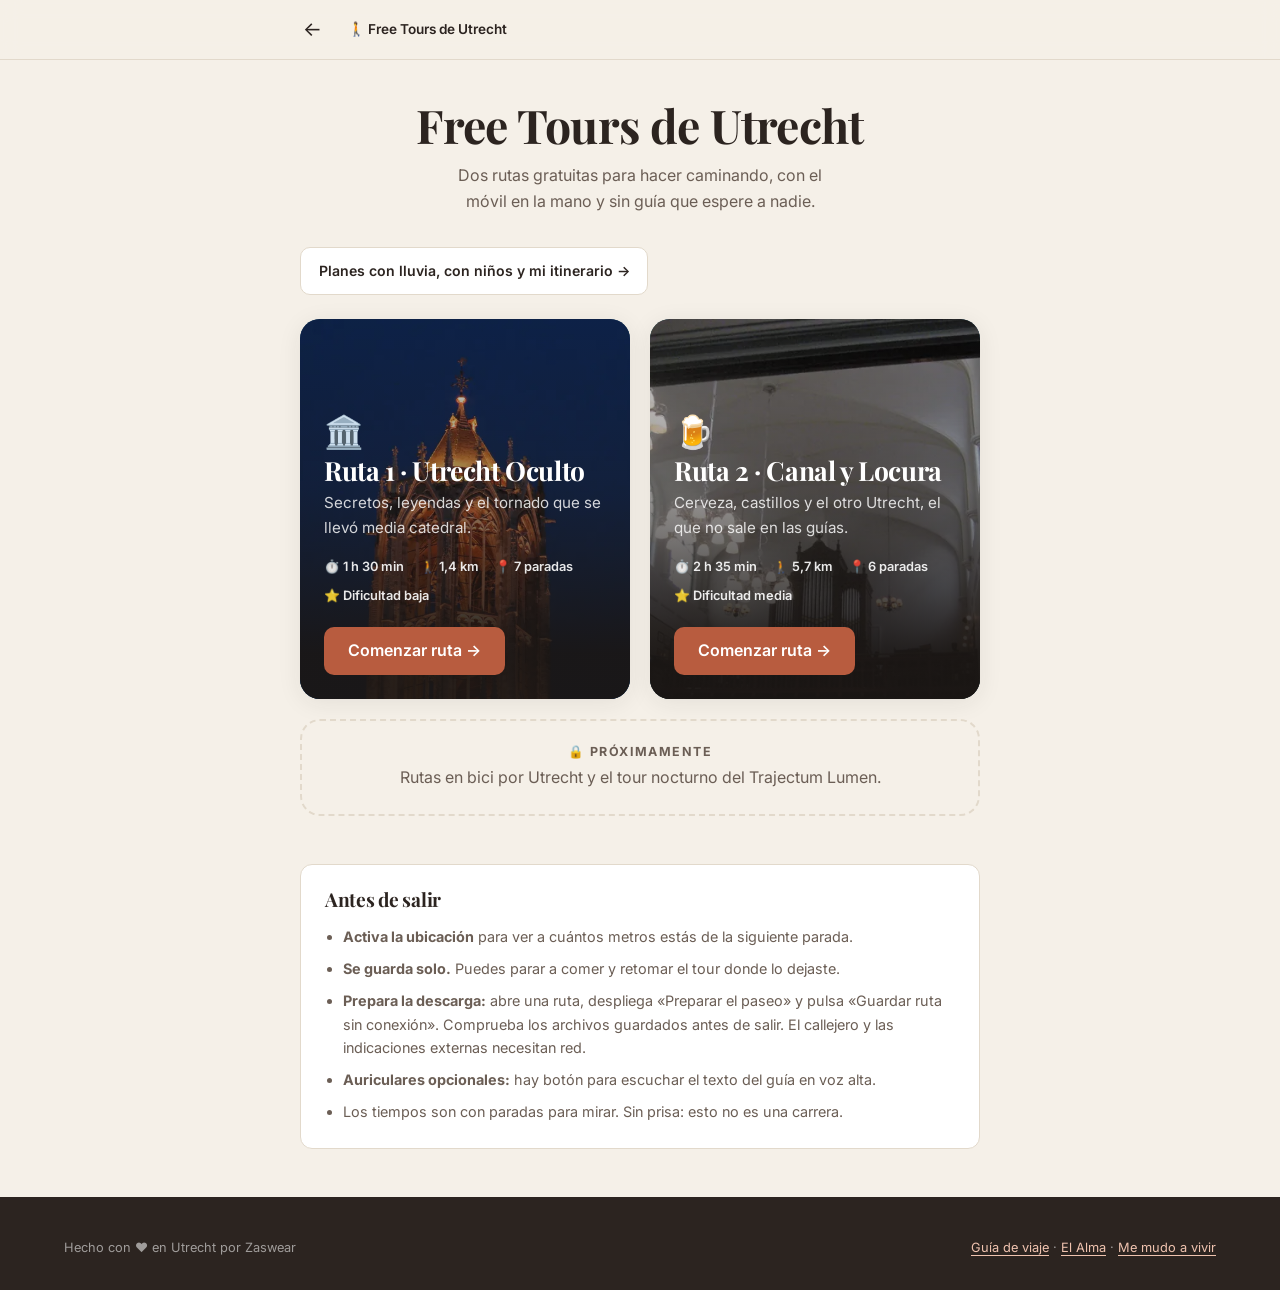
<file: free-tour/index.html>
<!DOCTYPE html>
<html lang="es">
<head>
  <meta charset="UTF-8" />
  <meta name="viewport" content="width=device-width, initial-scale=1, viewport-fit=cover" />
  <title>Free Tours de Utrecht · Mijn Utrecht</title>
  <meta name="description" content="Dos free tours digitales de Utrecht en español para hacer caminando con el móvil: historia, leyendas, cerveza y retos en cada parada." />
  <meta name="theme-color" content="#F5F0E8" />
  <link rel="canonical" href="https://zaswear.github.io/mijnutrecht/free-tour/" />

  <meta property="og:type" content="website" />
  <meta property="og:locale" content="es_ES" />
  <meta property="og:site_name" content="Mijn Utrecht" />
  <meta property="og:title" content="Free Tours de Utrecht · guiados desde tu móvil" />
  <meta property="og:description" content="Dos rutas gratuitas a pie por Utrecht con narración, datos históricos, retos de foto y acertijos." />
  <meta property="og:image" content="https://zaswear.github.io/mijnutrecht/fotos/optim/hero-1200.webp" />

  <link rel="icon" href="data:image/svg+xml,<svg xmlns='http://www.w3.org/2000/svg' viewBox='0 0 100 100'><text y='.9em' font-size='90'>🚶</text></svg>" />

  <link rel="preconnect" href="https://fonts.googleapis.com" />
  <link rel="preconnect" href="https://fonts.gstatic.com" crossorigin />
  <link href="https://fonts.googleapis.com/css2?family=Playfair+Display:wght@600;700&family=Inter:wght@400;500;600&display=swap" rel="stylesheet" />

  <style>
    :root{--color-piedra:#F5F0E8;--color-texto:#2C2420}
    body{margin:0;background:var(--color-piedra);color:var(--color-texto);font-family:'Inter',system-ui,sans-serif}
  </style>

  <link rel="stylesheet" href="../assets/css/main.css" />
  <link rel="stylesheet" href="css/free-tour.css" />
</head>

<body class="tour-container">
  <a class="skip-link" href="#rutas">Saltar al listado de rutas</a>

  <header class="tour-top">
    <div class="tour-top__row">
      <a class="tour-top__back" href="../index.html" aria-label="Volver a Mijn Utrecht">←</a>
      <span class="tour-top__title">🚶 Free Tours de Utrecht</span>
    </div>
  </header>

  <main>
    <div class="tour-wrap">
      <section class="ft-hero">
        <h1>Free Tours de Utrecht</h1>
        <p>Dos rutas gratuitas para hacer caminando, con el móvil en la mano y sin guía que espere a nadie.</p>
      </section>

      <!-- Se rellena por JS si hay una ruta a medias guardada -->
      <div id="ft-reanudar"></div><p class="ft-plan-link"><a class="btn-soft" href="../mi-plan.html">Planes con lluvia, con niños y mi itinerario →</a></p>

      <div class="ft-cards" id="rutas">

        <a class="ft-card" href="ruta.html?ruta=oculto" aria-label="Comenzar la ruta Utrecht Oculto: 7 paradas, hora y media">
          <img class="ft-card__bg" src="../fotos/optim/dom-800.webp" width="800" height="600"
               alt="" loading="lazy" decoding="async" />
          <div class="ft-card__body">
            <span class="ft-card__icon" aria-hidden="true">🏛️</span>
            <h2 class="ft-card__title">Ruta 1 · Utrecht Oculto</h2>
            <p class="ft-card__desc">Secretos, leyendas y el tornado que se llevó media catedral.</p>
            <p class="ft-card__meta">
              <span>⏱️ 1 h 30 min</span>
              <span>🚶 1,4 km</span>
              <span>📍 7 paradas</span>
              <span>⭐ Dificultad baja</span>
            </p>
            <span class="ft-card__cta">Comenzar ruta →</span>
          </div>
        </a>

        <a class="ft-card" href="ruta.html?ruta=locura" aria-label="Comenzar la ruta Canal y Locura: 6 paradas, 2 h 35 min">
          <img class="ft-card__bg" src="../fotos/optim/olivier-800.webp" width="800" height="450"
               alt="" loading="lazy" decoding="async" />
          <div class="ft-card__body">
            <span class="ft-card__icon" aria-hidden="true">🍺</span>
            <h2 class="ft-card__title">Ruta 2 · Canal y Locura</h2>
            <p class="ft-card__desc">Cerveza, castillos y el otro Utrecht, el que no sale en las guías.</p>
            <p class="ft-card__meta">
              <span>⏱️ 2 h 35 min</span>
              <span>🚶 5,7 km</span>
              <span>📍 6 paradas</span>
              <span>⭐ Dificultad media</span>
            </p>
            <span class="ft-card__cta">Comenzar ruta →</span>
          </div>
        </a>

        <div class="ft-card ft-card--soon">
          <h2>🔒 Próximamente</h2>
          <p>Rutas en bici por Utrecht y el tour nocturno del Trajectum Lumen.</p>
        </div>
      </div>

      <section class="ft-tips">
        <h2>Antes de salir</h2>
        <ul>
          <li><strong>Activa la ubicación</strong> para ver a cuántos metros estás de la siguiente parada.</li>
          <li><strong>Se guarda solo.</strong> Puedes parar a comer y retomar el tour donde lo dejaste.</li>
          <li><strong>Prepara la descarga:</strong> abre una ruta, despliega «Preparar el paseo» y pulsa «Guardar ruta sin conexión». Comprueba los archivos guardados antes de salir. El callejero y las indicaciones externas necesitan red.</li>
          <li><strong>Auriculares opcionales:</strong> hay botón para escuchar el texto del guía en voz alta.</li>
          <li>Los tiempos son con paradas para mirar. Sin prisa: esto no es una carrera.</li>
        </ul>
      </section>
    </div>
  </main>

  <footer class="footer" style="padding-block:2.5rem 2rem">
    <div class="wrap">
      <div class="footer__bottom" style="margin-top:0;border-top:none;padding-top:0">
        <p>Hecho con ❤️ en Utrecht por Zaswear</p>
        <p>
          <a href="../index.html">Guía de viaje</a> ·
          <a href="../historia.html">El Alma</a> ·
          <a href="../expat.html">Me mudo a vivir</a>
        </p>
      </div>
    </div>
  </footer>

  <script>
    // Prepara el Service Worker. Cada ruta ofrece su descarga explícita e inventario.
    if ('serviceWorker' in navigator && location.protocol !== 'file:') {
      navigator.serviceWorker.register('sw.js').catch(function () { /* sin offline */ });
    }

    // Si hay una ruta a medias, ofrecerla antes que nada
    (function () {
      var RUTAS = {
        oculto: { titulo: 'Utrecht Oculto', paradas: 7, icono: '🏛️' },
        locura: { titulo: 'Canal, Cerveza y Locura', paradas: 6, icono: '🍺' }
      };
      var guardado;
      try { guardado = JSON.parse(localStorage.getItem('mijnutrecht-tour-progress')) || {}; }
      catch (e) { return; }

      var pendiente = Object.keys(guardado)
        .map(function (id) { return guardado[id]; })
        .filter(function (p) { return p && !p.completedAt && p.currentStop > 0 && RUTAS[p.routeId]; })[0];
      if (!pendiente) return;

      var meta = RUTAS[pendiente.routeId];
      document.getElementById('ft-reanudar').innerHTML =
        '<div class="ft-reanudar">' +
          '<span aria-hidden="true" style="font-size:1.6rem">' + meta.icono + '</span>' +
          '<span class="ft-reanudar__texto">' +
            '<strong>Tienes una ruta a medias</strong>' +
            '<span>' + meta.titulo + ' · parada ' + (pendiente.currentStop + 1) + ' de ' + meta.paradas + '</span>' +
          '</span>' +
          '<a class="btn-soft" href="ruta.html?ruta=' + pendiente.routeId + '">Continuar →</a>' +
        '</div>';
    })();
  </script>
</body>
</html>
</file>
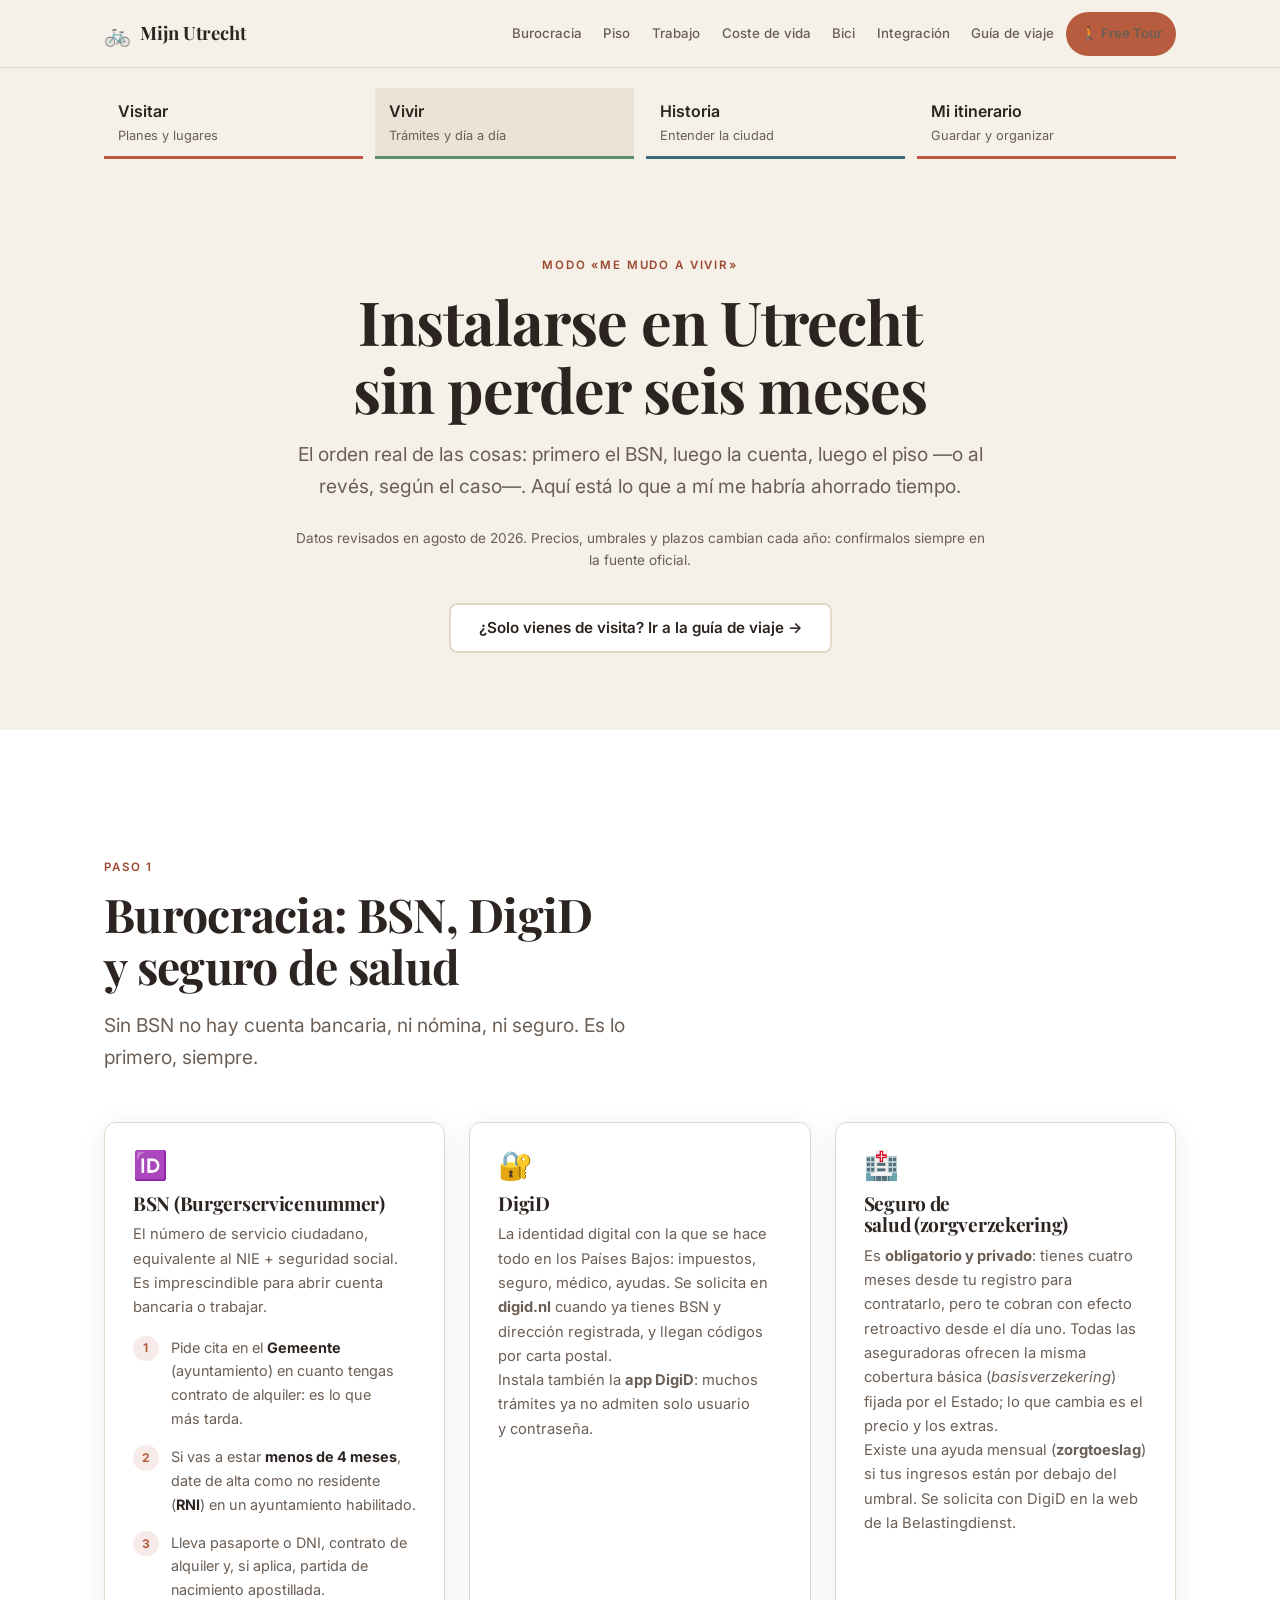
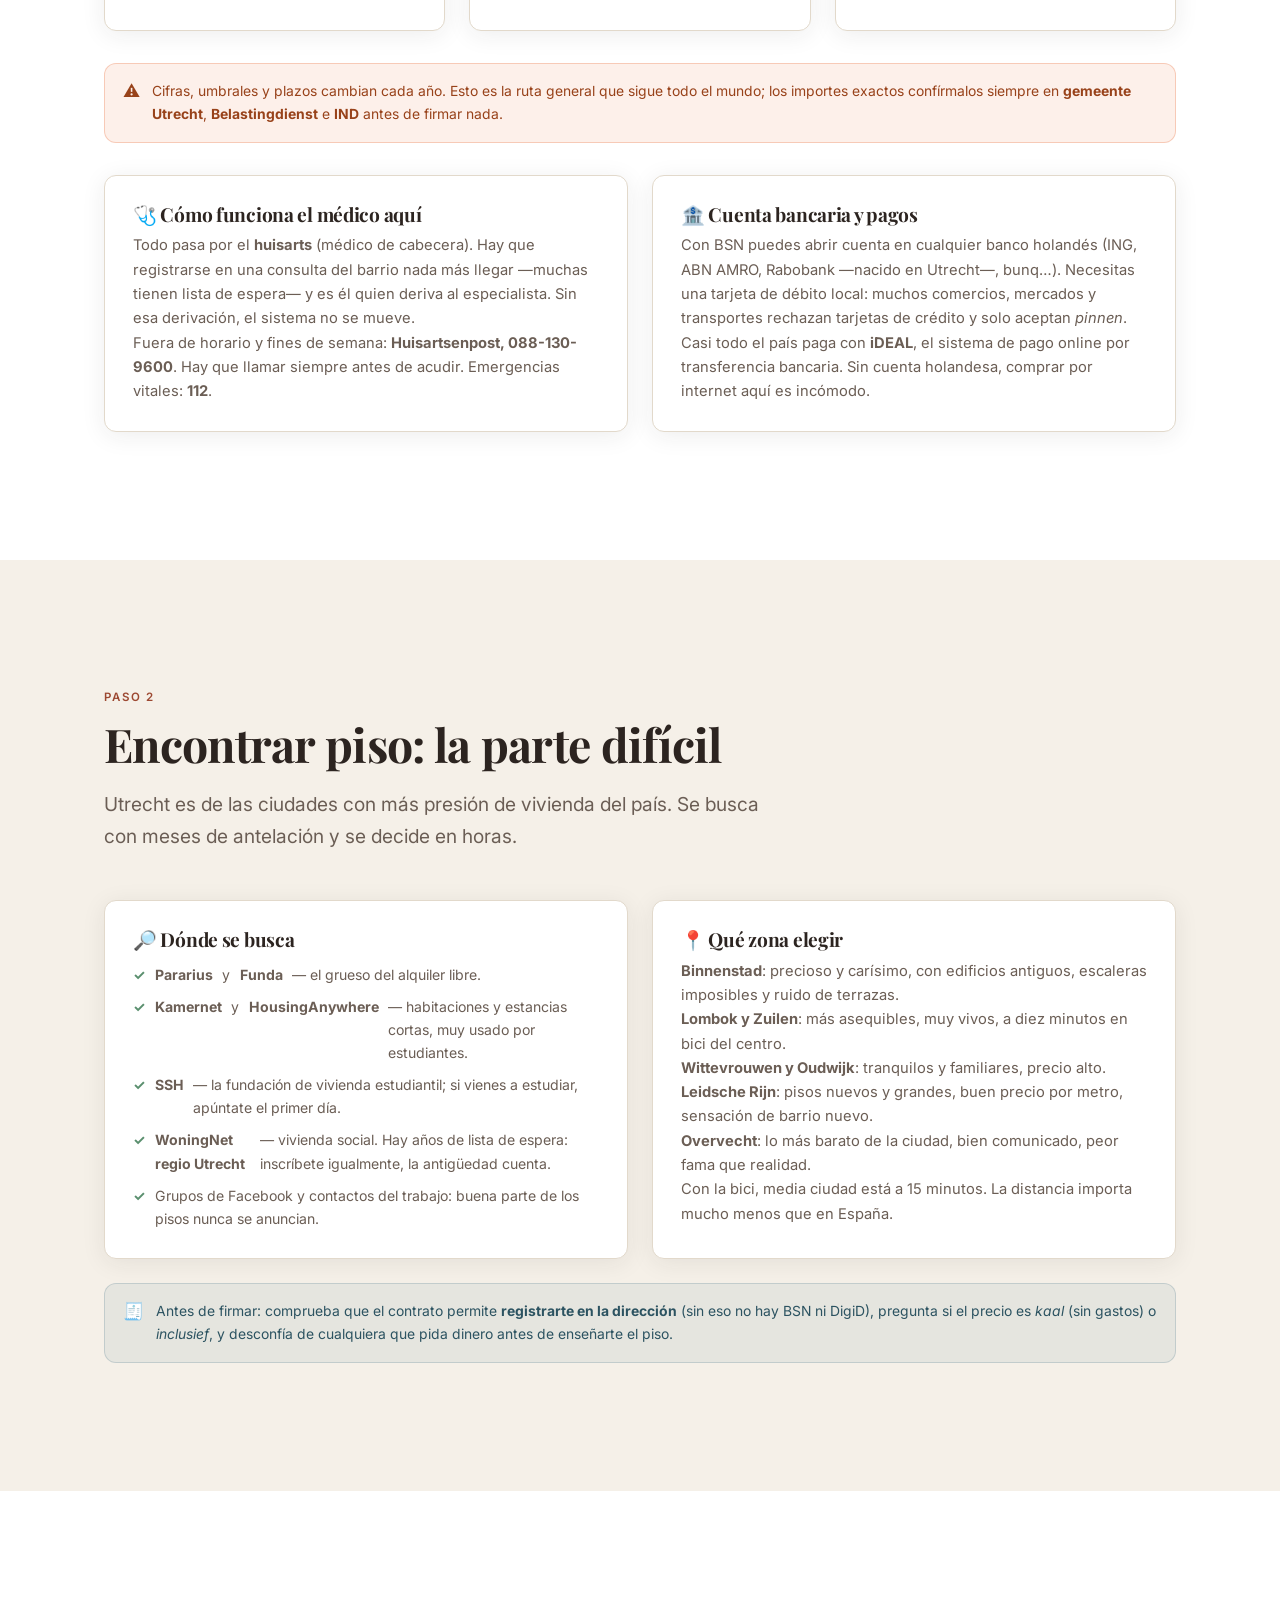
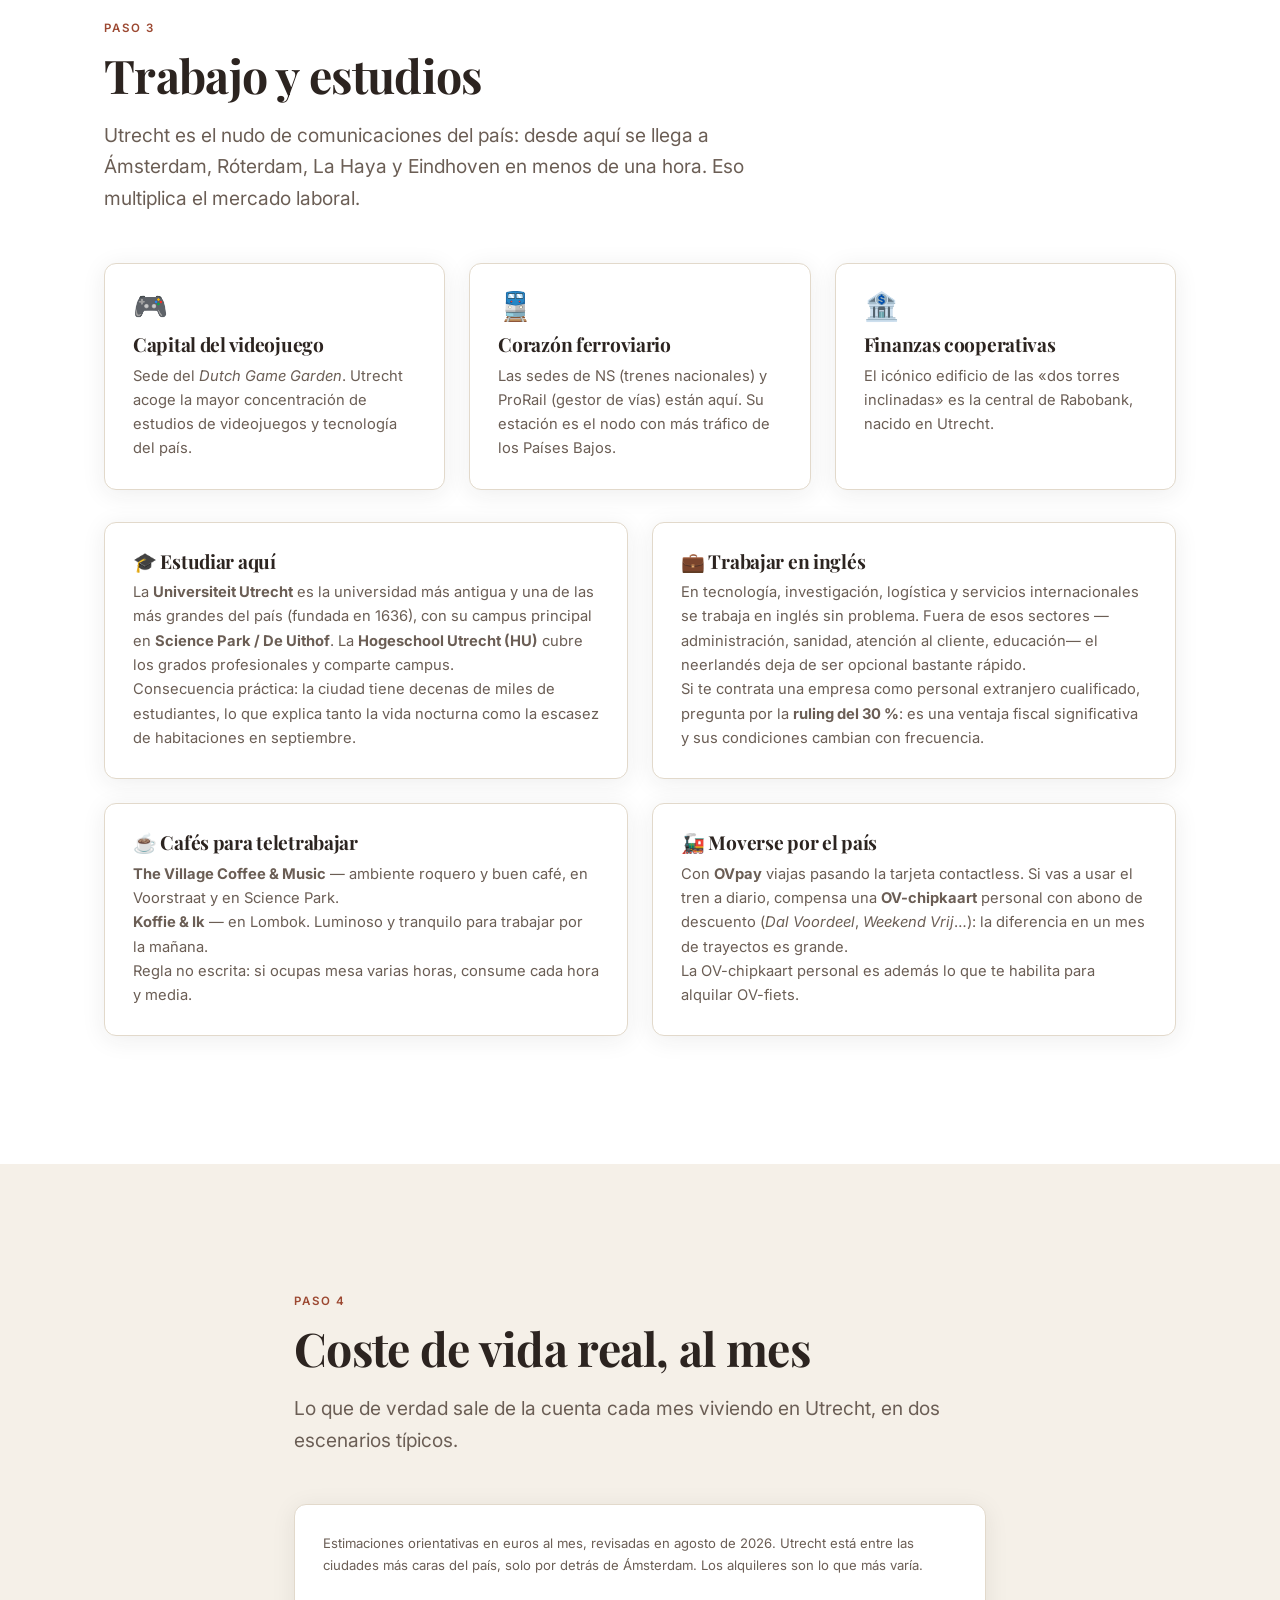
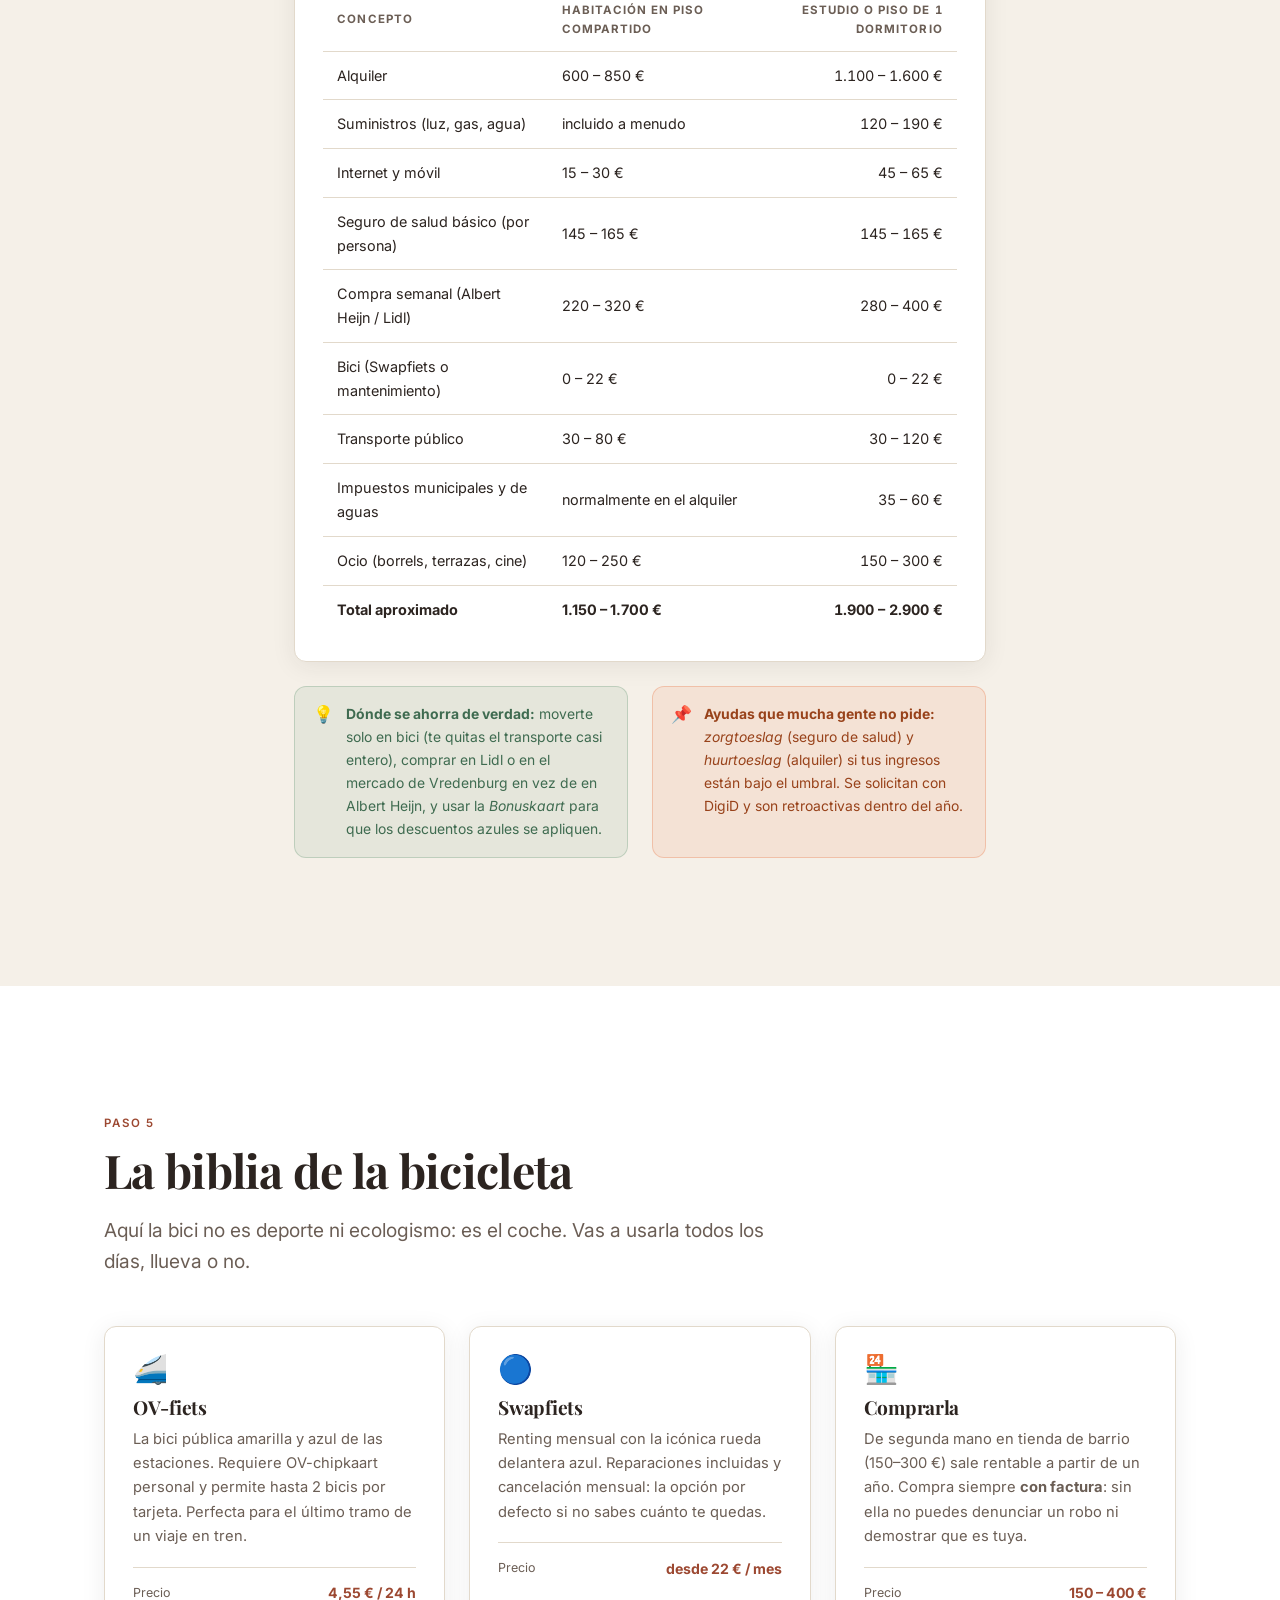
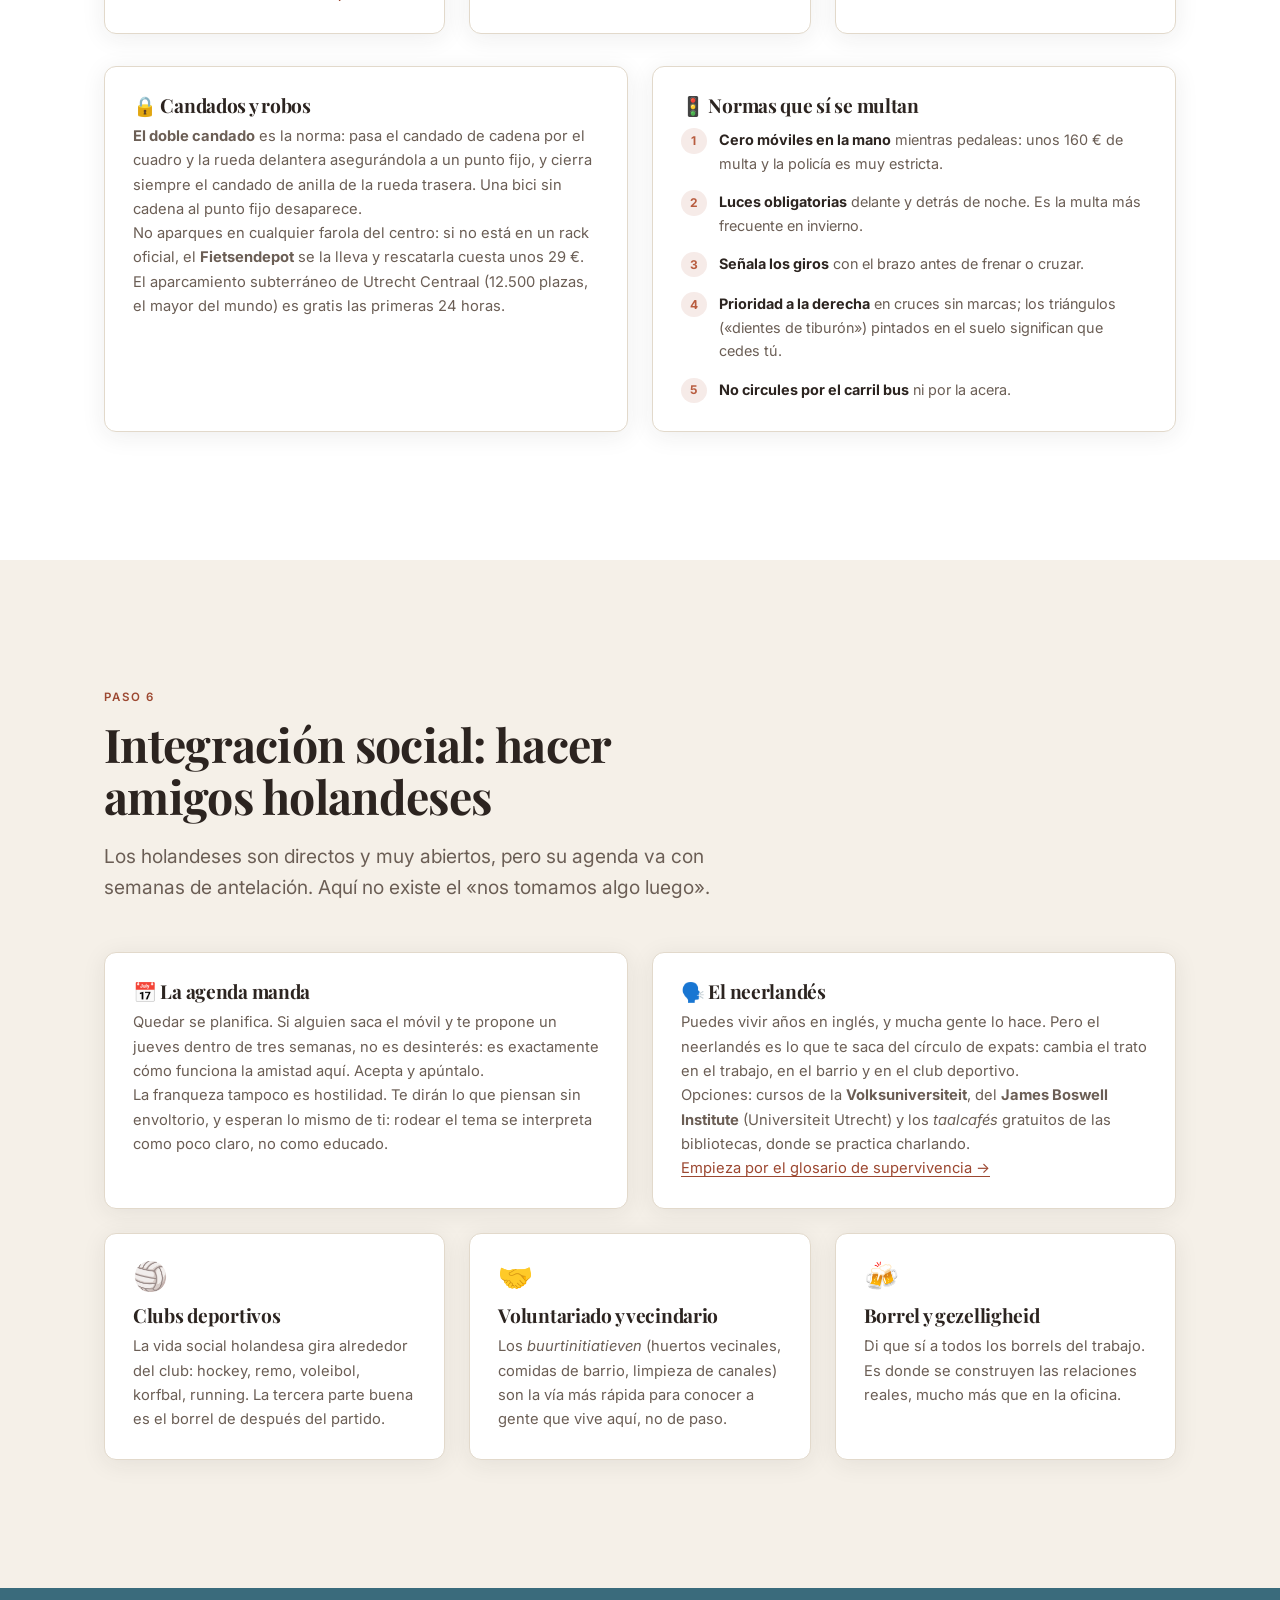
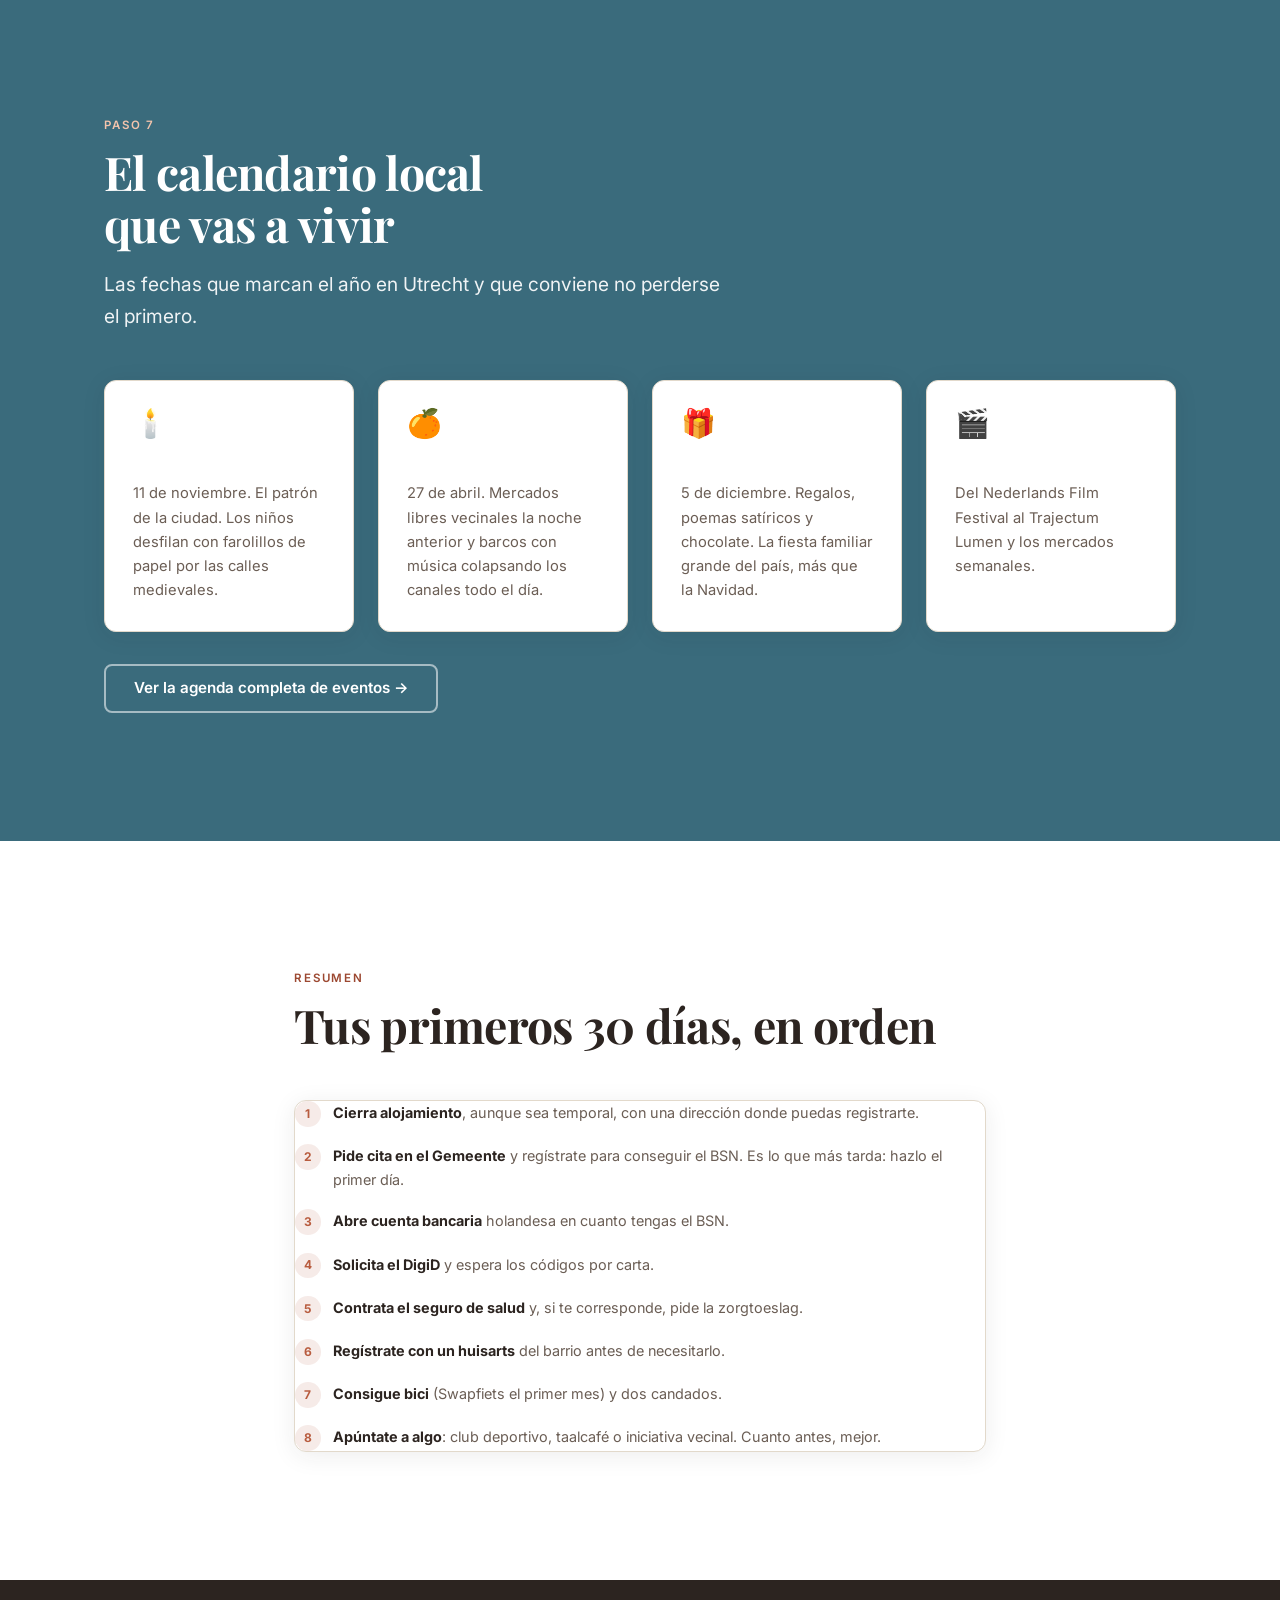
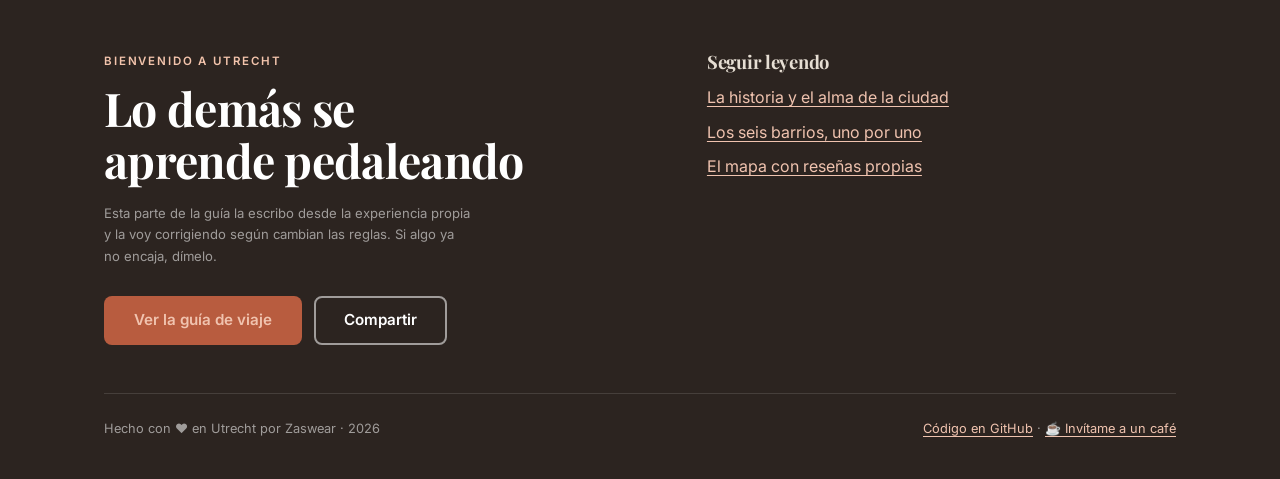
<file: expat.html>
<!DOCTYPE html>
<html lang="es">
<head>
  <meta charset="UTF-8" />
  <meta name="viewport" content="width=device-width, initial-scale=1" />
  <title>Mudarse a Utrecht: BSN, piso, coste de vida y bici · Mijn Utrecht</title>
  <meta name="description" content="Guía en español para mudarse a Utrecht: BSN y DigiD, seguro de salud, cómo encontrar piso, coste de vida real, la biblia de la bicicleta y cómo hacer amigos holandeses." />
  <meta name="theme-color" content="#F5F0E8" />
  <link rel="canonical" href="https://zaswear.github.io/mijnutrecht/expat.html" />

  <meta property="og:type" content="article" />
  <meta property="og:locale" content="es_ES" />
  <meta property="og:site_name" content="Mijn Utrecht" />
  <meta property="og:title" content="Mudarse a Utrecht: BSN, piso, coste de vida y bici" />
  <meta property="og:description" content="Lo que necesitas saber para instalarte en Utrecht, contado por alguien que ya pasó por ello." />
  <meta property="og:image" content="https://zaswear.github.io/mijnutrecht/fotos/optim/hero-1200.webp" />

  <link rel="icon" href="data:image/svg+xml,<svg xmlns='http://www.w3.org/2000/svg' viewBox='0 0 100 100'><text y='.9em' font-size='90'>🚲</text></svg>" />

  <link rel="preconnect" href="https://fonts.googleapis.com" />
  <link rel="preconnect" href="https://fonts.gstatic.com" crossorigin />
  <link href="https://fonts.googleapis.com/css2?family=Playfair+Display:ital,wght@0,600;0,700;1,400&family=Inter:wght@300;400;500;600&family=Caveat:wght@400;500&display=swap" rel="stylesheet" />

  <style>
    :root{--color-piedra:#F5F0E8;--color-texto:#2C2420;--nav-h:68px}
    body{margin:0;background:var(--color-piedra);color:var(--color-texto);font-family:'Inter',system-ui,sans-serif}
  </style>

  <link rel="stylesheet" href="assets/css/main.css" />
  <link rel="stylesheet" href="assets/css/components.css" />
  <link rel="stylesheet" href="assets/css/sections.css" />
  <link rel="stylesheet" href="assets/css/responsive.css" />
</head>

<body data-modo="expat">
  <a class="skip-link" href="#contenido">Saltar al contenido</a>

  <header class="nav nav--solid">
    <nav class="nav__inner" aria-label="Navegación principal">
      <a class="nav__brand" href="index.html"><span class="brand-mark" aria-hidden="true">🚲</span> Mijn Utrecht</a>
      <button class="nav__toggle" type="button" aria-expanded="false" aria-controls="nav-links" aria-label="Abrir menú">☰</button>
      <ul class="nav__links" id="nav-links">
        <li><a class="nav__link" href="#burocracia">Burocracia</a></li>
        <li><a class="nav__link" href="#piso">Piso</a></li>
        <li><a class="nav__link" href="#trabajo">Trabajo</a></li>
        <li><a class="nav__link" href="#costes">Coste de vida</a></li>
        <li><a class="nav__link" href="#bici">Bici</a></li>
        <li><a class="nav__link" href="#social">Integración</a></li>
        <li><a class="nav__link" href="index.html" data-modo="turista">Guía de viaje</a></li>
        <li><a class="nav__link nav__link--highlight" href="free-tour/">🚶 Free Tour</a></li>
      </ul>
      <a class="nav__cta" href="#burocracia">Empezar por el BSN</a>
    </nav>
  </header>

  <main id="contenido" style="padding-top:var(--nav-h)">
<nav class="guide-paths wrap" aria-label="Explora Mijn Utrecht">
  <a href="index.html" data-guide="turista">Visitar <span>Planes y lugares</span></a>
  <a href="expat.html" data-guide="expat" aria-current="page">Vivir <span>Trámites y día a día</span></a>
  <a href="historia.html" data-guide="historia">Historia <span>Entender la ciudad</span></a>
  <a href="mi-plan.html" data-guide="plan">Mi itinerario <span>Guardar y organizar</span></a>
</nav>

    <!-- ══════════════ INTRO ══════════════ -->
    <section class="section section--tight">
      <div class="wrap wrap--narrow" style="text-align:center">
        <span class="eyebrow">Modo «me mudo a vivir»</span>
        <h1 style="font-size:clamp(2.4rem,6vw,3.8rem)">Instalarse en Utrecht sin perder seis meses</h1>
        <p class="lead" style="margin-inline:auto;margin-top:1rem">
          El orden real de las cosas: primero el BSN, luego la cuenta, luego el piso —o al revés,
          según el caso—. Aquí está lo que a mí me habría ahorrado tiempo.
        </p>
        <p class="small muted" style="margin-top:1.5rem">
          Datos revisados en <time datetime="2026-08">agosto de 2026</time>.
          Precios, umbrales y plazos cambian cada año: confírmalos siempre en la fuente oficial.
        </p>
        <p style="margin-top:2rem">
          <a class="btn btn-ghost" href="index.html" data-modo="turista">¿Solo vienes de visita? Ir a la guía de viaje →</a>
        </p>
      </div>
    </section>

    <!-- ══════════════ 1 · BUROCRACIA ══════════════ -->
    <section class="section section--paper" id="burocracia" aria-labelledby="buro-h">
      <div class="wrap">
        <div class="section-head reveal">
          <span class="eyebrow">Paso 1</span>
          <h2 id="buro-h">Burocracia: BSN, DigiD y seguro de salud</h2>
          <p class="lead">
            Sin BSN no hay cuenta bancaria, ni nómina, ni seguro. Es lo primero, siempre.
          </p>
        </div>

        <div class="grid grid-3" style="margin-bottom:2rem">
          <article class="card card--lift reveal">
            <span class="card__icon" aria-hidden="true">🆔</span>
            <h3 class="card__title">BSN (Burgerservicenummer)</h3>
            <p class="card__text">
              El número de servicio ciudadano, equivalente al NIE + seguridad social. Es imprescindible
              para abrir cuenta bancaria o trabajar.
            </p>
            <ol class="num-list" style="margin-top:1rem">
              <li><span>Pide cita en el <strong>Gemeente</strong> (ayuntamiento) en cuanto tengas contrato de alquiler: es lo que más tarda.</span></li>
              <li><span>Si vas a estar <strong>menos de 4 meses</strong>, date de alta como no residente (<strong>RNI</strong>) en un ayuntamiento habilitado.</span></li>
              <li><span>Lleva pasaporte o DNI, contrato de alquiler y, si aplica, partida de nacimiento apostillada.</span></li>
            </ol>
          </article>

          <article class="card card--lift reveal">
            <span class="card__icon" aria-hidden="true">🔐</span>
            <h3 class="card__title">DigiD</h3>
            <p class="card__text">
              La identidad digital con la que se hace todo en los Países Bajos: impuestos, seguro,
              médico, ayudas. Se solicita en <strong>digid.nl</strong> cuando ya tienes BSN y dirección
              registrada, y llegan códigos por carta postal.
            </p>
            <p class="card__text">
              Instala también la <strong>app DigiD</strong>: muchos trámites ya no admiten solo usuario
              y contraseña.
            </p>
          </article>

          <article class="card card--lift reveal">
            <span class="card__icon" aria-hidden="true">🏥</span>
            <h3 class="card__title">Seguro de salud (zorgverzekering)</h3>
            <p class="card__text">
              Es <strong>obligatorio y privado</strong>: tienes cuatro meses desde tu registro para
              contratarlo, pero te cobran con efecto retroactivo desde el día uno. Todas las aseguradoras
              ofrecen la misma cobertura básica (<em>basisverzekering</em>) fijada por el Estado; lo que
              cambia es el precio y los extras.
            </p>
            <p class="card__text">
              Existe una ayuda mensual (<strong>zorgtoeslag</strong>) si tus ingresos están por debajo del
              umbral. Se solicita con DigiD en la web de la Belastingdienst.
            </p>
          </article>
        </div>

        <div class="callout callout--warn">
          <span class="callout__icon" aria-hidden="true">⚠️</span>
          <p>
            Cifras, umbrales y plazos cambian cada año. Esto es la ruta general que sigue todo el mundo;
            los importes exactos confírmalos siempre en <strong>gemeente Utrecht</strong>,
            <strong>Belastingdienst</strong> e <strong>IND</strong> antes de firmar nada.
          </p>
        </div>

        <div class="grid grid-2" style="margin-top:2rem">
          <article class="card reveal">
            <h3 class="card__title">🩺 Cómo funciona el médico aquí</h3>
            <p class="card__text">
              Todo pasa por el <strong>huisarts</strong> (médico de cabecera). Hay que registrarse en una
              consulta del barrio nada más llegar —muchas tienen lista de espera— y es él quien deriva al
              especialista. Sin esa derivación, el sistema no se mueve.
            </p>
            <p class="card__text small">
              Fuera de horario y fines de semana: <strong>Huisartsenpost, 088-130-9600</strong>.
              Hay que llamar siempre antes de acudir. Emergencias vitales: <strong>112</strong>.
            </p>
          </article>
          <article class="card reveal">
            <h3 class="card__title">🏦 Cuenta bancaria y pagos</h3>
            <p class="card__text">
              Con BSN puedes abrir cuenta en cualquier banco holandés (ING, ABN AMRO, Rabobank —nacido en
              Utrecht—, bunq…). Necesitas una tarjeta de débito local: muchos comercios, mercados y
              transportes rechazan tarjetas de crédito y solo aceptan <em>pinnen</em>.
            </p>
            <p class="card__text">
              Casi todo el país paga con <strong>iDEAL</strong>, el sistema de pago online por
              transferencia bancaria. Sin cuenta holandesa, comprar por internet aquí es incómodo.
            </p>
          </article>
        </div>
      </div>
    </section>

    <!-- ══════════════ 2 · PISO ══════════════ -->
    <section class="section" id="piso" aria-labelledby="piso-h">
      <div class="wrap">
        <div class="section-head reveal">
          <span class="eyebrow">Paso 2</span>
          <h2 id="piso-h">Encontrar piso: la parte difícil</h2>
          <p class="lead">
            Utrecht es de las ciudades con más presión de vivienda del país. Se busca con meses de
            antelación y se decide en horas.
          </p>
        </div>

        <div class="grid grid-2">
          <article class="card reveal">
            <h3 class="card__title">🔎 Dónde se busca</h3>
            <ul class="tick-list" style="margin-top:0.75rem">
              <li><strong>Pararius</strong> y <strong>Funda</strong> — el grueso del alquiler libre.</li>
              <li><strong>Kamernet</strong> y <strong>HousingAnywhere</strong> — habitaciones y estancias cortas, muy usado por estudiantes.</li>
              <li><strong>SSH</strong> — la fundación de vivienda estudiantil; si vienes a estudiar, apúntate el primer día.</li>
              <li><strong>WoningNet regio Utrecht</strong> — vivienda social. Hay años de lista de espera: inscríbete igualmente, la antigüedad cuenta.</li>
              <li>Grupos de Facebook y contactos del trabajo: buena parte de los pisos nunca se anuncian.</li>
            </ul>
          </article>

          <article class="card reveal">
            <h3 class="card__title">📍 Qué zona elegir</h3>
            <p class="card__text">
              <strong>Binnenstad</strong>: precioso y carísimo, con edificios antiguos, escaleras imposibles
              y ruido de terrazas.<br />
              <strong>Lombok y Zuilen</strong>: más asequibles, muy vivos, a diez minutos en bici del centro.<br />
              <strong>Wittevrouwen y Oudwijk</strong>: tranquilos y familiares, precio alto.<br />
              <strong>Leidsche Rijn</strong>: pisos nuevos y grandes, buen precio por metro, sensación de barrio nuevo.<br />
              <strong>Overvecht</strong>: lo más barato de la ciudad, bien comunicado, peor fama que realidad.
            </p>
            <p class="card__text small">
              Con la bici, media ciudad está a 15 minutos. La distancia importa mucho menos que en España.
            </p>
          </article>
        </div>

        <div class="callout" style="margin-top:1.5rem">
          <span class="callout__icon" aria-hidden="true">🧾</span>
          <p>
            Antes de firmar: comprueba que el contrato permite <strong>registrarte en la dirección</strong>
            (sin eso no hay BSN ni DigiD), pregunta si el precio es <em>kaal</em> (sin gastos) o
            <em>inclusief</em>, y desconfía de cualquiera que pida dinero antes de enseñarte el piso.
          </p>
        </div>
      </div>
    </section>

    <!-- ══════════════ 3 · TRABAJO Y ESTUDIOS ══════════════ -->
    <section class="section section--paper" id="trabajo" aria-labelledby="trabajo-h">
      <div class="wrap">
        <div class="section-head reveal">
          <span class="eyebrow">Paso 3</span>
          <h2 id="trabajo-h">Trabajo y estudios</h2>
          <p class="lead">
            Utrecht es el nudo de comunicaciones del país: desde aquí se llega a Ámsterdam, Róterdam,
            La Haya y Eindhoven en menos de una hora. Eso multiplica el mercado laboral.
          </p>
        </div>

        <div class="grid grid-3" style="margin-bottom:2rem">
          <article class="card card--lift reveal">
            <span class="card__icon" aria-hidden="true">🎮</span>
            <h3 class="card__title">Capital del videojuego</h3>
            <p class="card__text">Sede del <em>Dutch Game Garden</em>. Utrecht acoge la mayor concentración de estudios de videojuegos y tecnología del país.</p>
          </article>
          <article class="card card--lift reveal">
            <span class="card__icon" aria-hidden="true">🚆</span>
            <h3 class="card__title">Corazón ferroviario</h3>
            <p class="card__text">Las sedes de NS (trenes nacionales) y ProRail (gestor de vías) están aquí. Su estación es el nodo con más tráfico de los Países Bajos.</p>
          </article>
          <article class="card card--lift reveal">
            <span class="card__icon" aria-hidden="true">🏦</span>
            <h3 class="card__title">Finanzas cooperativas</h3>
            <p class="card__text">El icónico edificio de las «dos torres inclinadas» es la central de Rabobank, nacido en Utrecht.</p>
          </article>
        </div>

        <div class="grid grid-2">
          <article class="card reveal">
            <h3 class="card__title">🎓 Estudiar aquí</h3>
            <p class="card__text">
              La <strong>Universiteit Utrecht</strong> es la universidad más antigua y una de las más
              grandes del país (fundada en 1636), con su campus principal en <strong>Science Park /
              De Uithof</strong>. La <strong>Hogeschool Utrecht (HU)</strong> cubre los grados
              profesionales y comparte campus.
            </p>
            <p class="card__text small">
              Consecuencia práctica: la ciudad tiene decenas de miles de estudiantes, lo que explica
              tanto la vida nocturna como la escasez de habitaciones en septiembre.
            </p>
          </article>
          <article class="card reveal">
            <h3 class="card__title">💼 Trabajar en inglés</h3>
            <p class="card__text">
              En tecnología, investigación, logística y servicios internacionales se trabaja en inglés sin
              problema. Fuera de esos sectores —administración, sanidad, atención al cliente, educación—
              el neerlandés deja de ser opcional bastante rápido.
            </p>
            <p class="card__text">
              Si te contrata una empresa como personal extranjero cualificado, pregunta por la
              <strong>ruling del 30 %</strong>: es una ventaja fiscal significativa y sus condiciones
              cambian con frecuencia.
            </p>
          </article>
        </div>

        <div class="grid grid-2" style="margin-top:1.5rem">
          <article class="card reveal">
            <h3 class="card__title">☕ Cafés para teletrabajar</h3>
            <p class="card__text"><strong>The Village Coffee &amp; Music</strong> — ambiente roquero y buen café, en Voorstraat y en Science Park.</p>
            <p class="card__text"><strong>Koffie &amp; Ik</strong> — en Lombok. Luminoso y tranquilo para trabajar por la mañana.</p>
            <p class="card__text small">Regla no escrita: si ocupas mesa varias horas, consume cada hora y media.</p>
          </article>
          <article class="card reveal">
            <h3 class="card__title">🚂 Moverse por el país</h3>
            <p class="card__text">
              Con <strong>OVpay</strong> viajas pasando la tarjeta contactless. Si vas a usar el tren a
              diario, compensa una <strong>OV-chipkaart</strong> personal con abono de descuento
              (<em>Dal Voordeel</em>, <em>Weekend Vrij</em>…): la diferencia en un mes de trayectos es grande.
            </p>
            <p class="card__text small">La OV-chipkaart personal es además lo que te habilita para alquilar OV-fiets.</p>
          </article>
        </div>
      </div>
    </section>

    <!-- ══════════════ 4 · COSTE DE VIDA ══════════════ -->
    <section class="section" id="costes" aria-labelledby="costes-h">
      <div class="wrap wrap--narrow">
        <div class="section-head reveal">
          <span class="eyebrow">Paso 4</span>
          <h2 id="costes-h">Coste de vida real, al mes</h2>
          <p class="lead">
            Lo que de verdad sale de la cuenta cada mes viviendo en Utrecht, en dos escenarios típicos.
          </p>
        </div>

        <div class="tabla-wrap card reveal">
          <table class="tabla-costes">
            <caption>
              Estimaciones orientativas en euros al mes, revisadas en agosto de 2026. Utrecht está entre las
              ciudades más caras del país, solo por detrás de Ámsterdam. Los alquileres son lo que más varía.
            </caption>
            <thead>
              <tr>
                <th scope="col">Concepto</th>
                <th scope="col">Habitación en piso compartido</th>
                <th scope="col">Estudio o piso de 1 dormitorio</th>
              </tr>
            </thead>
            <tbody>
              <tr><td>Alquiler</td><td>600 – 850 €</td><td>1.100 – 1.600 €</td></tr>
              <tr><td>Suministros (luz, gas, agua)</td><td>incluido a menudo</td><td>120 – 190 €</td></tr>
              <tr><td>Internet y móvil</td><td>15 – 30 €</td><td>45 – 65 €</td></tr>
              <tr><td>Seguro de salud básico (por persona)</td><td>145 – 165 €</td><td>145 – 165 €</td></tr>
              <tr><td>Compra semanal (Albert Heijn / Lidl)</td><td>220 – 320 €</td><td>280 – 400 €</td></tr>
              <tr><td>Bici (Swapfiets o mantenimiento)</td><td>0 – 22 €</td><td>0 – 22 €</td></tr>
              <tr><td>Transporte público</td><td>30 – 80 €</td><td>30 – 120 €</td></tr>
              <tr><td>Impuestos municipales y de aguas</td><td>normalmente en el alquiler</td><td>35 – 60 €</td></tr>
              <tr><td>Ocio (borrels, terrazas, cine)</td><td>120 – 250 €</td><td>150 – 300 €</td></tr>
            </tbody>
            <tfoot>
              <tr><td>Total aproximado</td><td>1.150 – 1.700 €</td><td>1.900 – 2.900 €</td></tr>
            </tfoot>
          </table>
        </div>

        <div class="grid grid-2" style="margin-top:1.5rem">
          <div class="callout callout--verde">
            <span class="callout__icon" aria-hidden="true">💡</span>
            <p>
              <strong>Dónde se ahorra de verdad:</strong> moverte solo en bici (te quitas el transporte
              casi entero), comprar en Lidl o en el mercado de Vredenburg en vez de en Albert Heijn, y
              usar la <em>Bonuskaart</em> para que los descuentos azules se apliquen.
            </p>
          </div>
          <div class="callout callout--warn">
            <span class="callout__icon" aria-hidden="true">📌</span>
            <p>
              <strong>Ayudas que mucha gente no pide:</strong> <em>zorgtoeslag</em> (seguro de salud) y
              <em>huurtoeslag</em> (alquiler) si tus ingresos están bajo el umbral. Se solicitan con DigiD
              y son retroactivas dentro del año.
            </p>
          </div>
        </div>
      </div>
    </section>

    <!-- ══════════════ 5 · BICI ══════════════ -->
    <section class="section section--paper" id="bici" aria-labelledby="bici-h">
      <div class="wrap">
        <div class="section-head reveal">
          <span class="eyebrow">Paso 5</span>
          <h2 id="bici-h">La biblia de la bicicleta</h2>
          <p class="lead">
            Aquí la bici no es deporte ni ecologismo: es el coche. Vas a usarla todos los días,
            llueva o no.
          </p>
        </div>

        <div class="grid grid-3" style="margin-bottom:2rem">
          <article class="card card--lift reveal">
            <span class="card__icon" aria-hidden="true">🚄</span>
            <h3 class="card__title">OV-fiets</h3>
            <p class="card__text">La bici pública amarilla y azul de las estaciones. Requiere OV-chipkaart personal y permite hasta 2 bicis por tarjeta. Perfecta para el último tramo de un viaje en tren.</p>
            <p class="card__meta"><span>Precio</span><strong>4,55 € / 24 h</strong></p>
          </article>
          <article class="card card--lift reveal">
            <span class="card__icon" aria-hidden="true">🔵</span>
            <h3 class="card__title">Swapfiets</h3>
            <p class="card__text">Renting mensual con la icónica rueda delantera azul. Reparaciones incluidas y cancelación mensual: la opción por defecto si no sabes cuánto te quedas.</p>
            <p class="card__meta"><span>Precio</span><strong>desde 22 € / mes</strong></p>
          </article>
          <article class="card card--lift reveal">
            <span class="card__icon" aria-hidden="true">🏪</span>
            <h3 class="card__title">Comprarla</h3>
            <p class="card__text">De segunda mano en tienda de barrio (150–300 €) sale rentable a partir de un año. Compra siempre <strong>con factura</strong>: sin ella no puedes denunciar un robo ni demostrar que es tuya.</p>
            <p class="card__meta"><span>Precio</span><strong>150 – 400 €</strong></p>
          </article>
        </div>

        <div class="grid grid-2">
          <article class="card reveal">
            <h3 class="card__title">🔒 Candados y robos</h3>
            <p class="card__text">
              <strong>El doble candado</strong> es la norma: pasa el candado de cadena por el cuadro y la
              rueda delantera asegurándola a un punto fijo, y cierra siempre el candado de anilla de la
              rueda trasera. Una bici sin cadena al punto fijo desaparece.
            </p>
            <p class="card__text">
              No aparques en cualquier farola del centro: si no está en un rack oficial, el
              <strong>Fietsendepot</strong> se la lleva y rescatarla cuesta unos 29 €.
            </p>
            <p class="card__text small">
              El aparcamiento subterráneo de Utrecht Centraal (12.500 plazas, el mayor del mundo) es
              gratis las primeras 24 horas.
            </p>
          </article>

          <article class="card reveal">
            <h3 class="card__title">🚦 Normas que sí se multan</h3>
            <ol class="num-list" style="margin-top:0.75rem">
              <li><span><strong>Cero móviles en la mano</strong> mientras pedaleas: unos 160 € de multa y la policía es muy estricta.</span></li>
              <li><span><strong>Luces obligatorias</strong> delante y detrás de noche. Es la multa más frecuente en invierno.</span></li>
              <li><span><strong>Señala los giros</strong> con el brazo antes de frenar o cruzar.</span></li>
              <li><span><strong>Prioridad a la derecha</strong> en cruces sin marcas; los triángulos («dientes de tiburón») pintados en el suelo significan que cedes tú.</span></li>
              <li><span><strong>No circules por el carril bus</strong> ni por la acera.</span></li>
            </ol>
          </article>
        </div>
      </div>
    </section>

    <!-- ══════════════ 6 · INTEGRACIÓN ══════════════ -->
    <section class="section" id="social" aria-labelledby="social-h">
      <div class="wrap">
        <div class="section-head reveal">
          <span class="eyebrow">Paso 6</span>
          <h2 id="social-h">Integración social: hacer amigos holandeses</h2>
          <p class="lead">
            Los holandeses son directos y muy abiertos, pero su agenda va con semanas de antelación.
            Aquí no existe el «nos tomamos algo luego».
          </p>
        </div>

        <div class="grid grid-2" style="margin-bottom:1.5rem">
          <article class="card reveal">
            <h3 class="card__title">📅 La agenda manda</h3>
            <p class="card__text">
              Quedar se planifica. Si alguien saca el móvil y te propone un jueves dentro de tres semanas,
              no es desinterés: es exactamente cómo funciona la amistad aquí. Acepta y apúntalo.
            </p>
            <p class="card__text">
              La franqueza tampoco es hostilidad. Te dirán lo que piensan sin envoltorio, y esperan lo
              mismo de ti: rodear el tema se interpreta como poco claro, no como educado.
            </p>
          </article>
          <article class="card reveal">
            <h3 class="card__title">🗣️ El neerlandés</h3>
            <p class="card__text">
              Puedes vivir años en inglés, y mucha gente lo hace. Pero el neerlandés es lo que te saca del
              círculo de expats: cambia el trato en el trabajo, en el barrio y en el club deportivo.
            </p>
            <p class="card__text">
              Opciones: cursos de la <strong>Volksuniversiteit</strong>, del <strong>James Boswell
              Institute</strong> (Universiteit Utrecht) y los <em>taalcafés</em> gratuitos de las
              bibliotecas, donde se practica charlando.
            </p>
            <p class="card__text small"><a href="historia.html#glosario">Empieza por el glosario de supervivencia →</a></p>
          </article>
        </div>

        <div class="grid grid-3">
          <article class="card card--lift reveal">
            <span class="card__icon" aria-hidden="true">🏐</span>
            <h3 class="card__title">Clubs deportivos</h3>
            <p class="card__text">La vida social holandesa gira alrededor del club: hockey, remo, voleibol, korfbal, running. La tercera parte buena es el borrel de después del partido.</p>
          </article>
          <article class="card card--lift reveal">
            <span class="card__icon" aria-hidden="true">🤝</span>
            <h3 class="card__title">Voluntariado y vecindario</h3>
            <p class="card__text">Los <em>buurtinitiatieven</em> (huertos vecinales, comidas de barrio, limpieza de canales) son la vía más rápida para conocer a gente que vive aquí, no de paso.</p>
          </article>
          <article class="card card--lift reveal">
            <span class="card__icon" aria-hidden="true">🍻</span>
            <h3 class="card__title">Borrel y gezelligheid</h3>
            <p class="card__text">Di que sí a todos los borrels del trabajo. Es donde se construyen las relaciones reales, mucho más que en la oficina.</p>
          </article>
        </div>
      </div>
    </section>

    <!-- ══════════════ 7 · CALENDARIO ══════════════ -->
    <section class="section section--canal" id="calendario" aria-labelledby="cal-h">
      <div class="wrap">
        <div class="section-head reveal">
          <span class="eyebrow" style="color:#F3C4AC">Paso 7</span>
          <h2 id="cal-h">El calendario local que vas a vivir</h2>
          <p class="lead">Las fechas que marcan el año en Utrecht y que conviene no perderse el primero.</p>
        </div>

        <div class="grid grid-4">
          <article class="card reveal">
            <span class="card__icon" aria-hidden="true">🕯️</span>
            <h3 class="card__title">Sint Maarten</h3>
            <p class="card__text small">11 de noviembre. El patrón de la ciudad. Los niños desfilan con farolillos de papel por las calles medievales.</p>
          </article>
          <article class="card reveal">
            <span class="card__icon" aria-hidden="true">🍊</span>
            <h3 class="card__title">Koningsdag</h3>
            <p class="card__text small">27 de abril. Mercados libres vecinales la noche anterior y barcos con música colapsando los canales todo el día.</p>
          </article>
          <article class="card reveal">
            <span class="card__icon" aria-hidden="true">🎁</span>
            <h3 class="card__title">Sinterklaas</h3>
            <p class="card__text small">5 de diciembre. Regalos, poemas satíricos y chocolate. La fiesta familiar grande del país, más que la Navidad.</p>
          </article>
          <article class="card reveal">
            <span class="card__icon" aria-hidden="true">🎬</span>
            <h3 class="card__title">Festivals</h3>
            <p class="card__text small">Del Nederlands Film Festival al Trajectum Lumen y los mercados semanales.</p>
          </article>
        </div>

        <p style="margin-top:2rem">
          <a class="btn btn-secondary" href="historia.html#agenda">Ver la agenda completa de eventos →</a>
        </p>
      </div>
    </section>

    <!-- ══════════════ PRIMEROS 30 DÍAS ══════════════ -->
    <section class="section section--paper" aria-labelledby="check-h">
      <div class="wrap wrap--narrow">
        <div class="section-head reveal">
          <span class="eyebrow">Resumen</span>
          <h2 id="check-h">Tus primeros 30 días, en orden</h2>
        </div>
        <ol class="num-list card reveal" style="gap:1.1rem">
          <li><span><strong>Cierra alojamiento</strong>, aunque sea temporal, con una dirección donde puedas registrarte.</span></li>
          <li><span><strong>Pide cita en el Gemeente</strong> y regístrate para conseguir el BSN. Es lo que más tarda: hazlo el primer día.</span></li>
          <li><span><strong>Abre cuenta bancaria</strong> holandesa en cuanto tengas el BSN.</span></li>
          <li><span><strong>Solicita el DigiD</strong> y espera los códigos por carta.</span></li>
          <li><span><strong>Contrata el seguro de salud</strong> y, si te corresponde, pide la zorgtoeslag.</span></li>
          <li><span><strong>Regístrate con un huisarts</strong> del barrio antes de necesitarlo.</span></li>
          <li><span><strong>Consigue bici</strong> (Swapfiets el primer mes) y dos candados.</span></li>
          <li><span><strong>Apúntate a algo</strong>: club deportivo, taalcafé o iniciativa vecinal. Cuanto antes, mejor.</span></li>
        </ol>
      </div>
    </section>
  </main>

  <footer class="footer">
    <div class="wrap">
      <div class="footer__grid">
        <div>
          <span class="eyebrow" style="color:#F3C4AC">Bienvenido a Utrecht</span>
          <h2>Lo demás se aprende pedaleando</h2>
          <p class="footer__note" style="margin-top:1rem;max-width:46ch">
            Esta parte de la guía la escribo desde la experiencia propia y la voy corrigiendo según
            cambian las reglas. Si algo ya no encaja, dímelo.
          </p>
          <div class="footer__actions">
            <a class="btn btn-primary" href="index.html" data-modo="turista">Ver la guía de viaje</a>
            <button class="btn btn-secondary" type="button" data-share
                    data-share-text="Guía en español para mudarse a Utrecht">Compartir</button>
          </div>
        </div>
        <div>
          <h3 style="font-size:1.15rem">Seguir leyendo</h3>
          <ul style="list-style:none;padding:0;display:grid;gap:0.5rem;margin-top:0.75rem">
            <li><a href="historia.html">La historia y el alma de la ciudad</a></li>
            <li><a href="historia.html#barrios">Los seis barrios, uno por uno</a></li>
            <li><a href="index.html#mapa">El mapa con reseñas propias</a></li>
          </ul>
        </div>
      </div>
      <div class="footer__bottom">
        <p>Hecho con ❤️ en Utrecht por Zaswear · <span id="year">2026</span></p>
        <p><a href="https://github.com/zaswear/mijnutrecht" target="_blank" rel="noopener">Código en GitHub</a> ·
          <a href="https://ko-fi.com/zaswear" target="_blank" rel="noopener"
             aria-label="Invitar a un café en Ko-fi (abre en una ventana nueva)">☕ Invítame a un café</a></p>
      </div>
    </div>
  </footer>

  <script src="assets/js/main.js" defer></script>
  <script src="assets/js/animations.js" defer></script>
</body>
</html>
</file>
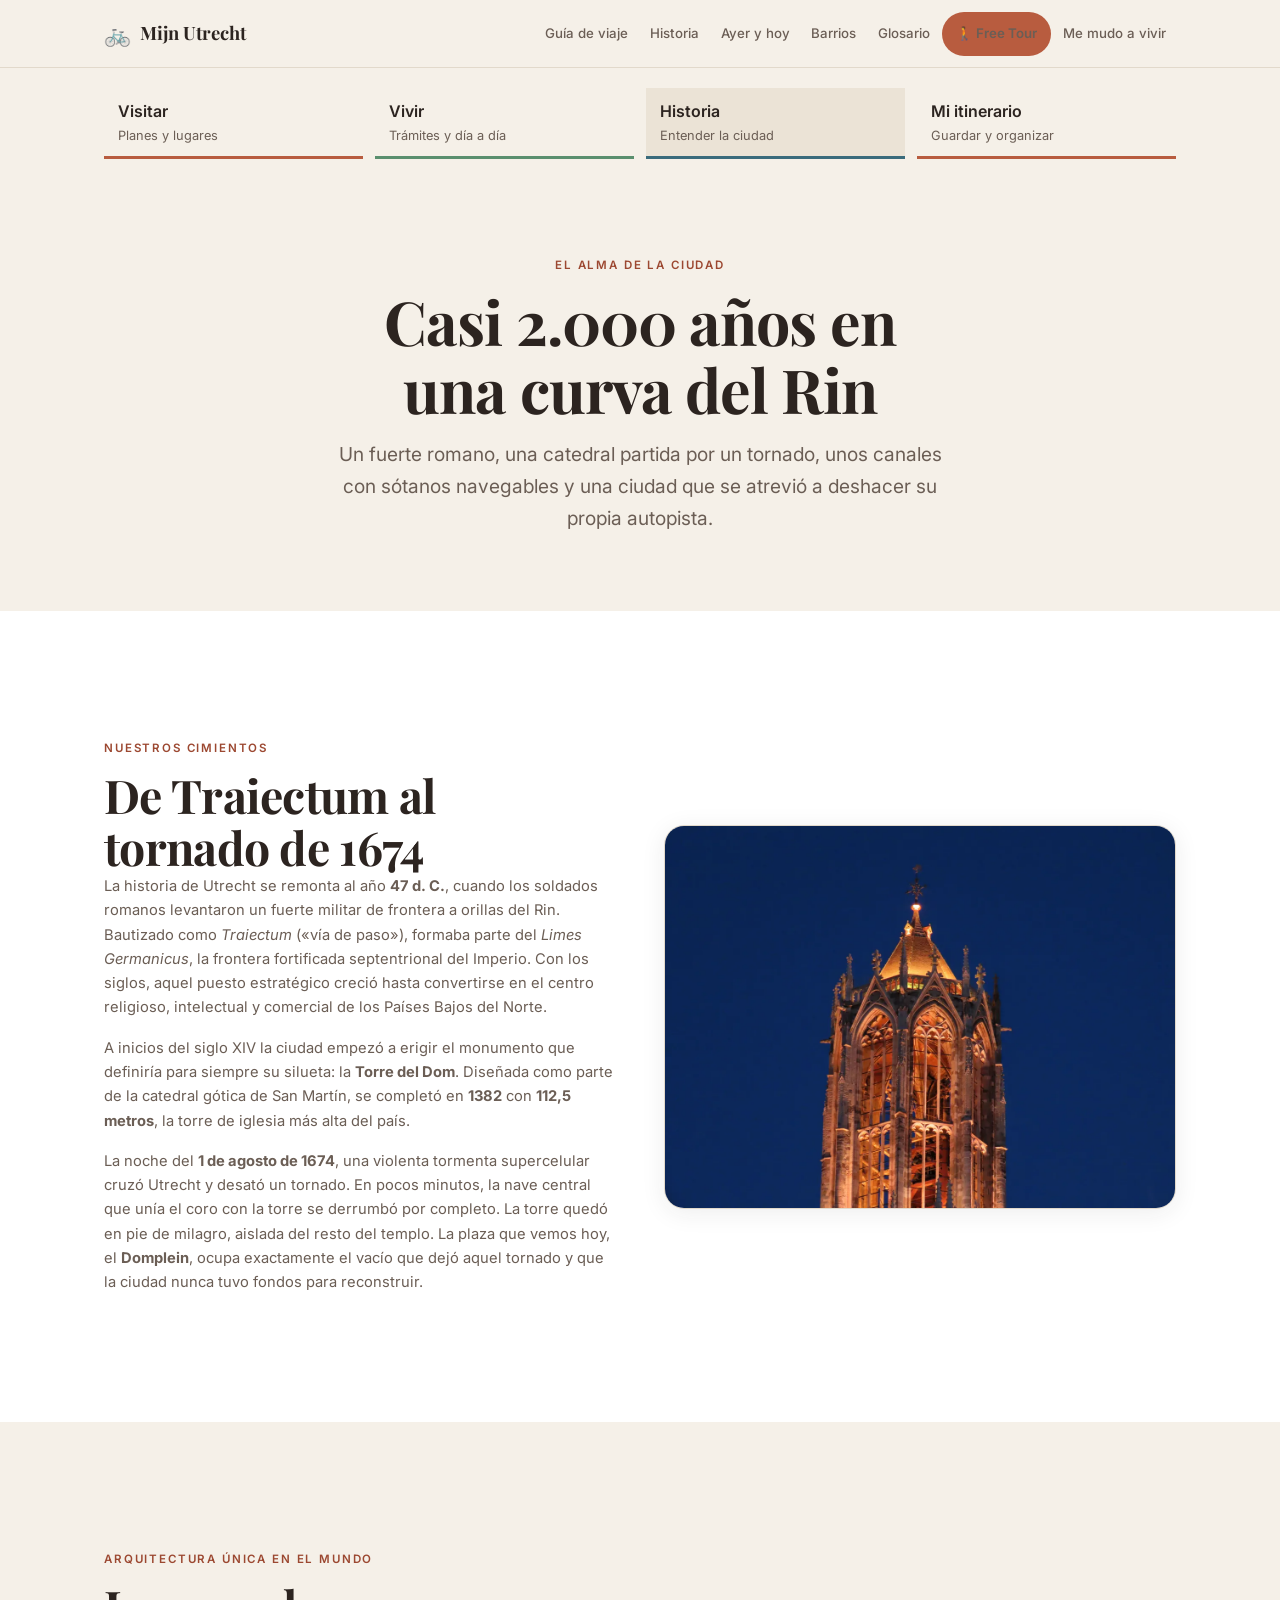
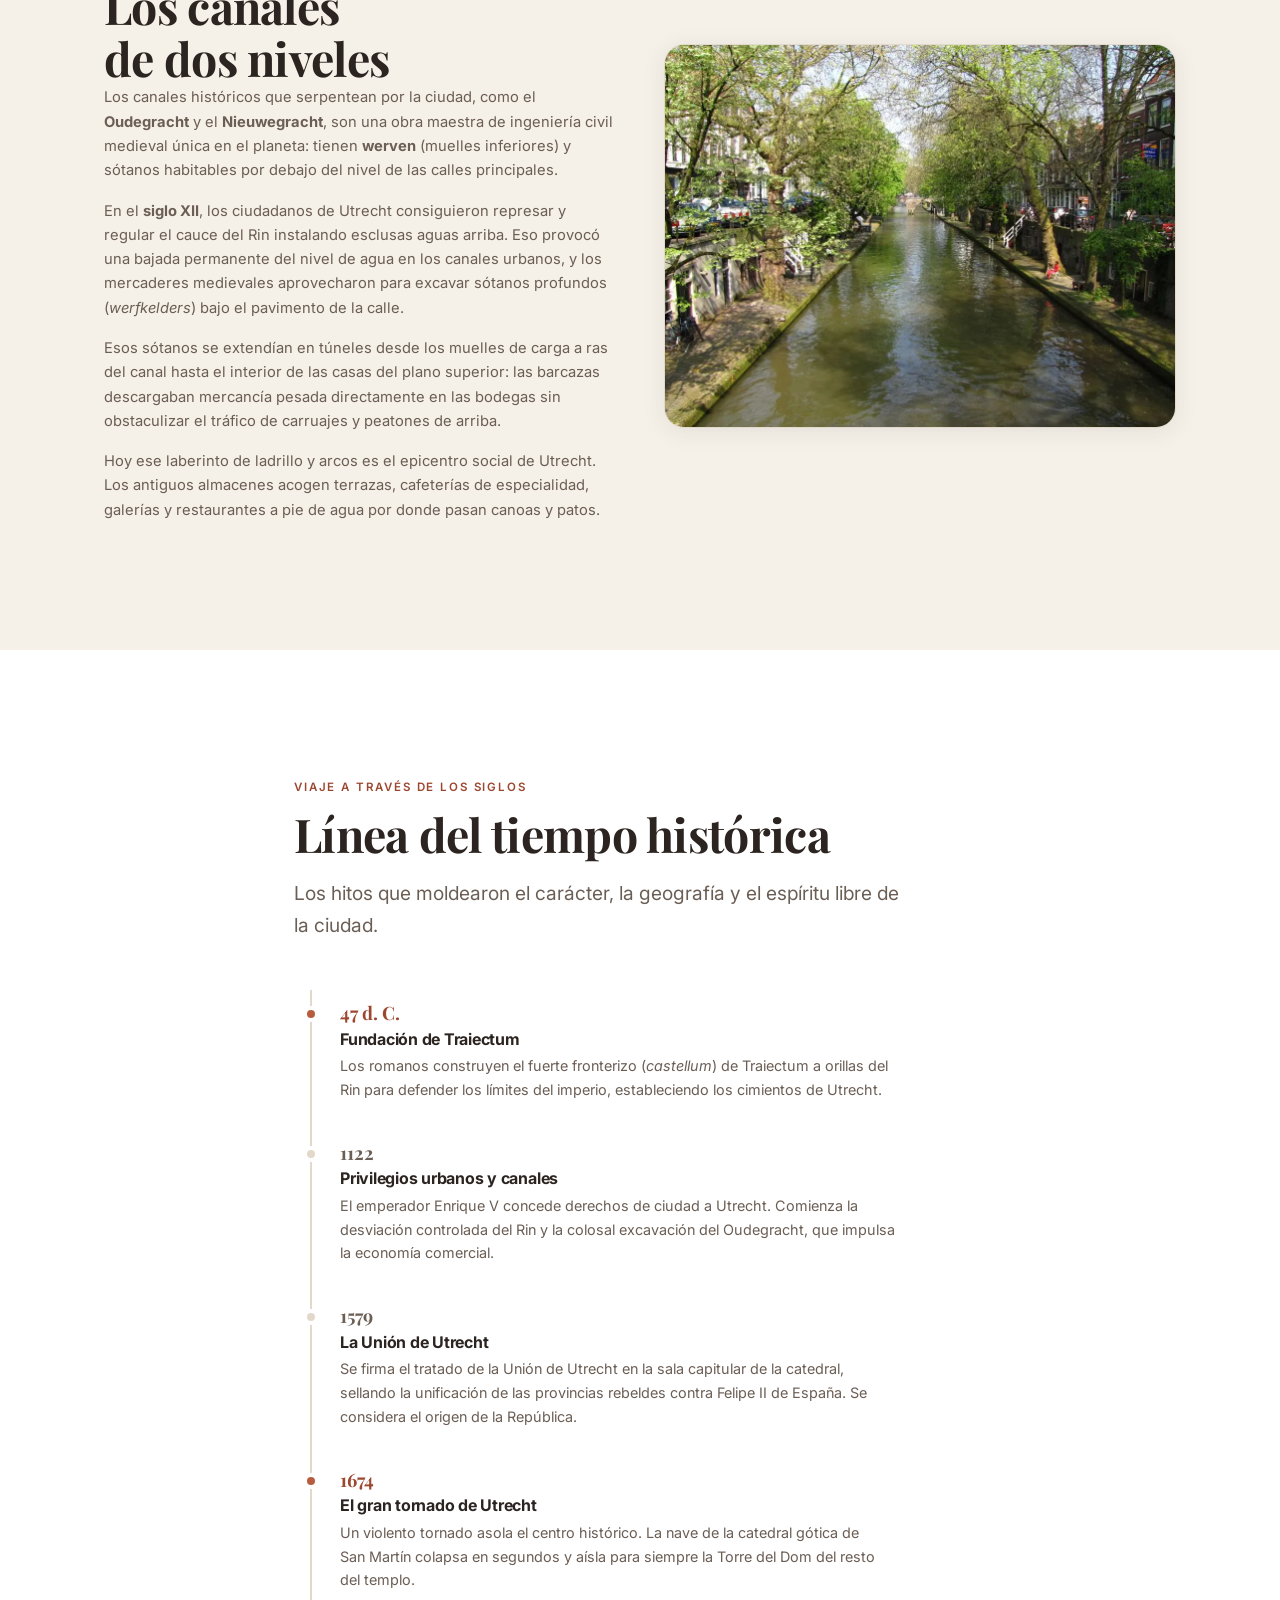
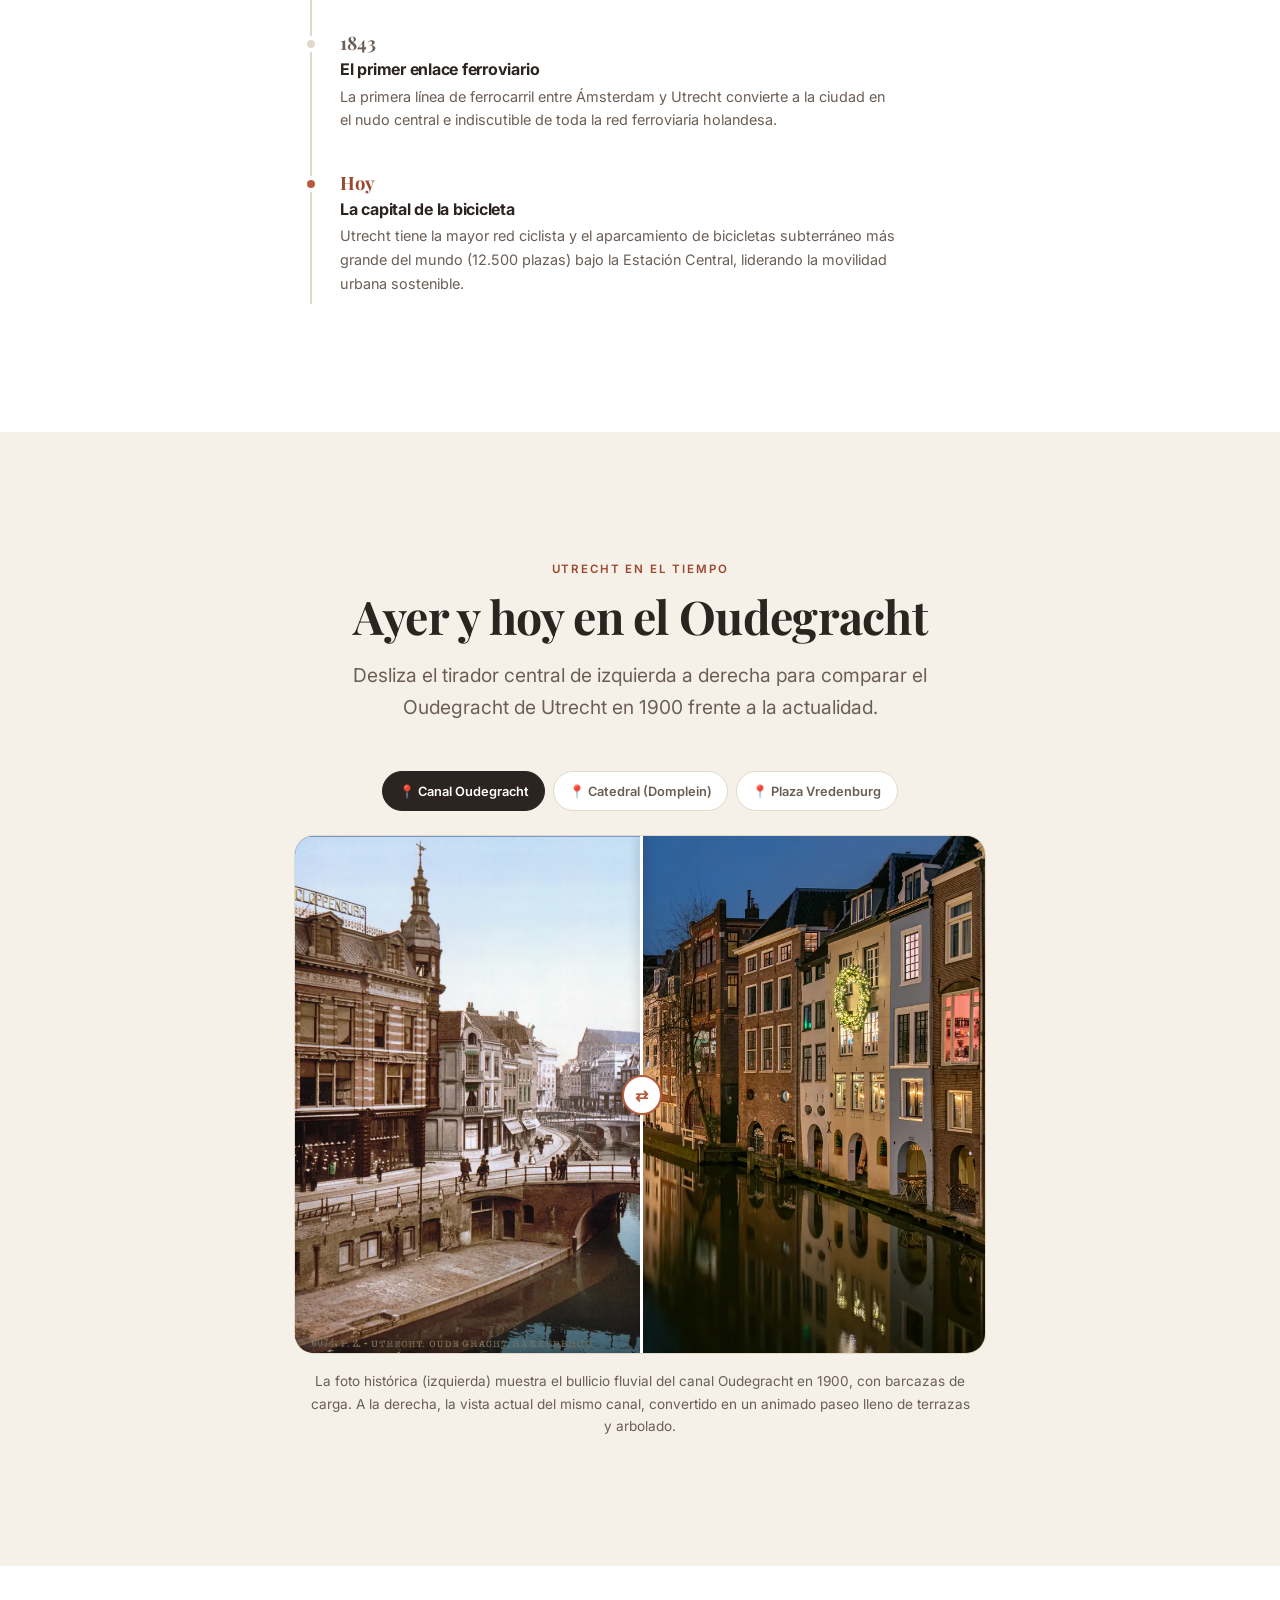
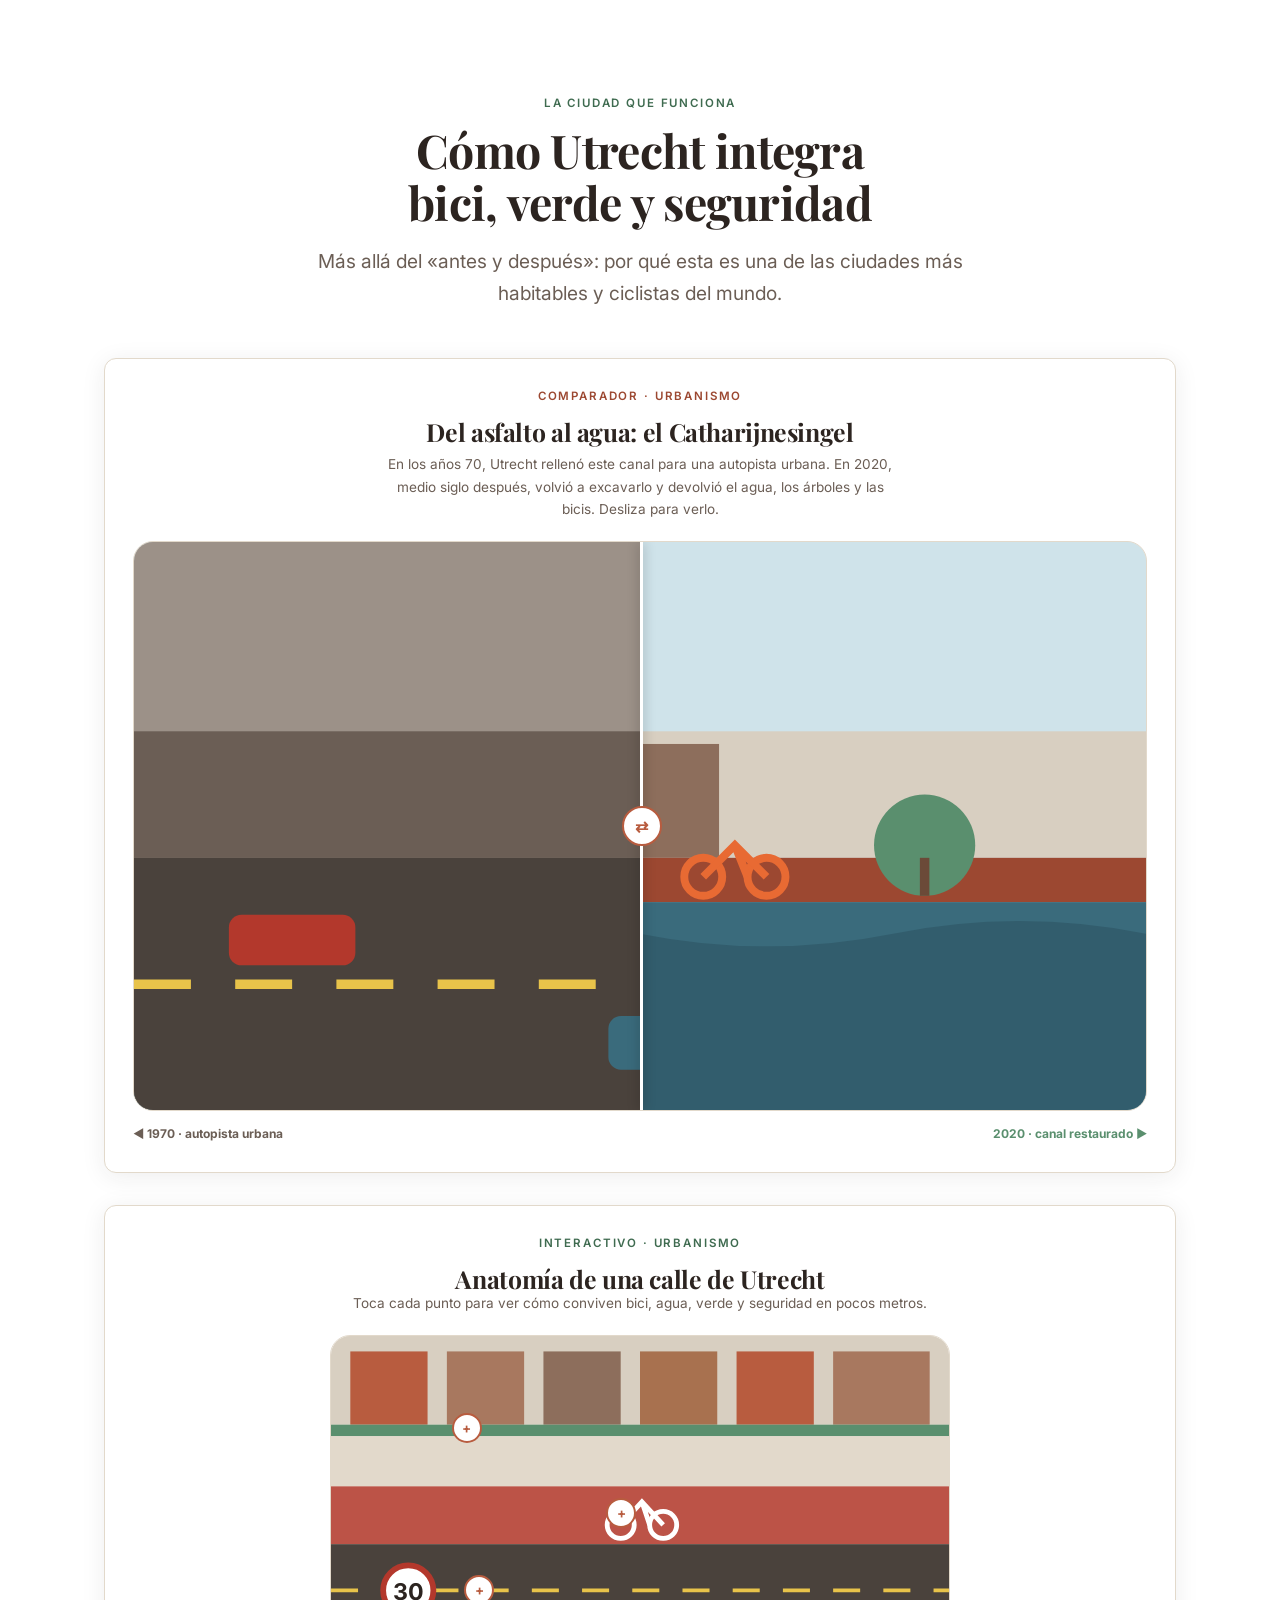
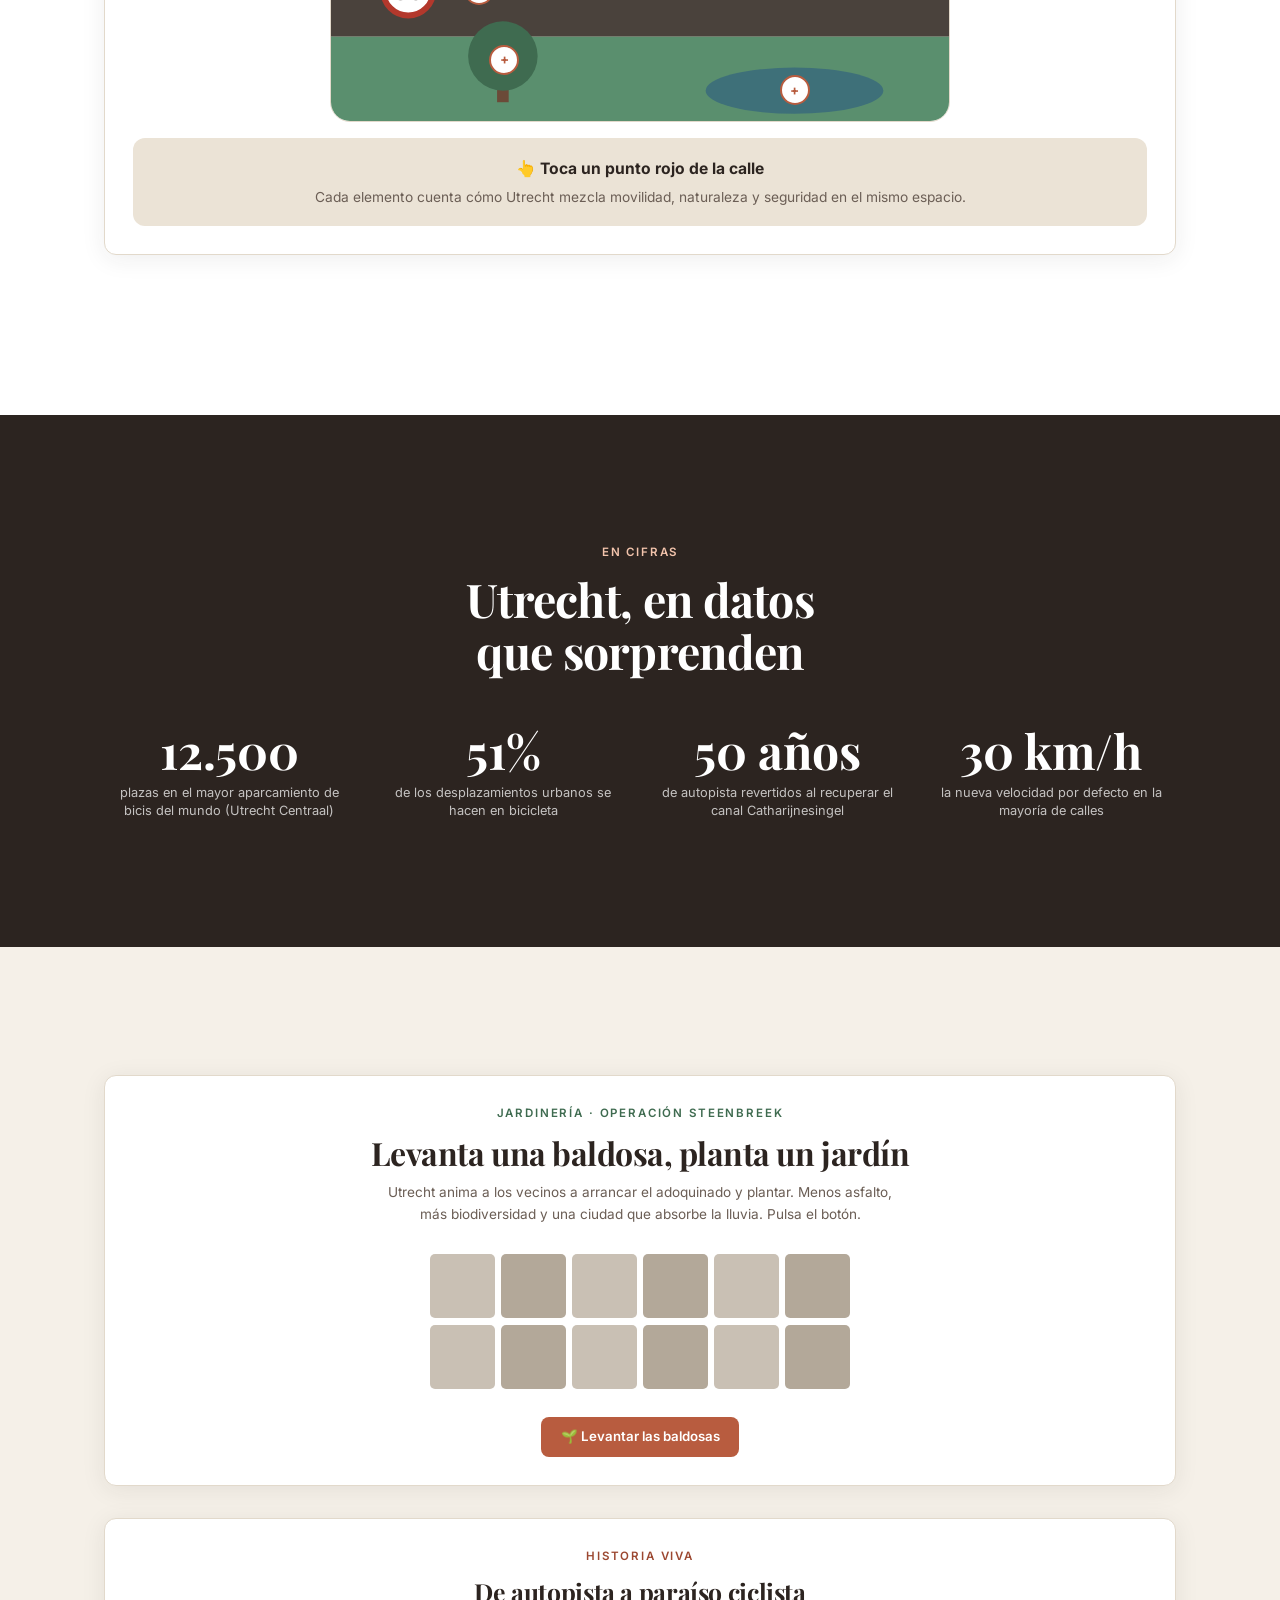
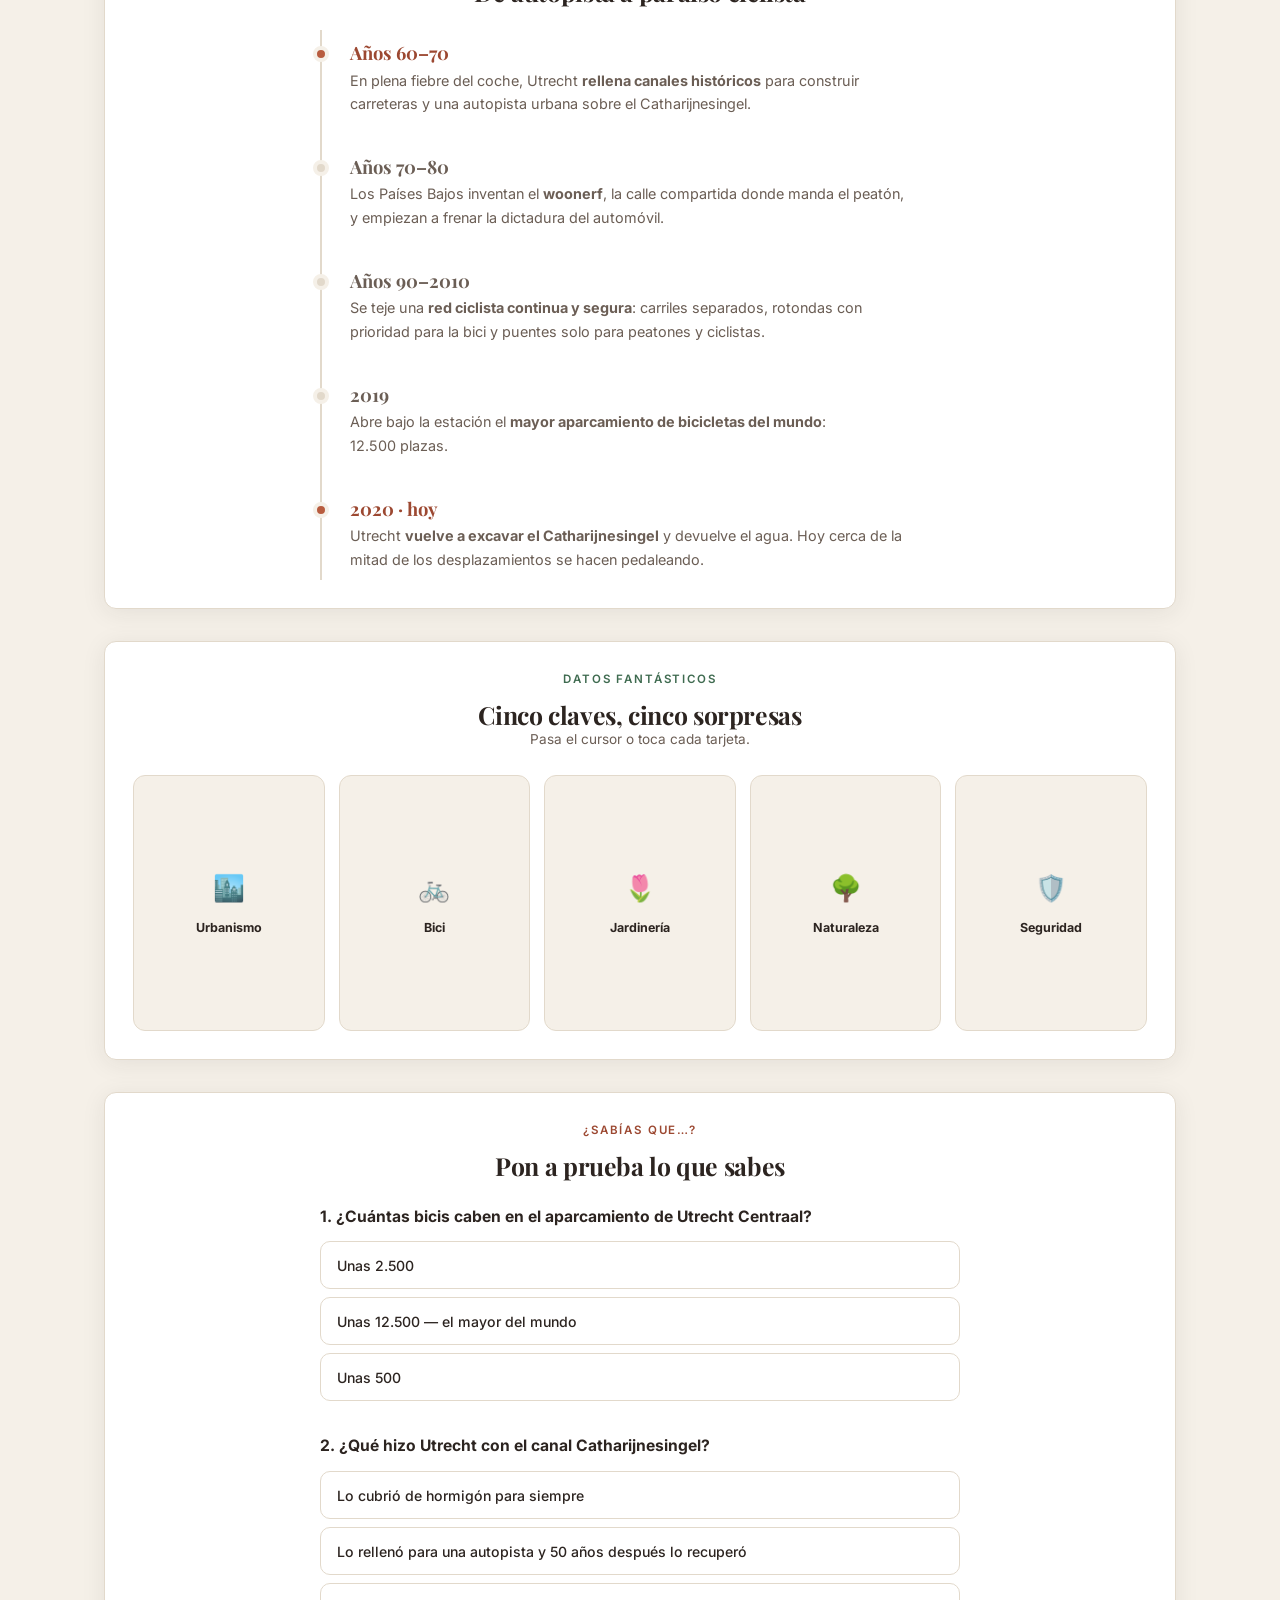
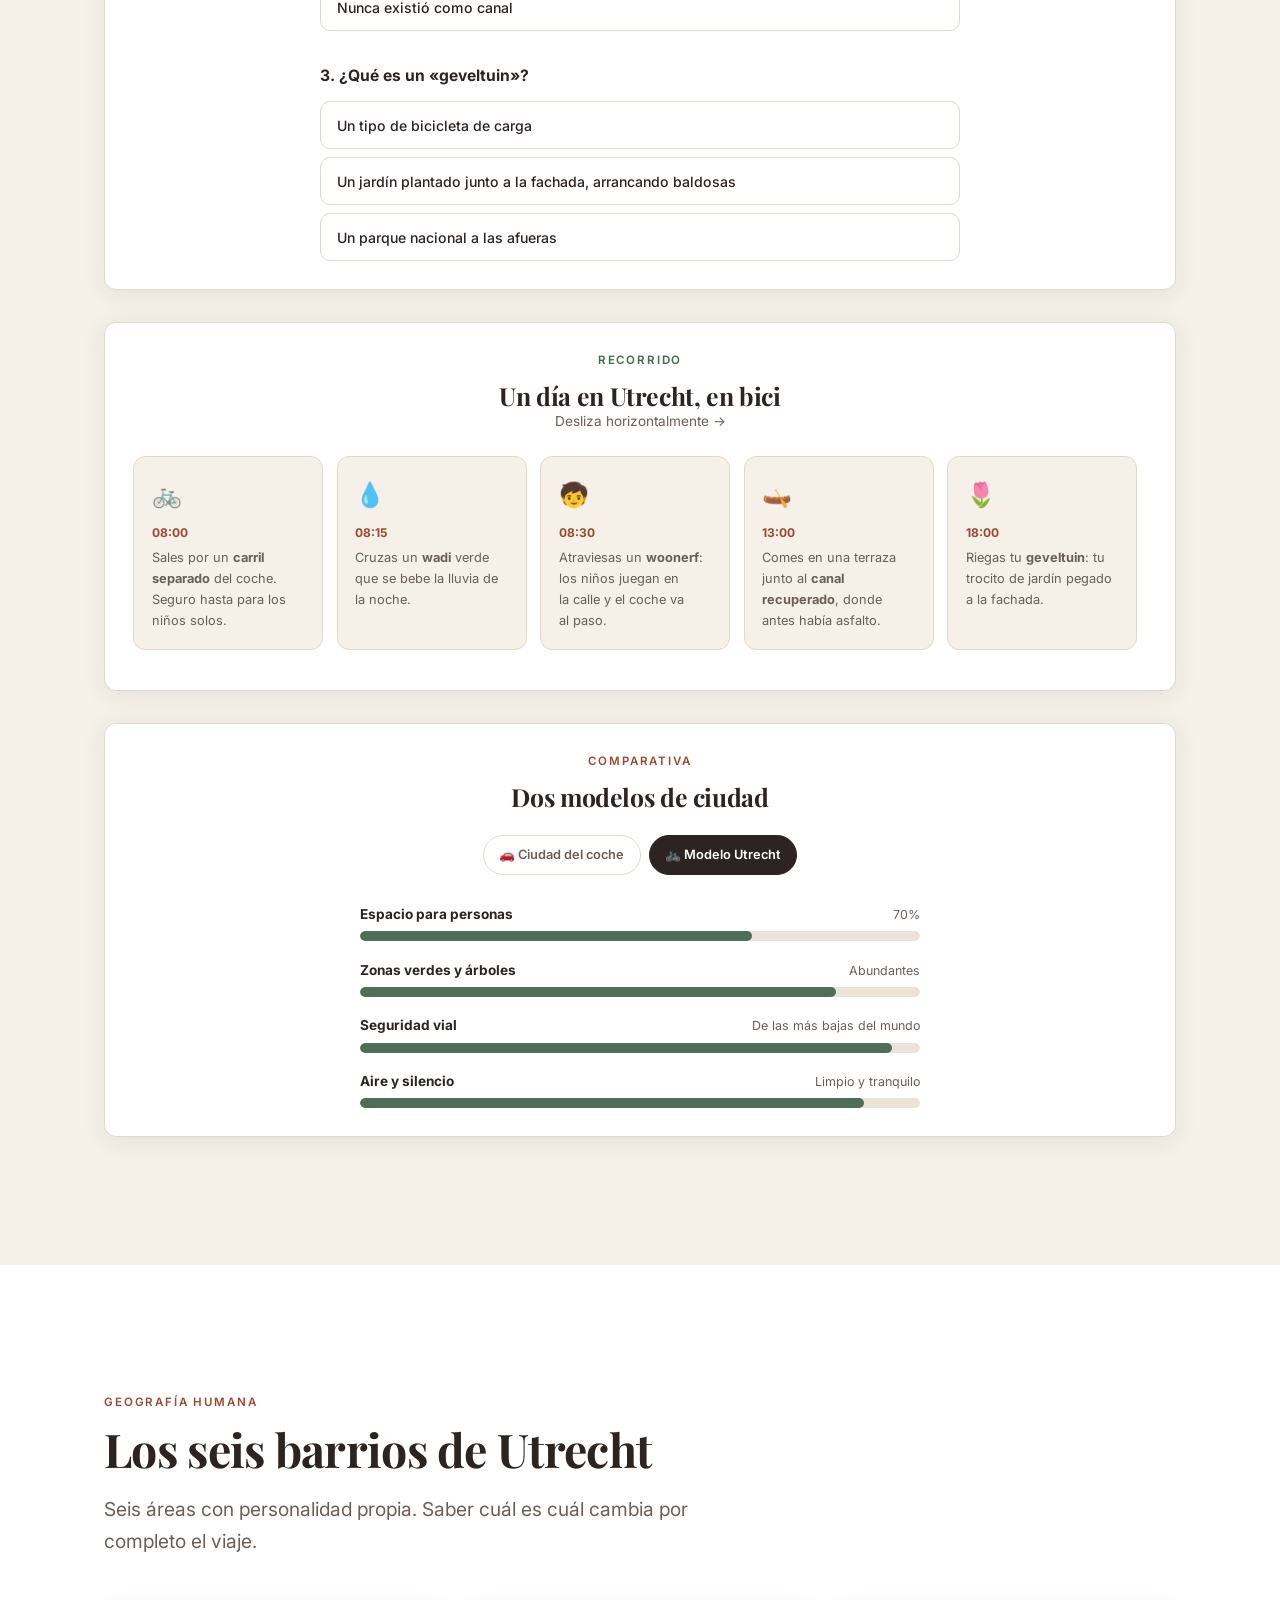
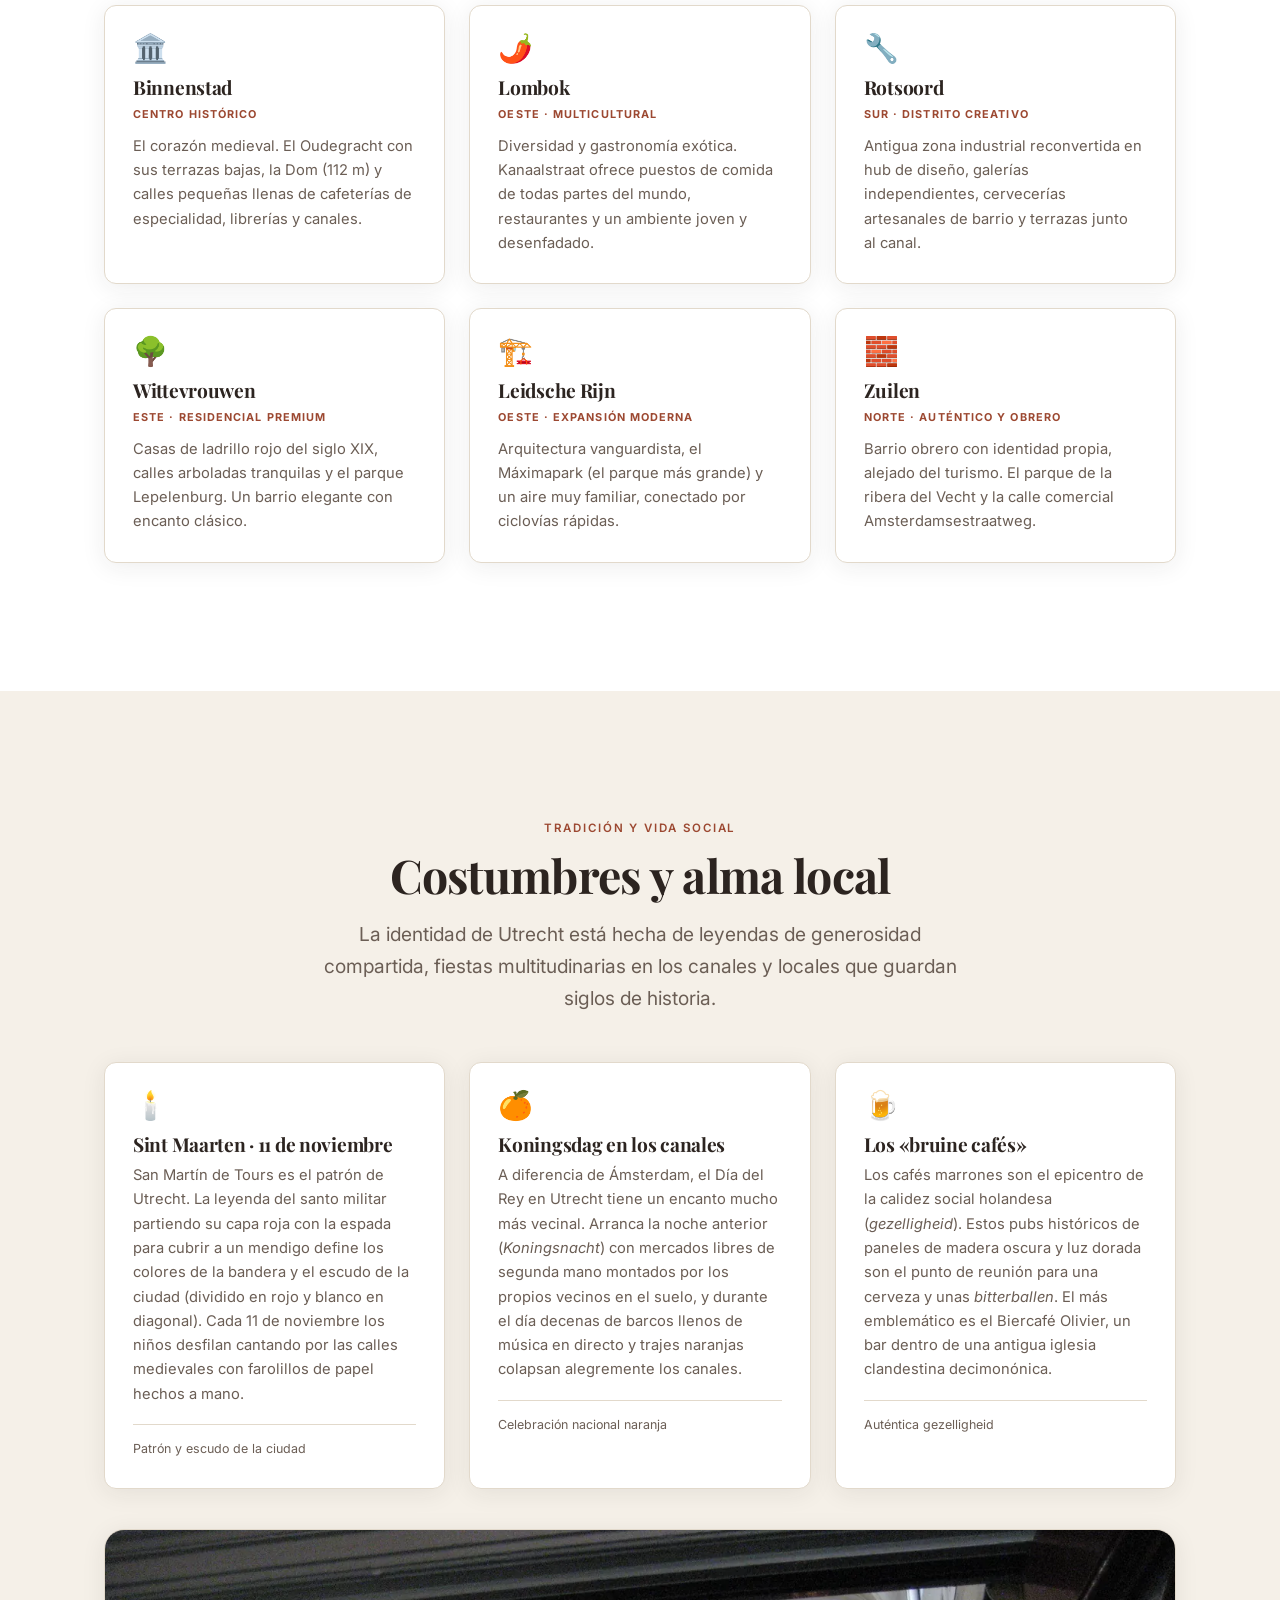
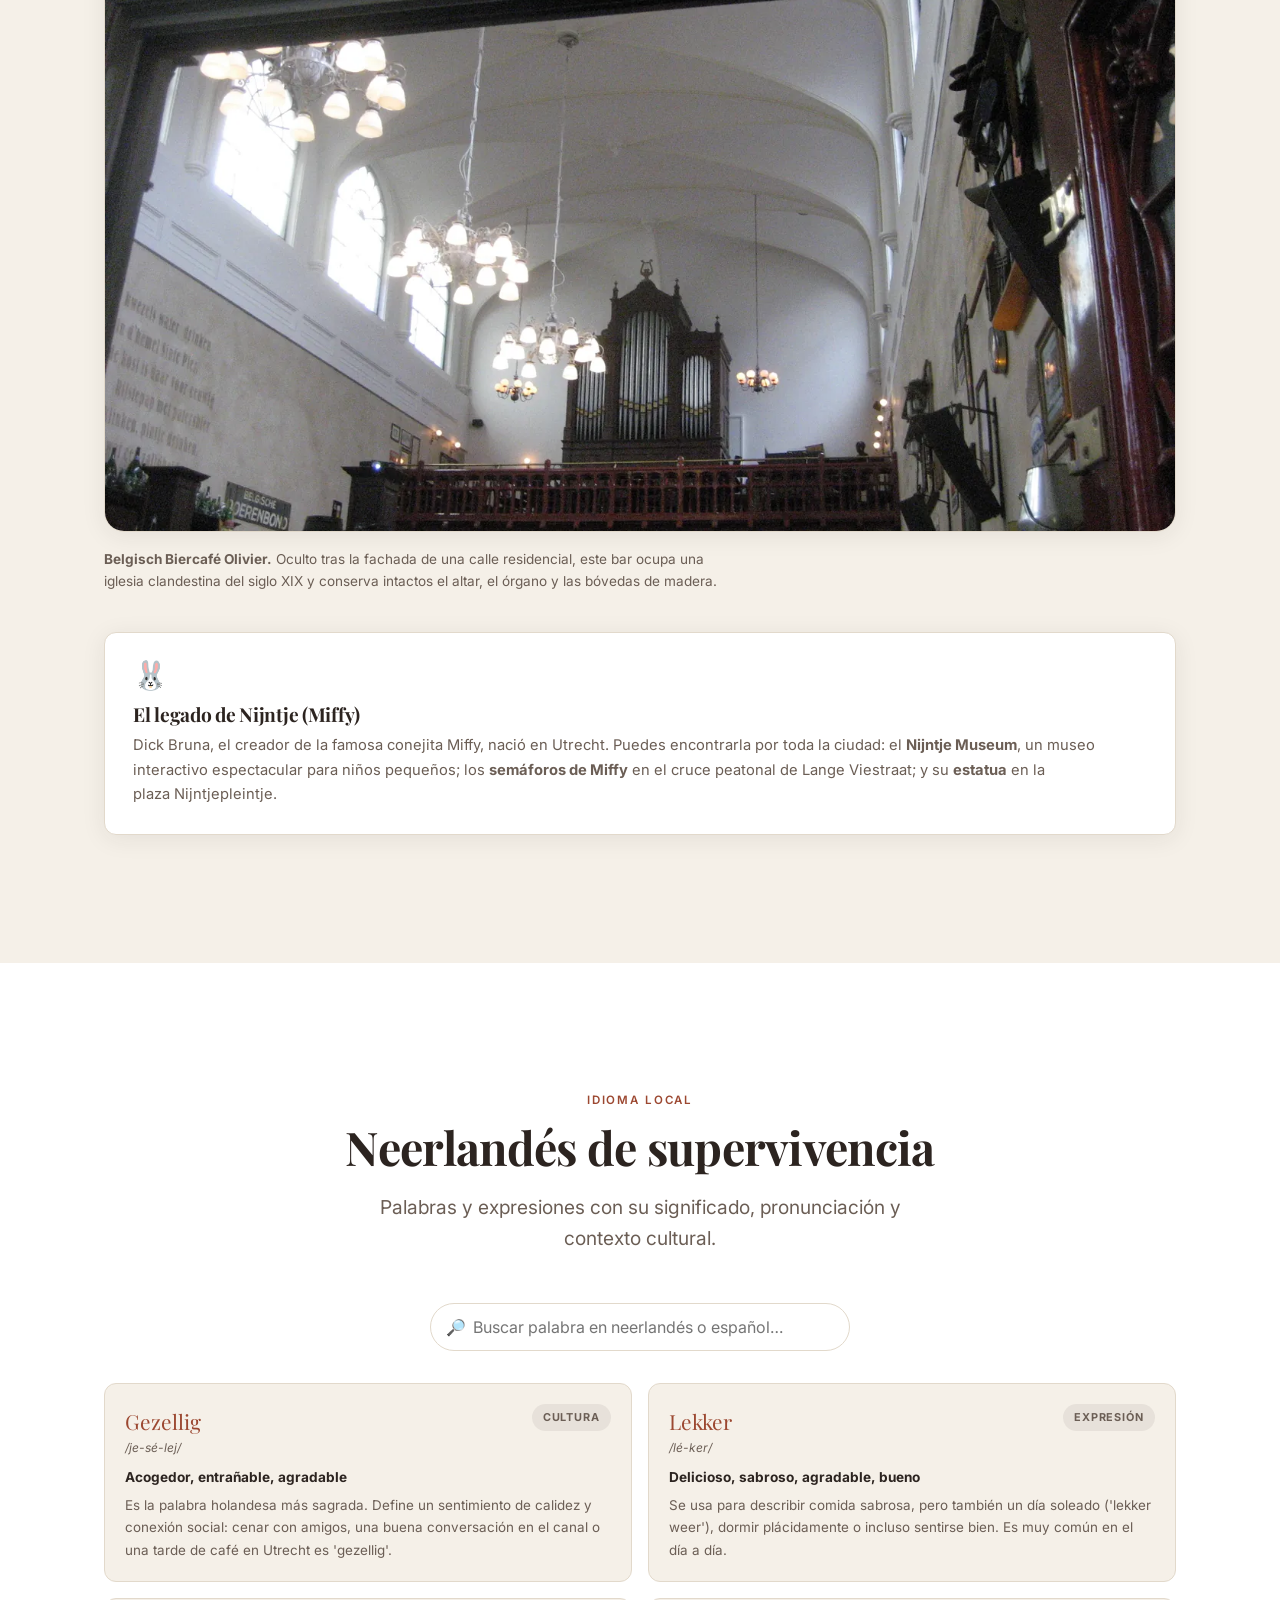
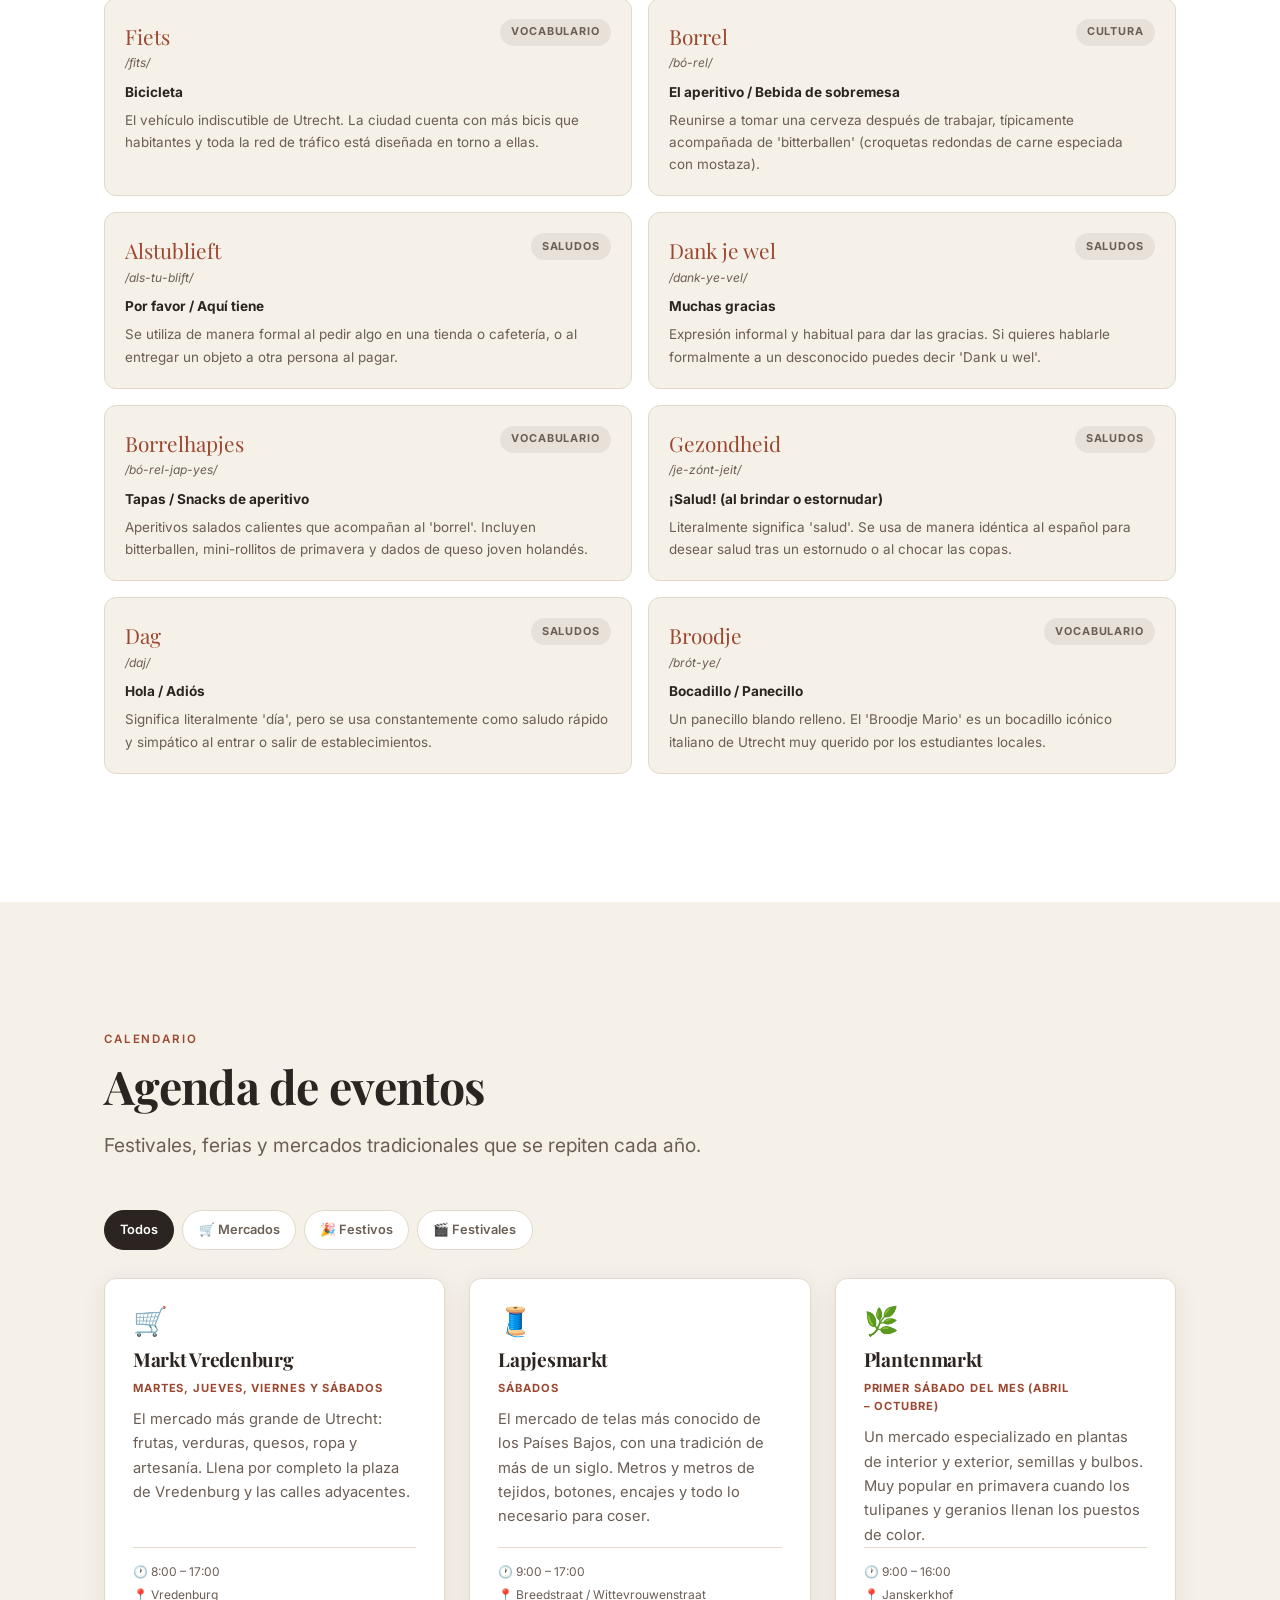
<file: historia.html>
<!DOCTYPE html>
<html lang="es">
<head>
  <meta charset="UTF-8" />
  <meta name="viewport" content="width=device-width, initial-scale=1" />
  <title>El alma de Utrecht: historia, canales y barrios · Mijn Utrecht</title>
  <meta name="description" content="De Traiectum al tornado de 1674, los canales a dos niveles, los seis barrios de Utrecht, la ciudad que deshizo su autopista, su flora y su glosario neerlandés." />
  <meta name="theme-color" content="#F5F0E8" />
  <link rel="canonical" href="https://zaswear.github.io/mijnutrecht/historia.html" />

  <meta property="og:type" content="article" />
  <meta property="og:locale" content="es_ES" />
  <meta property="og:site_name" content="Mijn Utrecht" />
  <meta property="og:title" content="El alma de Utrecht: historia, canales y barrios" />
  <meta property="og:description" content="Por qué los canales de Utrecht tienen dos niveles y qué tornado se llevó media catedral en 1674." />
  <meta property="og:image" content="https://zaswear.github.io/mijnutrecht/fotos/optim/dom-1200.webp" />

  <link rel="icon" href="data:image/svg+xml,<svg xmlns='http://www.w3.org/2000/svg' viewBox='0 0 100 100'><text y='.9em' font-size='90'>🚲</text></svg>" />

  <link rel="preconnect" href="https://fonts.googleapis.com" />
  <link rel="preconnect" href="https://fonts.gstatic.com" crossorigin />
  <link href="https://fonts.googleapis.com/css2?family=Playfair+Display:ital,wght@0,600;0,700;1,400&family=Inter:wght@300;400;500;600&family=Caveat:wght@400;500&display=swap" rel="stylesheet" />

  <style>
    :root{--color-piedra:#F5F0E8;--color-texto:#2C2420;--nav-h:68px}
    body{margin:0;background:var(--color-piedra);color:var(--color-texto);font-family:'Inter',system-ui,sans-serif}
  </style>

  <link rel="stylesheet" href="assets/css/main.css" />
  <link rel="stylesheet" href="assets/css/components.css" />
  <link rel="stylesheet" href="assets/css/sections.css" />
  <link rel="stylesheet" href="assets/css/responsive.css" />
</head>

<body data-modo="turista">
  <a class="skip-link" href="#contenido">Saltar al contenido</a>

  <header class="nav nav--solid">
    <nav class="nav__inner" aria-label="Navegación principal">
      <a class="nav__brand" href="index.html"><span class="brand-mark" aria-hidden="true">🚲</span> Mijn Utrecht</a>
      <button class="nav__toggle" type="button" aria-expanded="false" aria-controls="nav-links" aria-label="Abrir menú">☰</button>
      <ul class="nav__links" id="nav-links">
        <li><a class="nav__link" href="index.html">Guía de viaje</a></li>
        <li><a class="nav__link" href="#historia">Historia</a></li>
        <li><a class="nav__link" href="#ayer-hoy">Ayer y hoy</a></li>
        <li><a class="nav__link" href="#barrios">Barrios</a></li>
        <li><a class="nav__link" href="#glosario">Glosario</a></li>
        <li><a class="nav__link nav__link--highlight" href="free-tour/">🚶 Free Tour</a></li>
        <li><a class="nav__link" href="expat.html" data-modo="expat">Me mudo a vivir</a></li>
      </ul>
      <a class="nav__cta" href="index.html#que-ver">Planea tu viaje</a>
    </nav>
  </header>

  <main id="contenido" style="padding-top:var(--nav-h)">
<nav class="guide-paths wrap" aria-label="Explora Mijn Utrecht">
  <a href="index.html" data-guide="turista">Visitar <span>Planes y lugares</span></a>
  <a href="expat.html" data-guide="expat">Vivir <span>Trámites y día a día</span></a>
  <a href="historia.html" data-guide="historia" aria-current="page">Historia <span>Entender la ciudad</span></a>
  <a href="mi-plan.html" data-guide="plan">Mi itinerario <span>Guardar y organizar</span></a>
</nav>

    <!-- ══════════════ INTRO ══════════════ -->
    <section class="section section--tight">
      <div class="wrap wrap--narrow" style="text-align:center">
        <span class="eyebrow">El alma de la ciudad</span>
        <h1 style="font-size:clamp(2.4rem,6vw,3.8rem)">Casi 2.000 años en una curva del Rin</h1>
        <p class="lead" style="margin-inline:auto;margin-top:1rem">
          Un fuerte romano, una catedral partida por un tornado, unos canales con sótanos
          navegables y una ciudad que se atrevió a deshacer su propia autopista.
        </p>
      </div>
    </section>

    <!-- ══════════════ ORÍGENES ══════════════ -->
    <section class="section section--paper" id="historia" aria-labelledby="historia-h">
      <div class="wrap">
        <div class="split reveal">
          <div class="split__body">
            <span class="eyebrow">Nuestros cimientos</span>
            <h2 id="historia-h">De Traiectum al tornado de 1674</h2>
            <p class="card__text">
              La historia de Utrecht se remonta al año <strong>47 d. C.</strong>, cuando los soldados romanos
              levantaron un fuerte militar de frontera a orillas del Rin. Bautizado como <em>Traiectum</em>
              («vía de paso»), formaba parte del <em>Limes Germanicus</em>, la frontera fortificada
              septentrional del Imperio. Con los siglos, aquel puesto estratégico creció hasta convertirse
              en el centro religioso, intelectual y comercial de los Países Bajos del Norte.
            </p>
            <p class="card__text">
              A inicios del siglo XIV la ciudad empezó a erigir el monumento que definiría para siempre su
              silueta: la <strong>Torre del Dom</strong>. Diseñada como parte de la catedral gótica de San
              Martín, se completó en <strong>1382</strong> con <strong>112,5 metros</strong>, la torre de
              iglesia más alta del país.
            </p>
            <p class="card__text">
              La noche del <strong>1 de agosto de 1674</strong>, una violenta tormenta supercelular cruzó
              Utrecht y desató un tornado. En pocos minutos, la nave central que unía el coro con la torre
              se derrumbó por completo. La torre quedó en pie de milagro, aislada del resto del templo.
              La plaza que vemos hoy, el <strong>Domplein</strong>, ocupa exactamente el vacío que dejó
              aquel tornado y que la ciudad nunca tuvo fondos para reconstruir.
            </p>
          </div>
          <div class="split__media">
            <img src="fotos/optim/dom-1200.webp" width="1200" height="900" loading="lazy" decoding="async"
                 alt="La Torre del Dom de Utrecht iluminada al atardecer sobre la plaza Domplein" />
          </div>
        </div>
      </div>
    </section>

    <!-- ══════════════ CANALES ══════════════ -->
    <section class="section" aria-labelledby="canales-h">
      <div class="wrap">
        <div class="split split--reverse reveal">
          <div class="split__body">
            <span class="eyebrow">Arquitectura única en el mundo</span>
            <h2 id="canales-h">Los canales de dos niveles</h2>
            <p class="card__text">
              Los canales históricos que serpentean por la ciudad, como el <strong>Oudegracht</strong> y el
              <strong>Nieuwegracht</strong>, son una obra maestra de ingeniería civil medieval única en el
              planeta: tienen <strong>werven</strong> (muelles inferiores) y sótanos habitables por debajo
              del nivel de las calles principales.
            </p>
            <p class="card__text">
              En el <strong>siglo XII</strong>, los ciudadanos de Utrecht consiguieron represar y regular el
              cauce del Rin instalando esclusas aguas arriba. Eso provocó una bajada permanente del nivel
              de agua en los canales urbanos, y los mercaderes medievales aprovecharon para excavar sótanos
              profundos (<em>werfkelders</em>) bajo el pavimento de la calle.
            </p>
            <p class="card__text">
              Esos sótanos se extendían en túneles desde los muelles de carga a ras del canal hasta el
              interior de las casas del plano superior: las barcazas descargaban mercancía pesada
              directamente en las bodegas sin obstaculizar el tráfico de carruajes y peatones de arriba.
            </p>
            <p class="card__text">
              Hoy ese laberinto de ladrillo y arcos es el epicentro social de Utrecht. Los antiguos
              almacenes acogen terrazas, cafeterías de especialidad, galerías y restaurantes a pie de agua
              por donde pasan canoas y patos.
            </p>
          </div>
          <div class="split__media">
            <img src="fotos/optim/werven-1024.webp" width="1024" height="768" loading="lazy" decoding="async"
                 alt="Muelles inferiores (werven) y bodegas del canal Oudegracht" />
          </div>
        </div>
      </div>
    </section>

    <!-- ══════════════ LÍNEA DEL TIEMPO ══════════════ -->
    <section class="section section--paper" aria-labelledby="tl-h">
      <div class="wrap wrap--narrow">
        <div class="section-head reveal">
          <span class="eyebrow">Viaje a través de los siglos</span>
          <h2 id="tl-h">Línea del tiempo histórica</h2>
          <p class="lead">Los hitos que moldearon el carácter, la geografía y el espíritu libre de la ciudad.</p>
        </div>

        <ol class="hist-timeline">
          <li class="is-key reveal">
            <p class="hist-timeline__year">47 d. C.</p>
            <h3 class="hist-timeline__title">Fundación de Traiectum</h3>
            <p class="hist-timeline__text">Los romanos construyen el fuerte fronterizo (<em>castellum</em>) de Traiectum a orillas del Rin para defender los límites del imperio, estableciendo los cimientos de Utrecht.</p>
          </li>
          <li class="reveal">
            <p class="hist-timeline__year">1122</p>
            <h3 class="hist-timeline__title">Privilegios urbanos y canales</h3>
            <p class="hist-timeline__text">El emperador Enrique V concede derechos de ciudad a Utrecht. Comienza la desviación controlada del Rin y la colosal excavación del Oudegracht, que impulsa la economía comercial.</p>
          </li>
          <li class="reveal">
            <p class="hist-timeline__year">1579</p>
            <h3 class="hist-timeline__title">La Unión de Utrecht</h3>
            <p class="hist-timeline__text">Se firma el tratado de la Unión de Utrecht en la sala capitular de la catedral, sellando la unificación de las provincias rebeldes contra Felipe II de España. Se considera el origen de la República.</p>
          </li>
          <li class="is-key reveal">
            <p class="hist-timeline__year">1674</p>
            <h3 class="hist-timeline__title">El gran tornado de Utrecht</h3>
            <p class="hist-timeline__text">Un violento tornado asola el centro histórico. La nave de la catedral gótica de San Martín colapsa en segundos y aísla para siempre la Torre del Dom del resto del templo.</p>
          </li>
          <li class="reveal">
            <p class="hist-timeline__year">1843</p>
            <h3 class="hist-timeline__title">El primer enlace ferroviario</h3>
            <p class="hist-timeline__text">La primera línea de ferrocarril entre Ámsterdam y Utrecht convierte a la ciudad en el nudo central e indiscutible de toda la red ferroviaria holandesa.</p>
          </li>
          <li class="is-key reveal">
            <p class="hist-timeline__year">Hoy</p>
            <h3 class="hist-timeline__title">La capital de la bicicleta</h3>
            <p class="hist-timeline__text">Utrecht tiene la mayor red ciclista y el aparcamiento de bicicletas subterráneo más grande del mundo (12.500 plazas) bajo la Estación Central, liderando la movilidad urbana sostenible.</p>
          </li>
        </ol>
      </div>
    </section>

    <!-- ══════════════ AYER Y HOY ══════════════ -->
    <section class="section" id="ayer-hoy" aria-labelledby="ayer-h">
      <div class="wrap wrap--narrow">
        <div class="section-head section-head--center reveal">
          <span class="eyebrow">Utrecht en el tiempo</span>
          <h2 id="ayer-h"><span id="compare-title">Ayer y hoy en el Oudegracht</span></h2>
          <p class="lead" id="compare-desc" style="margin-inline:auto">
            Desliza el tirador central de izquierda a derecha para comparar el Oudegracht de Utrecht en 1900 frente a la actualidad.
          </p>
        </div>

        <div class="chip-row" style="justify-content:center;margin-bottom:1.5rem">
          <button class="chip" type="button" data-compare-btn="oudegracht" aria-pressed="true">📍 Canal Oudegracht</button>
          <button class="chip" type="button" data-compare-btn="domplein" aria-pressed="false">📍 Catedral (Domplein)</button>
          <button class="chip" type="button" data-compare-btn="vredenburg" aria-pressed="false">📍 Plaza Vredenburg</button>
        </div>

        <div class="compare" id="compare-fotos" data-compare>
          <img class="compare__new" src="fotos/optim/oudegracht-modern-1200.webp" alt="El canal Oudegracht en la actualidad" width="1200" height="900" loading="lazy" decoding="async" />
          <img class="compare__old" src="fotos/optim/oudegracht-old-1200.webp" alt="El canal Oudegracht en 1900" width="1200" height="900" loading="lazy" decoding="async" />
          <input class="compare__range" type="range" min="0" max="100" value="50" aria-label="Deslizar para comparar la foto antigua y la actual" />
          <div class="compare__handle" aria-hidden="true"></div>
        </div>
        <p class="small muted" style="margin-top:1rem;text-align:center" id="compare-caption">
          La foto histórica (izquierda) muestra el bullicio fluvial del canal Oudegracht en 1900, con barcazas de carga.
          A la derecha, la vista actual del mismo canal, convertido en un animado paseo lleno de terrazas y arbolado.
        </p>
      </div>
    </section>

    <!-- ══════════════ LA CIUDAD QUE FUNCIONA ══════════════ -->
    <section class="section section--paper" aria-labelledby="viva-h">
      <div class="wrap">
        <div class="section-head section-head--center reveal">
          <span class="eyebrow eyebrow--verde">La ciudad que funciona</span>
          <h2 id="viva-h">Cómo Utrecht integra bici, verde y seguridad</h2>
          <p class="lead" style="margin-inline:auto">
            Más allá del «antes y después»: por qué esta es una de las ciudades más habitables
            y ciclistas del mundo.
          </p>
        </div>

        <!-- Comparador ilustrado -->
        <div class="card reveal" style="margin-bottom:2rem">
          <div style="text-align:center;margin-bottom:1.25rem">
            <span class="eyebrow">Comparador · urbanismo</span>
            <h3>Del asfalto al agua: el Catharijnesingel</h3>
            <p class="small muted" style="max-width:56ch;margin:0.5rem auto 0">
              En los años 70, Utrecht rellenó este canal para una autopista urbana. En 2020, medio siglo
              después, volvió a excavarlo y devolvió el agua, los árboles y las bicis. Desliza para verlo.
            </p>
          </div>

          <div class="compare compare--wide" data-compare>
            <!-- Nuevo (fondo): canal restaurado -->
            <svg viewBox="0 0 320 180" preserveAspectRatio="xMidYMid slice" role="img"
                 aria-label="Ilustración del Catharijnesingel hoy: canal con agua, árboles y carril bici">
              <rect width="320" height="180" fill="#CFE3EA"/>
              <rect y="60" width="320" height="40" fill="#D8CFC1"/>
              <rect x="0" y="62" width="60" height="38" fill="#B85C3F"/><rect x="70" y="58" width="55" height="42" fill="#A8785F"/><rect x="135" y="64" width="50" height="36" fill="#8D6E5C"/>
              <rect y="100" width="320" height="14" fill="#9C4831"/>
              <rect y="114" width="320" height="66" fill="#3A6B7C"/>
              <path d="M0 124 q40 8 80 0 t80 0 t80 0 t80 0 V180 H0 Z" fill="#2C5361" opacity="0.55"/>
              <g fill="#5A8F6E"><circle cx="40" cy="96" r="16"/><circle cx="120" cy="98" r="14"/><circle cx="250" cy="96" r="16"/></g>
              <g stroke="#6B4A38" stroke-width="3"><line x1="40" y1="100" x2="40" y2="112"/><line x1="120" y1="100" x2="120" y2="112"/><line x1="250" y1="100" x2="250" y2="112"/></g>
              <g stroke="#E86A33" stroke-width="2.5" fill="none"><circle cx="180" cy="106" r="6"/><circle cx="200" cy="106" r="6"/><path d="M180 106 L190 96 L200 106 M190 96 L194 106"/></g>
            </svg>
            <!-- Viejo (encima, recortado): autopista -->
            <svg class="compare__old" viewBox="0 0 320 180" preserveAspectRatio="xMidYMid slice" role="img"
                 aria-label="Ilustración del Catharijnesingel en los años 70: autopista urbana con coches">
              <rect width="320" height="180" fill="#9C9188"/>
              <rect y="60" width="320" height="40" fill="#6B5E55"/>
              <rect y="100" width="320" height="80" fill="#4A423C"/>
              <line x1="0" y1="140" x2="320" y2="140" stroke="#E8C34A" stroke-width="3" stroke-dasharray="18 14"/>
              <rect x="30" y="118" width="40" height="16" rx="4" fill="#B3382C"/>
              <rect x="150" y="150" width="44" height="17" rx="4" fill="#3A6B7C"/>
              <rect x="240" y="120" width="42" height="16" rx="4" fill="#E86A33"/>
            </svg>
            <input class="compare__range" type="range" min="0" max="100" value="50"
                   aria-label="Comparar el Catharijnesingel como autopista frente a canal restaurado" />
            <div class="compare__handle" aria-hidden="true"></div>
          </div>
          <div class="compare-legend">
            <span>◀ 1970 · autopista urbana</span>
            <span style="color:var(--color-verde)">2020 · canal restaurado ▶</span>
          </div>
        </div>

        <!-- Anatomía de una calle -->
        <div class="card reveal" style="margin-bottom:2rem">
          <div style="text-align:center;margin-bottom:1.25rem">
            <span class="eyebrow eyebrow--verde">Interactivo · urbanismo</span>
            <h3>Anatomía de una calle de Utrecht</h3>
            <p class="small muted">Toca cada punto para ver cómo conviven bici, agua, verde y seguridad en pocos metros.</p>
          </div>

          <div class="anat" style="max-width:620px;margin-inline:auto">
            <svg viewBox="0 0 320 200" preserveAspectRatio="none" role="img" aria-label="Sección ilustrada de una calle de Utrecht">
              <rect width="320" height="200" fill="#F5F0E8"/>
              <rect width="320" height="46" fill="#D8CFC1"/>
              <rect x="10" y="8" width="40" height="38" fill="#B85C3F"/><rect x="60" y="8" width="40" height="38" fill="#A8785F"/><rect x="110" y="8" width="40" height="38" fill="#8D6E5C"/><rect x="160" y="8" width="40" height="38" fill="#A8714F"/><rect x="210" y="8" width="40" height="38" fill="#B85C3F"/><rect x="260" y="8" width="50" height="38" fill="#A8785F"/>
              <rect y="46" width="320" height="6" fill="#5A8F6E"/>
              <rect y="52" width="320" height="26" fill="#E2D9CB"/>
              <rect y="78" width="320" height="30" fill="#B3382C" opacity="0.85"/>
              <g stroke="#fff" stroke-width="2.5" fill="none" transform="translate(150,84)"><circle cx="0" cy="14" r="7"/><circle cx="22" cy="14" r="7"/><path d="M0 14 L11 2 L22 14 M11 2 L15 14"/></g>
              <rect y="108" width="320" height="48" fill="#4A423C"/>
              <line x1="0" y1="132" x2="320" y2="132" stroke="#E8C34A" stroke-width="2" stroke-dasharray="14 12"/>
              <circle cx="40" cy="132" r="13" fill="#fff" stroke="#B3382C" stroke-width="3"/>
              <text x="40" y="137" text-anchor="middle" font-size="12" font-weight="bold" fill="#2C2420">30</text>
              <rect y="156" width="320" height="44" fill="#5A8F6E"/>
              <ellipse cx="240" cy="184" rx="46" ry="12" fill="#3A6B7C" opacity="0.85"/>
              <rect x="86" y="168" width="6" height="22" fill="#6B4A38"/><circle cx="89" cy="166" r="18" fill="#3F6B50"/>
            </svg>
            <button class="hotspot" type="button" aria-pressed="false" style="left:22%;top:24%"
              data-title="🌿 Geveltuin · jardín de fachada"
              data-text="Los vecinos arrancan las baldosas pegadas a su casa para plantar. Más verde, menos calor y una calle más bonita y biodiversa.">+</button>
            <button class="hotspot" type="button" aria-pressed="false" style="left:47%;top:46%"
              data-title="🚲 Carril bici segregado"
              data-text="Pintado de rojo y separado físicamente del coche. Por eso aquí va en bici todo el mundo: de los 8 a los 80 años.">+</button>
            <button class="hotspot" type="button" aria-pressed="false" style="left:24%;top:66%"
              data-title="🐢 Zona 30"
              data-text="La velocidad baja por defecto a 30 km/h en la mayoría de calles: menos atropellos graves y mucho menos ruido.">+</button>
            <button class="hotspot" type="button" aria-pressed="false" style="left:28%;top:84%"
              data-title="🌳 Arbolado urbano"
              data-text="Sombra que refresca el verano, raíces que filtran el agua y aire más limpio. Utrecht planta para tener una ciudad-bosque.">+</button>
            <button class="hotspot" type="button" aria-pressed="false" style="left:75%;top:92%"
              data-title="💧 Wadi · jardín de lluvia"
              data-text="Una zanja verde que absorbe la lluvia intensa en lugar de saturar las alcantarillas. Es la «ciudad esponja» que evita inundaciones.">+</button>
          </div>

          <div class="anat-info" id="anat-info">
            <p class="anat-info__title">👆 Toca un punto rojo de la calle</p>
            <p class="anat-info__text">Cada elemento cuenta cómo Utrecht mezcla movilidad, naturaleza y seguridad en el mismo espacio.</p>
          </div>
        </div>
      </div>
    </section>

    <!-- ══════════════ CIFRAS ══════════════ -->
    <section class="section section--dark" aria-labelledby="cifras-h">
      <div class="wrap">
        <div class="section-head section-head--center">
          <span class="eyebrow" style="color:#F3C4AC">En cifras</span>
          <h2 id="cifras-h">Utrecht, en datos que sorprenden</h2>
        </div>
        <div class="grid grid-4">
          <div class="stat">
            <p class="stat__num js-count" data-target="12500">0</p>
            <p class="stat__label">plazas en el mayor aparcamiento de bicis del mundo (Utrecht Centraal)</p>
          </div>
          <div class="stat">
            <p class="stat__num js-count" data-target="51" data-suffix="%">0</p>
            <p class="stat__label">de los desplazamientos urbanos se hacen en bicicleta</p>
          </div>
          <div class="stat">
            <p class="stat__num js-count" data-target="50" data-suffix=" años">0</p>
            <p class="stat__label">de autopista revertidos al recuperar el canal Catharijnesingel</p>
          </div>
          <div class="stat">
            <p class="stat__num js-count" data-target="30" data-suffix=" km/h">0</p>
            <p class="stat__label">la nueva velocidad por defecto en la mayoría de calles</p>
          </div>
        </div>
      </div>
    </section>

    <!-- ══════════════ BALDOSAS, HISTORIA VIVA, FLIP ══════════════ -->
    <section class="section" aria-labelledby="verde-h">
      <div class="wrap">

        <!-- Baldosa → jardín -->
        <div class="card reveal" style="text-align:center;margin-bottom:2rem">
          <span class="eyebrow eyebrow--verde">Jardinería · Operación Steenbreek</span>
          <h2 id="verde-h" style="font-size:clamp(1.5rem,3vw,2rem)">Levanta una baldosa, planta un jardín</h2>
          <p class="small muted" style="max-width:56ch;margin:0.6rem auto 0">
            Utrecht anima a los vecinos a arrancar el adoquinado y plantar. Menos asfalto, más
            biodiversidad y una ciudad que absorbe la lluvia. Pulsa el botón.
          </p>
          <div class="tiles" id="tiles">
            <div class="tile"><span class="tile__pave"></span><span class="tile__plant">🌱</span></div>
            <div class="tile"><span class="tile__pave"></span><span class="tile__plant">🌼</span></div>
            <div class="tile"><span class="tile__pave"></span><span class="tile__plant">🌿</span></div>
            <div class="tile"><span class="tile__pave"></span><span class="tile__plant">🌷</span></div>
            <div class="tile"><span class="tile__pave"></span><span class="tile__plant">🌻</span></div>
            <div class="tile"><span class="tile__pave"></span><span class="tile__plant">🍀</span></div>
            <div class="tile"><span class="tile__pave"></span><span class="tile__plant">🌾</span></div>
            <div class="tile"><span class="tile__pave"></span><span class="tile__plant">🌱</span></div>
            <div class="tile"><span class="tile__pave"></span><span class="tile__plant">🌸</span></div>
            <div class="tile"><span class="tile__pave"></span><span class="tile__plant">🌿</span></div>
            <div class="tile"><span class="tile__pave"></span><span class="tile__plant">🌼</span></div>
            <div class="tile"><span class="tile__pave"></span><span class="tile__plant">🌱</span></div>
          </div>
          <button class="btn btn-primary btn-sm" type="button" id="tiles-btn" aria-pressed="false">🌱 Levantar las baldosas</button>
        </div>

        <!-- Historia viva -->
        <div class="card reveal" style="margin-bottom:2rem">
          <div style="text-align:center;margin-bottom:1.5rem">
            <span class="eyebrow">Historia viva</span>
            <h3>De autopista a paraíso ciclista</h3>
          </div>
          <ol class="hist-timeline" style="max-width:64ch;margin-inline:auto">
            <li class="is-key reveal">
              <p class="hist-timeline__year">Años 60–70</p>
              <p class="hist-timeline__text">En plena fiebre del coche, Utrecht <strong>rellena canales históricos</strong> para construir carreteras y una autopista urbana sobre el Catharijnesingel.</p>
            </li>
            <li class="reveal">
              <p class="hist-timeline__year">Años 70–80</p>
              <p class="hist-timeline__text">Los Países Bajos inventan el <strong>woonerf</strong>, la calle compartida donde manda el peatón, y empiezan a frenar la dictadura del automóvil.</p>
            </li>
            <li class="reveal">
              <p class="hist-timeline__year">Años 90–2010</p>
              <p class="hist-timeline__text">Se teje una <strong>red ciclista continua y segura</strong>: carriles separados, rotondas con prioridad para la bici y puentes solo para peatones y ciclistas.</p>
            </li>
            <li class="reveal">
              <p class="hist-timeline__year">2019</p>
              <p class="hist-timeline__text">Abre bajo la estación el <strong>mayor aparcamiento de bicicletas del mundo</strong>: 12.500 plazas.</p>
            </li>
            <li class="is-key reveal">
              <p class="hist-timeline__year">2020 · hoy</p>
              <p class="hist-timeline__text">Utrecht <strong>vuelve a excavar el Catharijnesingel</strong> y devuelve el agua. Hoy cerca de la mitad de los desplazamientos se hacen pedaleando.</p>
            </li>
          </ol>
        </div>

        <!-- Tarjetas flip -->
        <div class="card reveal" style="margin-bottom:2rem">
          <div style="text-align:center;margin-bottom:1.5rem">
            <span class="eyebrow eyebrow--verde">Datos fantásticos</span>
            <h3>Cinco claves, cinco sorpresas</h3>
            <p class="small muted">Pasa el cursor o toca cada tarjeta.</p>
          </div>
          <div class="flip-grid">
            <div class="flip" tabindex="0" role="button" aria-label="Urbanismo: el woonerf se inventó en los Países Bajos">
              <div class="flip__inner">
                <div class="flip__face flip__front"><span aria-hidden="true">🏙️</span><span>Urbanismo</span></div>
                <div class="flip__face flip__back">El <strong>woonerf</strong>, la calle donde manda el peatón, se inventó en los Países Bajos.</div>
              </div>
            </div>
            <div class="flip" tabindex="0" role="button" aria-label="Bici: 12.500 plazas bajo la estación">
              <div class="flip__inner">
                <div class="flip__face flip__front"><span aria-hidden="true">🚲</span><span>Bici</span></div>
                <div class="flip__face flip__back">Más de <strong>12.500 bicis</strong> caben bajo la estación: el mayor aparcamiento ciclista del planeta.</div>
              </div>
            </div>
            <div class="flip" tabindex="0" role="button" aria-label="Jardinería: el campeonato Tegelwippen">
              <div class="flip__inner">
                <div class="flip__face flip__front"><span aria-hidden="true">🌷</span><span>Jardinería</span></div>
                <div class="flip__face flip__back">Hay un <strong>campeonato nacional</strong> (Tegelwippen) por arrancar baldosas y plantar más verde.</div>
              </div>
            </div>
            <div class="flip" tabindex="0" role="button" aria-label="Naturaleza: el bosque de Amelisweerd">
              <div class="flip__inner">
                <div class="flip__face flip__front"><span aria-hidden="true">🌳</span><span>Naturaleza</span></div>
                <div class="flip__face flip__back">Junto a la ciudad sobrevive <strong>Amelisweerd</strong>, un bosque centenario defendido por sus vecinos.</div>
              </div>
            </div>
            <div class="flip" tabindex="0" role="button" aria-label="Seguridad: calles a 30 y carriles separados">
              <div class="flip__inner">
                <div class="flip__face flip__front"><span aria-hidden="true">🛡️</span><span>Seguridad</span></div>
                <div class="flip__face flip__back">Calles a 30, carriles separados y «ojos en la calle»: aquí lo <strong>seguro</strong> es lo fácil.</div>
              </div>
            </div>
          </div>
        </div>

        <!-- Quiz -->
        <div class="card reveal" style="margin-bottom:2rem">
          <div style="text-align:center;margin-bottom:1.5rem">
            <span class="eyebrow">¿Sabías que…?</span>
            <h3>Pon a prueba lo que sabes</h3>
          </div>
          <div class="quiz" data-quiz style="margin-inline:auto">
            <div class="quiz__item">
              <p class="quiz__q">1. ¿Cuántas bicis caben en el aparcamiento de Utrecht Centraal?</p>
              <div class="quiz__opts">
                <button class="quiz__opt" type="button">Unas 2.500</button>
                <button class="quiz__opt" type="button" data-correct>Unas 12.500 — el mayor del mundo</button>
                <button class="quiz__opt" type="button">Unas 500</button>
              </div>
              <p class="quiz__exp" hidden>Abrió en 2019 y es, en efecto, el mayor aparcamiento de bicicletas del planeta.</p>
            </div>
            <div class="quiz__item">
              <p class="quiz__q">2. ¿Qué hizo Utrecht con el canal Catharijnesingel?</p>
              <div class="quiz__opts">
                <button class="quiz__opt" type="button">Lo cubrió de hormigón para siempre</button>
                <button class="quiz__opt" type="button" data-correct>Lo rellenó para una autopista y 50 años después lo recuperó</button>
                <button class="quiz__opt" type="button">Nunca existió como canal</button>
              </div>
              <p class="quiz__exp" hidden>En 2020 reabrió el canal completo: uno de los grandes símbolos de «deshacer» la ciudad del coche.</p>
            </div>
            <div class="quiz__item">
              <p class="quiz__q">3. ¿Qué es un «geveltuin»?</p>
              <div class="quiz__opts">
                <button class="quiz__opt" type="button">Un tipo de bicicleta de carga</button>
                <button class="quiz__opt" type="button" data-correct>Un jardín plantado junto a la fachada, arrancando baldosas</button>
                <button class="quiz__opt" type="button">Un parque nacional a las afueras</button>
              </div>
              <p class="quiz__exp" hidden>Es la jardinería de fachada que reverdece las calles del centro casa por casa.</p>
            </div>
          </div>
        </div>

        <!-- Storyboard -->
        <div class="card reveal" style="margin-bottom:2rem">
          <div style="text-align:center;margin-bottom:1.5rem">
            <span class="eyebrow eyebrow--verde">Recorrido</span>
            <h3>Un día en Utrecht, en bici</h3>
            <p class="small muted">Desliza horizontalmente →</p>
          </div>
          <div class="scroll-x no-scrollbar">
            <div class="story-card"><p class="story-card__emoji" aria-hidden="true">🚲</p><p class="story-card__hora">08:00</p><p class="story-card__text">Sales por un <strong>carril separado</strong> del coche. Seguro hasta para los niños solos.</p></div>
            <div class="story-card"><p class="story-card__emoji" aria-hidden="true">💧</p><p class="story-card__hora">08:15</p><p class="story-card__text">Cruzas un <strong>wadi</strong> verde que se bebe la lluvia de la noche.</p></div>
            <div class="story-card"><p class="story-card__emoji" aria-hidden="true">🧒</p><p class="story-card__hora">08:30</p><p class="story-card__text">Atraviesas un <strong>woonerf</strong>: los niños juegan en la calle y el coche va al paso.</p></div>
            <div class="story-card"><p class="story-card__emoji" aria-hidden="true">🛶</p><p class="story-card__hora">13:00</p><p class="story-card__text">Comes en una terraza junto al <strong>canal recuperado</strong>, donde antes había asfalto.</p></div>
            <div class="story-card"><p class="story-card__emoji" aria-hidden="true">🌷</p><p class="story-card__hora">18:00</p><p class="story-card__text">Riegas tu <strong>geveltuin</strong>: tu trocito de jardín pegado a la fachada.</p></div>
            <div class="story-card"><p class="story-card__emoji" aria-hidden="true">🌙</p><p class="story-card__hora">22:00</p><p class="story-card__text">Vuelves por calles iluminadas y con vida: «<strong>ojos en la calle</strong>» que dan seguridad.</p></div>
          </div>
        </div>

        <!-- Dos modelos de ciudad -->
        <div class="card reveal">
          <div style="text-align:center;margin-bottom:1.5rem">
            <span class="eyebrow">Comparativa</span>
            <h3>Dos modelos de ciudad</h3>
          </div>
          <div class="chip-row" style="justify-content:center;margin-bottom:1.75rem">
            <button class="chip" type="button" data-vs="car" aria-pressed="false">🚗 Ciudad del coche</button>
            <button class="chip" type="button" data-vs="utr" aria-pressed="true">🚲 Modelo Utrecht</button>
          </div>
          <div class="bars" id="vs-bars" style="margin-inline:auto"></div>
        </div>
      </div>
    </section>

    <!-- ══════════════ BARRIOS ══════════════ -->
    <section class="section section--paper" id="barrios" aria-labelledby="barrios-h">
      <div class="wrap">
        <div class="section-head reveal">
          <span class="eyebrow">Geografía humana</span>
          <h2 id="barrios-h">Los seis barrios de Utrecht</h2>
          <p class="lead">Seis áreas con personalidad propia. Saber cuál es cuál cambia por completo el viaje.</p>
        </div>

        <div class="grid grid-3">
          <article class="card card--lift reveal">
            <span class="card__icon" aria-hidden="true">🏛️</span>
            <h3 class="card__title">Binnenstad</h3>
            <span class="barrio-card__zona">Centro histórico</span>
            <p class="card__text">El corazón medieval. El Oudegracht con sus terrazas bajas, la Dom (112 m) y calles pequeñas llenas de cafeterías de especialidad, librerías y canales.</p>
          </article>
          <article class="card card--lift reveal">
            <span class="card__icon" aria-hidden="true">🌶️</span>
            <h3 class="card__title">Lombok</h3>
            <span class="barrio-card__zona">Oeste · multicultural</span>
            <p class="card__text">Diversidad y gastronomía exótica. Kanaalstraat ofrece puestos de comida de todas partes del mundo, restaurantes y un ambiente joven y desenfadado.</p>
          </article>
          <article class="card card--lift reveal">
            <span class="card__icon" aria-hidden="true">🔧</span>
            <h3 class="card__title">Rotsoord</h3>
            <span class="barrio-card__zona">Sur · distrito creativo</span>
            <p class="card__text">Antigua zona industrial reconvertida en hub de diseño, galerías independientes, cervecerías artesanales de barrio y terrazas junto al canal.</p>
          </article>
          <article class="card card--lift reveal">
            <span class="card__icon" aria-hidden="true">🌳</span>
            <h3 class="card__title">Wittevrouwen</h3>
            <span class="barrio-card__zona">Este · residencial premium</span>
            <p class="card__text">Casas de ladrillo rojo del siglo XIX, calles arboladas tranquilas y el parque Lepelenburg. Un barrio elegante con encanto clásico.</p>
          </article>
          <article class="card card--lift reveal">
            <span class="card__icon" aria-hidden="true">🏗️</span>
            <h3 class="card__title">Leidsche Rijn</h3>
            <span class="barrio-card__zona">Oeste · expansión moderna</span>
            <p class="card__text">Arquitectura vanguardista, el Máximapark (el parque más grande) y un aire muy familiar, conectado por ciclovías rápidas.</p>
          </article>
          <article class="card card--lift reveal">
            <span class="card__icon" aria-hidden="true">🧱</span>
            <h3 class="card__title">Zuilen</h3>
            <span class="barrio-card__zona">Norte · auténtico y obrero</span>
            <p class="card__text">Barrio obrero con identidad propia, alejado del turismo. El parque de la ribera del Vecht y la calle comercial Amsterdamsestraatweg.</p>
          </article>
        </div>
      </div>
    </section>

    <!-- ══════════════ COSTUMBRES ══════════════ -->
    <section class="section" aria-labelledby="costumbres-h">
      <div class="wrap">
        <div class="section-head section-head--center reveal">
          <span class="eyebrow">Tradición y vida social</span>
          <h2 id="costumbres-h">Costumbres y alma local</h2>
          <p class="lead" style="margin-inline:auto">
            La identidad de Utrecht está hecha de leyendas de generosidad compartida, fiestas
            multitudinarias en los canales y locales que guardan siglos de historia.
          </p>
        </div>

        <div class="grid grid-3" style="margin-bottom:2.5rem">
          <article class="card card--lift reveal">
            <span class="card__icon" aria-hidden="true">🕯️</span>
            <h3 class="card__title">Sint Maarten · 11 de noviembre</h3>
            <p class="card__text">
              San Martín de Tours es el patrón de Utrecht. La leyenda del santo militar partiendo su capa
              roja con la espada para cubrir a un mendigo define los colores de la bandera y el escudo de la
              ciudad (dividido en rojo y blanco en diagonal). Cada 11 de noviembre los niños desfilan
              cantando por las calles medievales con farolillos de papel hechos a mano.
            </p>
            <p class="card__meta"><span>Patrón y escudo de la ciudad</span></p>
          </article>
          <article class="card card--lift reveal">
            <span class="card__icon" aria-hidden="true">🍊</span>
            <h3 class="card__title">Koningsdag en los canales</h3>
            <p class="card__text">
              A diferencia de Ámsterdam, el Día del Rey en Utrecht tiene un encanto mucho más vecinal.
              Arranca la noche anterior (<em>Koningsnacht</em>) con mercados libres de segunda mano montados
              por los propios vecinos en el suelo, y durante el día decenas de barcos llenos de música en
              directo y trajes naranjas colapsan alegremente los canales.
            </p>
            <p class="card__meta"><span>Celebración nacional naranja</span></p>
          </article>
          <article class="card card--lift reveal">
            <span class="card__icon" aria-hidden="true">🍺</span>
            <h3 class="card__title">Los «bruine cafés»</h3>
            <p class="card__text">
              Los cafés marrones son el epicentro de la calidez social holandesa (<em>gezelligheid</em>).
              Estos pubs históricos de paneles de madera oscura y luz dorada son el punto de reunión para
              una cerveza y unas <em>bitterballen</em>. El más emblemático es el Biercafé Olivier, un bar
              dentro de una antigua iglesia clandestina decimonónica.
            </p>
            <p class="card__meta"><span>Auténtica gezelligheid</span></p>
          </article>
        </div>

        <figure class="split__media reveal" style="aspect-ratio:16/9;position:relative">
          <img src="fotos/optim/olivier-1400.webp" width="1400" height="788" loading="lazy" decoding="async"
               alt="Interior del Belgisch Biercafé Olivier con el altar y el órgano de la antigua iglesia" />
        </figure>
        <p class="small muted reveal" style="margin-top:1rem;max-width:70ch">
          <strong>Belgisch Biercafé Olivier.</strong> Oculto tras la fachada de una calle residencial, este
          bar ocupa una iglesia clandestina del siglo XIX y conserva intactos el altar, el órgano y las
          bóvedas de madera.
        </p>

        <div class="card reveal" style="margin-top:2.5rem">
          <span class="card__icon" aria-hidden="true">🐰</span>
          <h3 class="card__title">El legado de Nijntje (Miffy)</h3>
          <p class="card__text">
            Dick Bruna, el creador de la famosa conejita Miffy, nació en Utrecht. Puedes encontrarla por
            toda la ciudad: el <strong>Nijntje Museum</strong>, un museo interactivo espectacular para niños
            pequeños; los <strong>semáforos de Miffy</strong> en el cruce peatonal de Lange Viestraat; y su
            <strong>estatua</strong> en la plaza Nijntjepleintje.
          </p>
        </div>
      </div>
    </section>

    <!-- ══════════════ GLOSARIO ══════════════ -->
    <section class="section section--paper" id="glosario" aria-labelledby="glosario-h">
      <div class="wrap">
        <div class="section-head section-head--center reveal">
          <span class="eyebrow">Idioma local</span>
          <h2 id="glosario-h">Neerlandés de supervivencia</h2>
          <p class="lead" style="margin-inline:auto">
            Palabras y expresiones con su significado, pronunciación y contexto cultural.
          </p>
        </div>

        <div class="search-field" style="margin:0 auto 2rem">
          <span class="search-field__icon" aria-hidden="true">🔎</span>
          <label class="visually-hidden" for="glosario-search">Buscar en el glosario</label>
          <input type="search" id="glosario-search" placeholder="Buscar palabra en neerlandés o español…" />
        </div>

        <div class="glosario-grid" id="glosario-grid"></div>
      </div>
    </section>

    <!-- ══════════════ AGENDA ══════════════ -->
    <section class="section" id="agenda" aria-labelledby="agenda-h">
      <div class="wrap">
        <div class="section-head reveal">
          <span class="eyebrow">Calendario</span>
          <h2 id="agenda-h">Agenda de eventos</h2>
          <p class="lead">Festivales, ferias y mercados tradicionales que se repiten cada año.</p>
        </div>

        <div class="chip-row" data-agenda-filter style="margin-bottom:1.75rem">
          <button class="chip" type="button" data-tipo="todos" aria-pressed="true">Todos</button>
          <button class="chip" type="button" data-tipo="mercado" aria-pressed="false">🛒 Mercados</button>
          <button class="chip" type="button" data-tipo="festivo" aria-pressed="false">🎉 Festivos</button>
          <button class="chip" type="button" data-tipo="festival" aria-pressed="false">🎬 Festivales</button>
        </div>

        <div class="grid grid-3" id="agenda-grid">
          <p class="muted small">Cargando agenda…</p>
        </div>
      </div>
    </section>

    <!-- ══════════════ FLORA ══════════════ -->
    <section class="section section--paper" id="flora" aria-labelledby="flora-h">
      <div class="wrap">
        <div class="section-head reveal">
          <span class="eyebrow eyebrow--verde">Naturaleza urbana</span>
          <h2 id="flora-h">Flora local, estación a estación</h2>
          <p class="lead">Qué florece y dónde verlo, para saber en qué mes viene la ciudad más bonita.</p>
        </div>

        <div class="chip-row" data-flora-filter style="margin-bottom:1.75rem">
          <button class="chip" type="button" data-temporada="todas" aria-pressed="true">Todas</button>
          <button class="chip" type="button" data-temporada="invierno" aria-pressed="false">❄️ Invierno</button>
          <button class="chip" type="button" data-temporada="primavera" aria-pressed="false">🌸 Primavera</button>
          <button class="chip" type="button" data-temporada="verano" aria-pressed="false">☀️ Verano</button>
          <button class="chip" type="button" data-temporada="otoño" aria-pressed="false">🍂 Otoño</button>
        </div>

        <div class="grid grid-4" id="flora-grid">
          <p class="muted small">Cargando flora…</p>
        </div>
      </div>
    </section>
  </main>

  <footer class="footer">
    <div class="wrap">
      <div class="footer__grid">
        <div>
          <span class="eyebrow" style="color:#F3C4AC">¿Listo para Utrecht?</span>
          <h2>Ahora ya sabes de qué va la ciudad</h2>
          <p class="footer__note" style="margin-top:1rem;max-width:46ch">
            Si esto te ha convencido, el plan de viaje concreto está a un clic.
          </p>
          <div class="footer__actions">
            <a class="btn btn-primary" href="index.html#que-ver">Ver qué hacer en 1, 2 o 3 días</a>
            <button class="btn btn-secondary" type="button" data-share
                    data-share-text="La historia de Utrecht contada en español">Compartir</button>
          </div>
        </div>
        <div>
          <h3 style="font-size:1.15rem">Seguir leyendo</h3>
          <ul style="list-style:none;padding:0;display:grid;gap:0.5rem;margin-top:0.75rem">
            <li><a href="index.html#mapa">El mapa con 65 sitios y reseña propia</a></li>
            <li><a href="index.html#rutas">Las 10 rutas a pie</a></li>
            <li><a href="expat.html" data-modo="expat">Guía para mudarse a vivir</a></li>
          </ul>
        </div>
      </div>
      <div class="footer__bottom">
        <p>Hecho con ❤️ en Utrecht por Zaswear · <span id="year">2026</span></p>
        <p><a href="https://github.com/zaswear/mijnutrecht" target="_blank" rel="noopener">Código en GitHub</a> ·
          <a href="https://ko-fi.com/zaswear" target="_blank" rel="noopener"
             aria-label="Invitar a un café en Ko-fi (abre en una ventana nueva)">☕ Invítame a un café</a></p>
      </div>
    </div>
  </footer>

  <script src="assets/data/glosario.js" defer></script>
  <script src="assets/data/comparativa.js" defer></script>
  <script src="assets/js/main.js" defer></script>
  <script src="assets/js/animations.js" defer></script>
  <script src="assets/js/alma.js" defer></script>
</body>
</html>
</file>
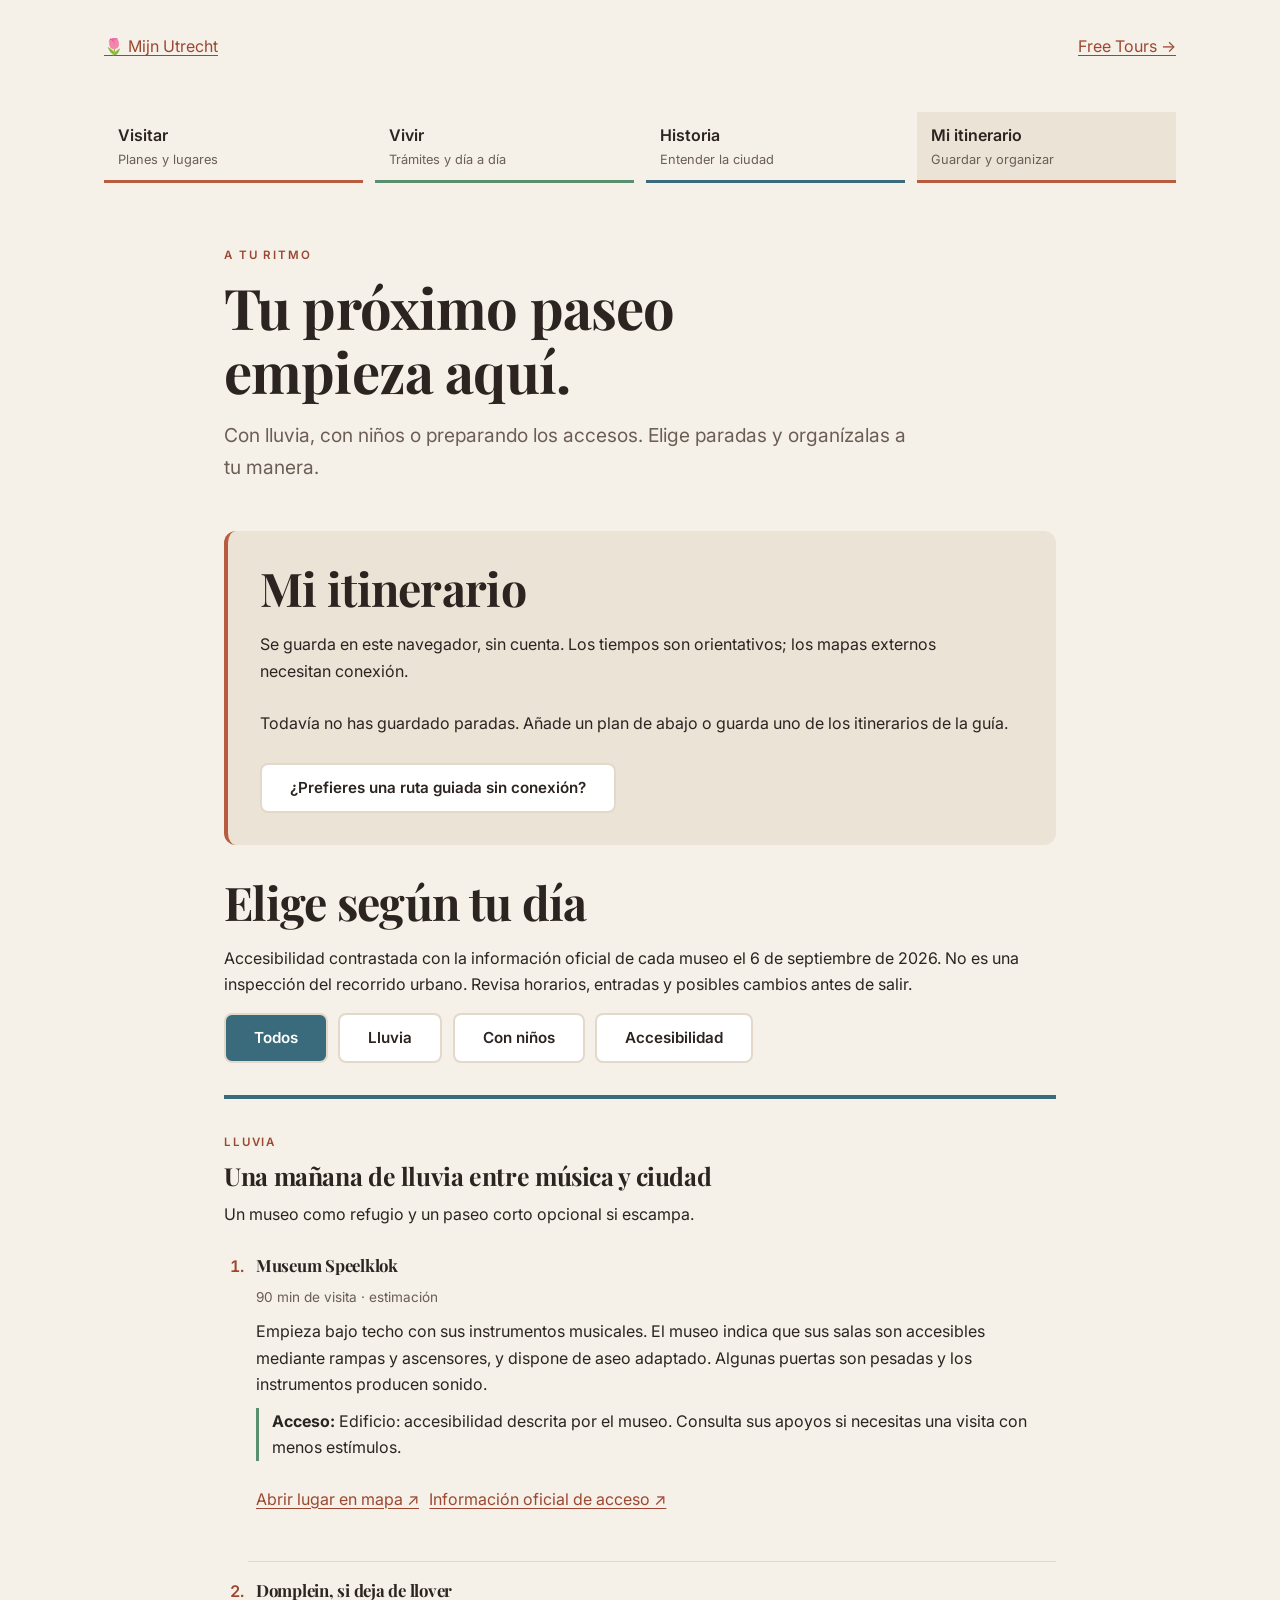
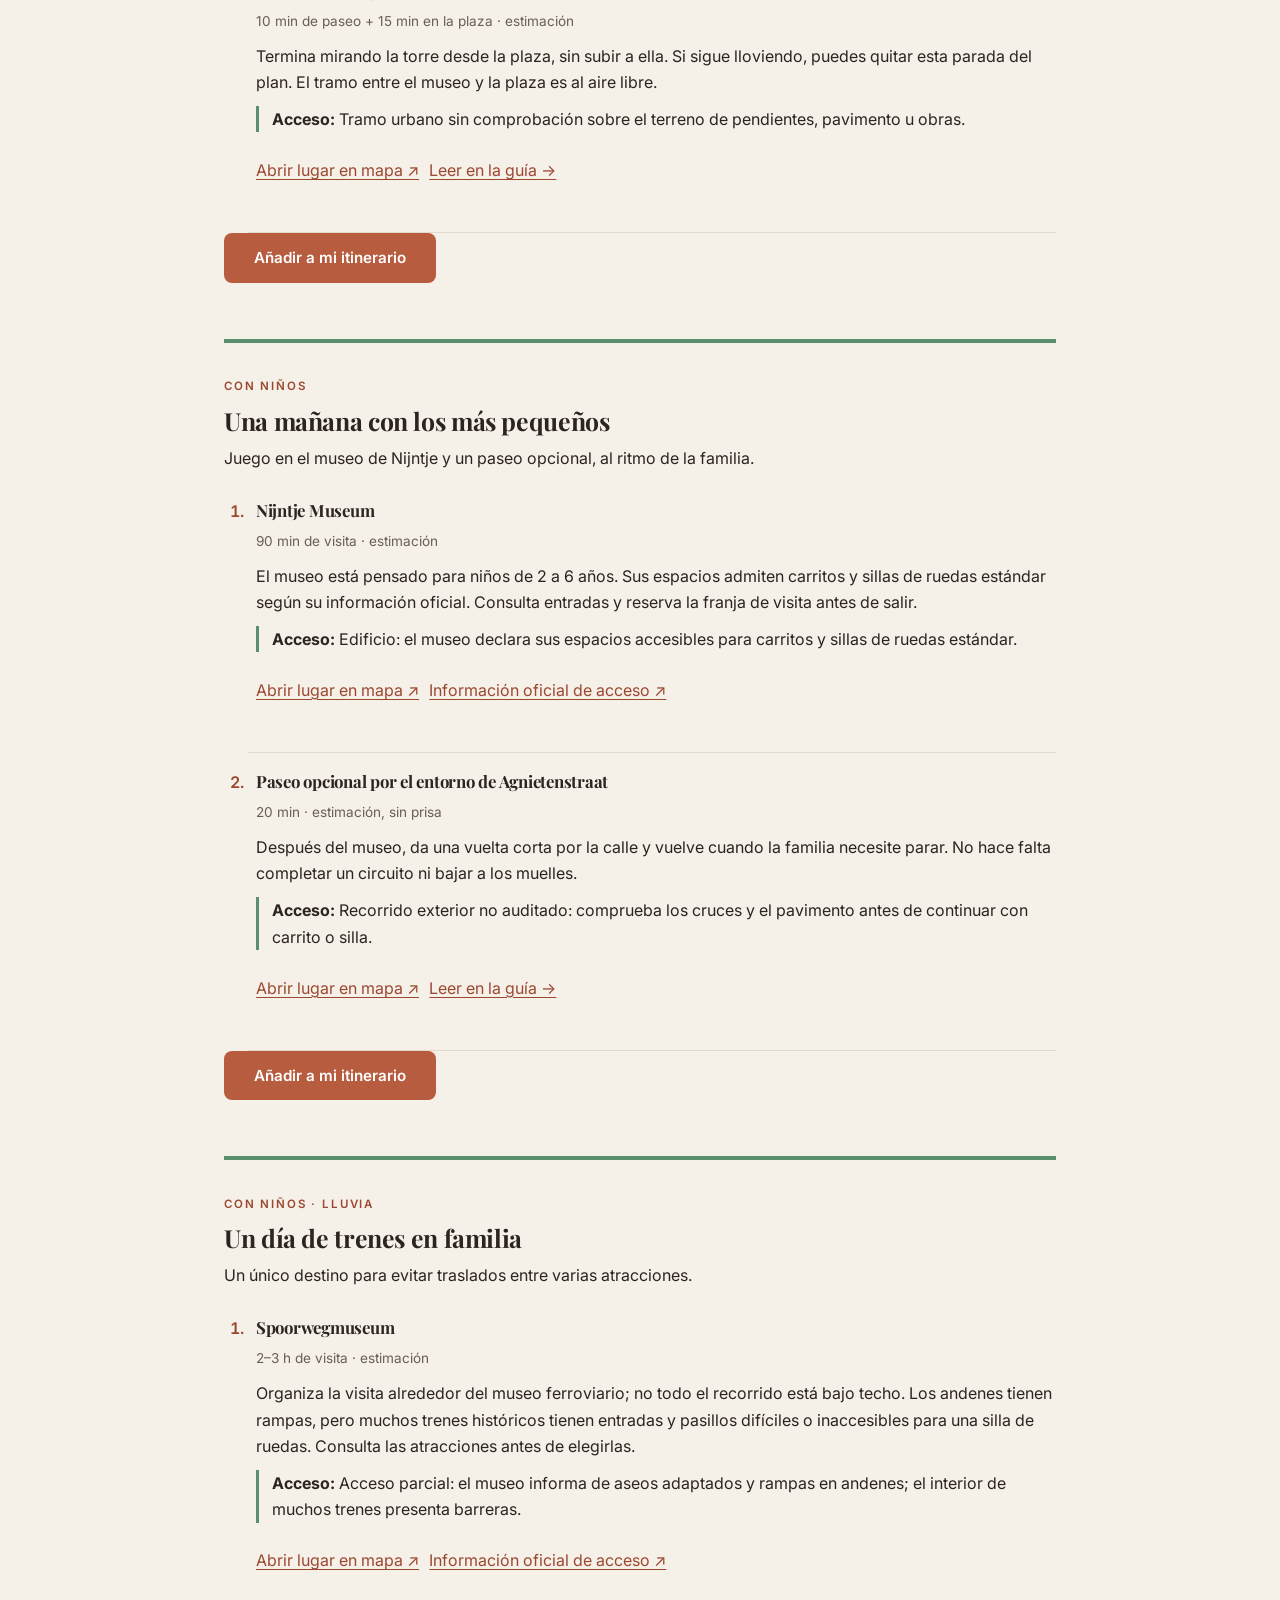
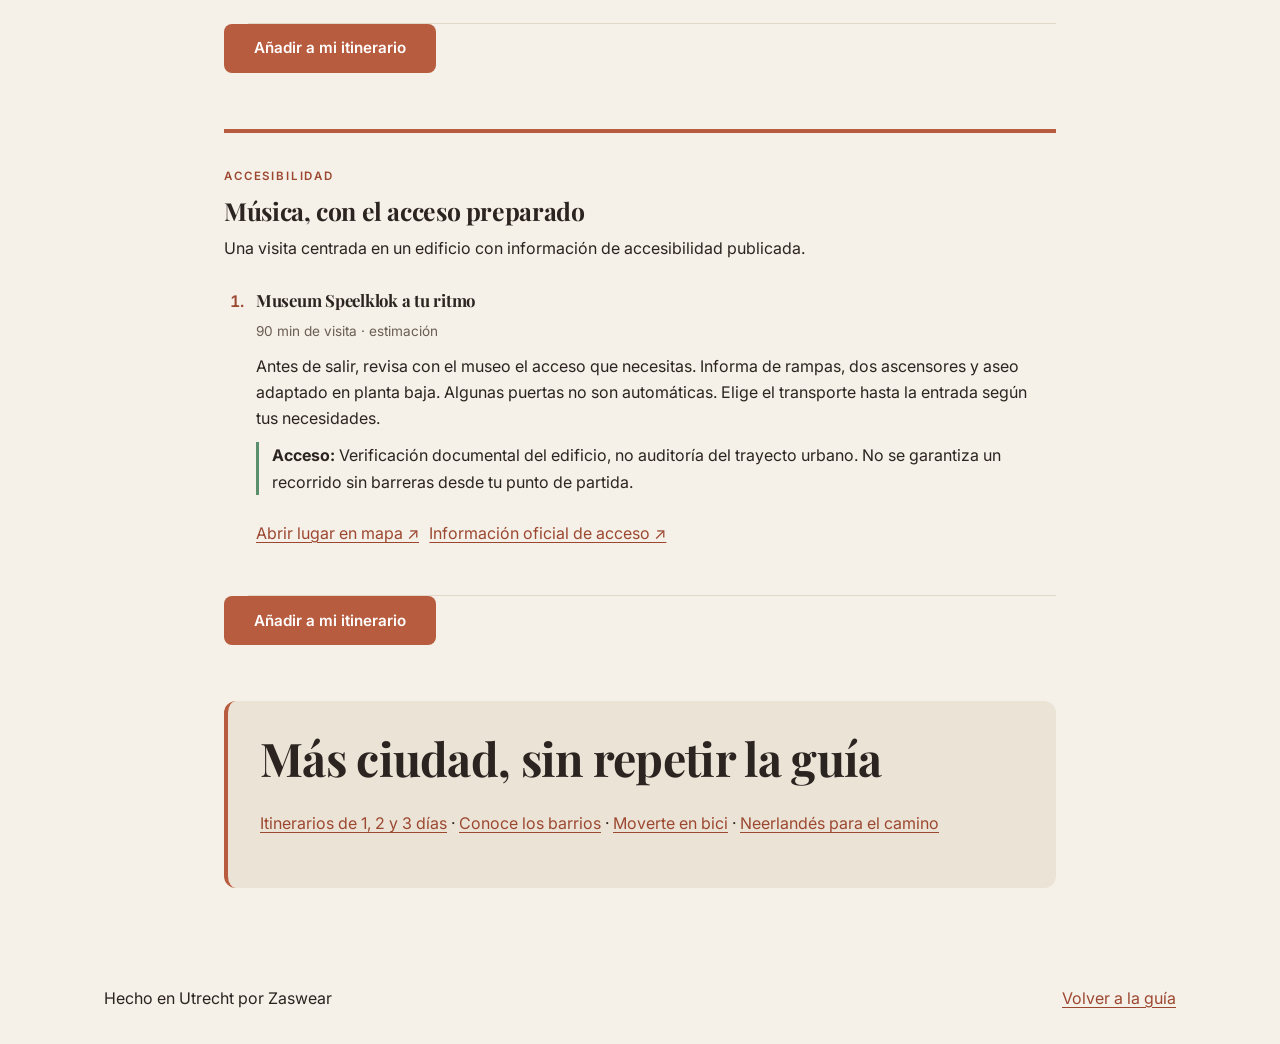
<file: mi-plan.html>
<!DOCTYPE html>
<html lang="es"><head>
<meta charset="utf-8"><meta name="viewport" content="width=device-width, initial-scale=1">
<title>Mi itinerario · Mijn Utrecht</title>
<meta name="description" content="Planes de Utrecht con lluvia y con niños, información de accesibilidad y un itinerario personal guardado en este dispositivo.">
<link rel="canonical" href="https://zaswear.github.io/mijnutrecht/mi-plan.html">
<meta name="theme-color" content="#F5F0E8">
<link rel="icon" href="data:image/svg+xml,<svg xmlns='http://www.w3.org/2000/svg' viewBox='0 0 100 100'><text y='.9em' font-size='90'>🌷</text></svg>">
<link rel="preconnect" href="https://fonts.googleapis.com"><link rel="preconnect" href="https://fonts.gstatic.com" crossorigin><link href="https://fonts.googleapis.com/css2?family=Playfair+Display:wght@600;700&amp;family=Inter:wght@400;500;600&amp;display=swap" rel="stylesheet">
<meta property="og:title" content="Mi itinerario · Mijn Utrecht"><meta property="og:description" content="Planes con lluvia, con niños y un paseo a tu ritmo."><meta property="og:type" content="website"><meta property="og:url" content="https://zaswear.github.io/mijnutrecht/mi-plan.html"><meta property="og:image" content="https://zaswear.github.io/mijnutrecht/fotos/optim/hero-1200.webp"><meta name="twitter:card" content="summary_large_image">
<link rel="stylesheet" href="assets/css/main.css"><link rel="stylesheet" href="assets/css/components.css"><link rel="stylesheet" href="assets/css/responsive.css">
</head><body>
<a class="skip-link" href="#contenido">Saltar al contenido</a>
<header class="plan-brand wrap"><a href="index.html">🌷 Mijn Utrecht</a><a href="free-tour/">Free Tours →</a></header>
<nav class="guide-paths wrap" aria-label="Explora Mijn Utrecht">
  <a href="index.html" data-guide="turista">Visitar <span>Planes y lugares</span></a>
  <a href="expat.html" data-guide="expat">Vivir <span>Trámites y día a día</span></a>
  <a href="historia.html" data-guide="historia">Historia <span>Entender la ciudad</span></a>
  <a href="mi-plan.html" data-guide="plan" aria-current="page">Mi itinerario <span>Guardar y organizar</span></a>
</nav>
<main id="contenido" class="wrap plan-page">
<header><p class="eyebrow">A tu ritmo</p><h1>Tu próximo paseo empieza aquí.</h1><p class="lead">Con lluvia, con niños o preparando los accesos. Elige paradas y organízalas a tu manera.</p></header>
<section class="saved-plan" aria-labelledby="saved-title"><h2 id="saved-title">Mi itinerario</h2>
<p>Se guarda en este navegador, sin cuenta. Los tiempos son orientativos; los mapas externos necesitan conexión.</p>
<p id="plan-status" role="status"></p><div id="saved-stops"></div>
<a class="btn btn-ghost" href="free-tour/">¿Prefieres una ruta guiada sin conexión?</a></section>
<section aria-labelledby="ideas-title"><h2 id="ideas-title">Elige según tu día</h2>
<p>Accesibilidad contrastada con la información oficial de cada museo el <time datetime="2026-09-06">6 de septiembre de 2026</time>. No es una inspección del recorrido urbano. Revisa horarios, entradas y posibles cambios antes de salir.</p>
<div class="plan-filters" role="group" aria-label="Filtrar planes"><button type="button" class="btn btn-ghost" data-plan-filter="Todos" aria-pressed="true">Todos</button><button type="button" class="btn btn-ghost" data-plan-filter="Lluvia" aria-pressed="false">Lluvia</button><button type="button" class="btn btn-ghost" data-plan-filter="Con niños" aria-pressed="false">Con niños</button><button type="button" class="btn btn-ghost" data-plan-filter="Accesibilidad" aria-pressed="false">Accesibilidad</button></div>
<div id="plan-ideas"><p>Cargando planes…</p></div>
<noscript><p>Activa JavaScript para guardar paradas. Puedes consultar directamente la accesibilidad de <a href="https://www.museumspeelklok.nl/toegankelijkheid/">Speelklok</a>, <a href="https://nijntjemuseum.nl/nl/toegankelijkheid/">Nijntje</a> y <a href="https://www.spoorwegmuseum.nl/bezoek/toegankelijkheid/">Spoorwegmuseum</a>.</p></noscript>
</section>
<aside class="plan-invitation"><h2>Más ciudad, sin repetir la guía</h2><p><a href="index.html#itinerarios">Itinerarios de 1, 2 y 3 días</a> · <a href="historia.html#barrios">Conoce los barrios</a> · <a href="expat.html#bici">Moverte en bici</a> · <a href="historia.html#glosario">Neerlandés para el camino</a></p></aside>
</main><footer class="wrap plan-brand"><p>Hecho en Utrecht por Zaswear</p><a href="index.html">Volver a la guía</a></footer>
<script src="assets/js/plan-store.js" defer></script><script src="assets/js/planner.js" defer></script>
</body></html>
</file>
<file: assets/css/main.css>
/* ═══════════════════════════════════════════════════════════
   Mijn Utrecht · main.css
   Variables, reset, tipografía base, layout, navbar, footer.
   ═══════════════════════════════════════════════════════════ */

:root {
  /* Paleta */
  --color-ladrillo: #B85C3F;        /* rellenos: blanco encima cumple AA (4.53) */
  --color-ladrillo-dark: #9C4831;
  --color-ladrillo-texto: #9C4831;  /* texto sobre fondo claro: 5.47 sobre piedra */
  --color-ladrillo-claro: #FBE7DC;  /* texto sobre fondo canal: 4.91 */
  --color-canal: #3A6B7C;
  --color-canal-dark: #2C5361;
  --color-piedra: #F5F0E8;
  --color-piedra-dark: #EBE3D6;
  --color-naranja: #E86A33;
  --color-verde: #5A8F6E;
  --color-texto: #2C2420;
  --color-texto-suave: #6B5E55;
  --color-blanco: #FFFFFF;
  --color-negro: #1A1A1A;
  --color-borde: #E2D9CB;

  /* Tipografía */
  --font-display: 'Playfair Display', Georgia, 'Times New Roman', serif;
  --font-body: 'Inter', -apple-system, BlinkMacSystemFont, 'Segoe UI', sans-serif;
  --font-accent: 'Caveat', 'Comic Sans MS', cursive;

  /* Layout */
  --max-w: 1200px;
  --pad-x: 1.5rem;
  --gap-section: 6rem;
  --radius: 12px;
  --radius-lg: 20px;
  --radius-pill: 999px;

  /* Sombras */
  --shadow-card: 0 4px 24px rgba(44, 36, 32, 0.08);
  --shadow-lift: 0 12px 36px rgba(44, 36, 32, 0.14);
  --shadow-nav: 0 2px 20px rgba(44, 36, 32, 0.07);

  /* Movimiento */
  --ease-out: cubic-bezier(0.23, 1, 0.32, 1);
  --ease-spring: cubic-bezier(0.34, 1.56, 0.64, 1);

  --nav-h: 68px;
}

/* ───────── Reset ───────── */
*, *::before, *::after { box-sizing: border-box; }
* { margin: 0; }

html {
  scroll-behavior: smooth;
  scroll-padding-top: calc(var(--nav-h) + 1rem);
  text-rendering: optimizeLegibility;
  -webkit-text-size-adjust: 100%;
}

body {
  font-family: var(--font-body);
  font-size: 1rem;
  line-height: 1.65;
  color: var(--color-texto);
  background: var(--color-piedra);
  -webkit-font-smoothing: antialiased;
  overflow-x: hidden;
}

img, picture, svg, video { display: block; max-width: 100%; }
img { height: auto; }

/* El atributo hidden debe ganar a cualquier display de componente
   (.btn, .callout…), o elementos ocultos siguen viéndose.
   Se excluye hidden="until-found": ese modo necesita seguir participando
   del layout para que la búsqueda del navegador (Ctrl+F) lo encuentre. */
[hidden]:not([hidden='until-found']) { display: none !important; }

button, input, textarea, select { font: inherit; color: inherit; }
button { cursor: pointer; background: none; border: none; padding: 0; }

a { color: var(--color-ladrillo-texto); text-decoration-thickness: 1px; text-underline-offset: 3px; }
a:hover { color: #7E3626; }

ul, ol { padding-left: 1.15rem; }

/* ───────── Tipografía ───────── */
h1, h2, h3, h4 {
  font-family: var(--font-display);
  font-weight: 700;
  line-height: 1.12;
  letter-spacing: -0.015em;
  text-wrap: balance;
}
h1 { font-size: clamp(2.6rem, 8vw, 5rem); }
h2 { font-size: clamp(1.9rem, 4.4vw, 2.9rem); }
h3 { font-size: clamp(1.25rem, 2.4vw, 1.55rem); }
h4 { font-size: 1.05rem; }

p, li { text-wrap: pretty; }

.eyebrow {
  font-family: var(--font-body);
  font-size: 0.72rem;
  font-weight: 600;
  letter-spacing: 0.16em;
  text-transform: uppercase;
  color: var(--color-ladrillo-texto);
  display: block;
  margin-bottom: 0.75rem;
}
.eyebrow--canal { color: var(--color-canal-dark); }
.eyebrow--verde { color: #3F6B50; }
/* Sobre fondos oscuros (section--canal / section--dark / footer) */
.section--canal .eyebrow,
.section--dark .eyebrow,
.footer .eyebrow { color: var(--color-ladrillo-claro); }

.lead {
  font-size: clamp(1.02rem, 1.7vw, 1.2rem);
  color: var(--color-texto-suave);
  max-width: 62ch;
}

.nota-autor {
  font-family: var(--font-accent);
  font-size: clamp(1.3rem, 2.6vw, 1.75rem);
  line-height: 1.4;
  color: var(--color-canal);
}

.muted { color: var(--color-texto-suave); }
.small { font-size: 0.85rem; }

/* ───────── Layout ───────── */
.wrap {
  width: 100%;
  max-width: var(--max-w);
  margin-inline: auto;
  padding-inline: var(--pad-x);
}
.wrap--narrow { max-width: 820px; }

.section { padding-block: var(--gap-section); }
.section--tight { padding-block: calc(var(--gap-section) * 0.6); }
.section--paper { background: var(--color-blanco); }
.section--canal { background: var(--color-canal); color: #F2EFE9; }
.section--canal h2, .section--canal h3 { color: #fff; }
.section--canal .lead { color: rgba(255, 255, 255, 0.92); }
.section--dark { background: var(--color-texto); color: #EDE6DC; }
.section--dark h2, .section--dark h3 { color: #fff; }
.section--dark .lead { color: rgba(255, 255, 255, 0.86); }

.section-head { margin-bottom: 3rem; max-width: 66ch; }
.section-head .lead { margin-top: 1rem; }
.section-head h2 + .lead, .section-head h1 + .lead { margin-top: 1.1rem; }
.section-head--center { margin-inline: auto; text-align: center; }

.stack > * + * { margin-top: 1rem; }
.grid { display: grid; gap: 1.5rem; }
.grid-2 { grid-template-columns: repeat(2, minmax(0, 1fr)); }
.grid-3 { grid-template-columns: repeat(3, minmax(0, 1fr)); }
.grid-4 { grid-template-columns: repeat(4, minmax(0, 1fr)); }

.scroll-x {
  display: flex;
  gap: 0.85rem;
  overflow-x: auto;
  scroll-snap-type: x mandatory;
  padding-bottom: 0.75rem;
  -webkit-overflow-scrolling: touch;
}
.scroll-x > * { scroll-snap-align: start; flex: 0 0 auto; }
.no-scrollbar::-webkit-scrollbar { display: none; }
.no-scrollbar { scrollbar-width: none; -ms-overflow-style: none; }

.visually-hidden {
  position: absolute; width: 1px; height: 1px;
  padding: 0; margin: -1px; overflow: hidden;
  clip: rect(0 0 0 0); white-space: nowrap; border: 0;
}

/* ───────── Accesibilidad ───────── */
:focus-visible {
  outline: 3px solid var(--color-naranja);
  outline-offset: 3px;
  border-radius: 4px;
}
:focus:not(:focus-visible) { outline: none; }

.skip-link {
  position: absolute; top: -100px; left: 1rem; z-index: 200;
  background: var(--color-ladrillo); color: #fff;
  padding: 0.75rem 1.25rem; border-radius: 0 0 var(--radius) var(--radius);
  font-weight: 600; text-decoration: none;
}
.skip-link:focus { top: 0; color: #fff; }

/* ───────── Navbar ───────── */
.nav {
  position: fixed;
  inset: 0 0 auto 0;
  z-index: 100;
  height: var(--nav-h);
  display: flex;
  align-items: center;
  transition: background 0.3s var(--ease-out), box-shadow 0.3s var(--ease-out), border-color 0.3s;
  border-bottom: 1px solid transparent;
}
.nav__inner {
  width: 100%;
  max-width: var(--max-w);
  margin-inline: auto;
  padding-inline: var(--pad-x);
  display: flex;
  align-items: center;
  justify-content: space-between;
  gap: 1rem;
}
.nav__brand {
  display: inline-flex;
  align-items: center;
  min-height: 44px;
  gap: 0.55rem;
  font-family: var(--font-display);
  font-weight: 700;
  font-size: 1.15rem;
  color: #fff;
  text-decoration: none;
  white-space: nowrap;
  transition: color 0.3s;
}
.nav__brand .brand-mark { font-size: 1.35rem; line-height: 1; }
.nav__links {
  display: flex;
  align-items: center;
  gap: 0.35rem;
  list-style: none;
  margin: 0;
  padding: 0;
}
.nav__link {
  display: inline-flex;
  align-items: center;
  min-height: 44px;
  padding: 0 0.8rem;
  border-radius: var(--radius-pill);
  font-size: 0.88rem;
  font-weight: 500;
  color: rgba(255, 255, 255, 0.88);
  text-decoration: none;
  white-space: nowrap;
  transition: background 0.2s, color 0.2s;
}
.nav__link:hover { background: rgba(255, 255, 255, 0.14); color: #fff; }
.nav__link[aria-current="page"] { color: #fff; background: rgba(255, 255, 255, 0.18); }

/* Enlace destacado del nav (Free Tour) */
.nav__link--highlight {
  background: rgba(184, 92, 63, 0.92);
  color: #fff;
  font-weight: 600;
  padding-inline: 0.9rem;
}
.nav__link--highlight:hover { background: var(--color-ladrillo); color: #fff; }
.nav.is-scrolled .nav__link--highlight,
.nav--solid .nav__link--highlight { background: var(--color-ladrillo); color: #fff; }
.nav.is-scrolled .nav__link--highlight:hover,
.nav--solid .nav__link--highlight:hover { background: var(--color-ladrillo-dark); color: #fff; }

.nav__cta {
  display: inline-flex;
  align-items: center;
  min-height: 40px;
  padding: 0 1.1rem;
  border-radius: var(--radius-pill);
  background: var(--color-ladrillo);
  color: #fff !important;
  font-size: 0.85rem;
  font-weight: 600;
  text-decoration: none;
  white-space: nowrap;
  transition: transform 0.2s var(--ease-spring), background 0.2s;
}
.nav__cta:hover { background: var(--color-ladrillo-dark); transform: translateY(-1px); }

.nav__toggle {
  display: none;
  width: 44px; height: 44px;
  align-items: center; justify-content: center;
  border-radius: var(--radius);
  color: #fff;
  font-size: 1.4rem;
}

/* Estado con scroll: fondo piedra translúcido + blur */
.nav.is-scrolled {
  background: rgba(245, 240, 232, 0.95);
  backdrop-filter: blur(10px);
  -webkit-backdrop-filter: blur(10px);
  box-shadow: var(--shadow-nav);
  border-bottom-color: var(--color-borde);
}
.nav.is-scrolled .nav__brand { color: var(--color-texto); }
.nav.is-scrolled .nav__link { color: var(--color-texto-suave); }
.nav.is-scrolled .nav__link:hover { background: rgba(184, 92, 63, 0.1); color: var(--color-ladrillo); }
.nav.is-scrolled .nav__link[aria-current="page"] { background: rgba(184, 92, 63, 0.12); color: var(--color-ladrillo); }
.nav.is-scrolled .nav__toggle { color: var(--color-texto); }

/* Páginas sin hero oscuro arrancan ya en estado sólido */
.nav--solid {
  background: rgba(245, 240, 232, 0.95);
  backdrop-filter: blur(10px);
  -webkit-backdrop-filter: blur(10px);
  border-bottom-color: var(--color-borde);
}
.nav--solid .nav__brand { color: var(--color-texto); }
.nav--solid .nav__link { color: var(--color-texto-suave); }
.nav--solid .nav__toggle { color: var(--color-texto); }

/* ───────── Footer ───────── */
.footer {
  background: var(--color-texto);
  color: #E6DED3;
  padding-block: 4.5rem 2.5rem;
}
.footer h2 { color: #fff; }
.footer__grid {
  display: grid;
  gap: 2.5rem;
  grid-template-columns: 1.2fr 1fr;
  align-items: start;
}
.footer__actions { display: flex; flex-wrap: wrap; gap: 0.75rem; margin-top: 1.75rem; }
.footer__note { color: rgba(255, 255, 255, 0.55); font-size: 0.82rem; }
.footer__bottom {
  margin-top: 3rem;
  padding-top: 1.5rem;
  border-top: 1px solid rgba(255, 255, 255, 0.12);
  display: flex;
  flex-wrap: wrap;
  gap: 0.5rem 1.5rem;
  justify-content: space-between;
  font-size: 0.8rem;
  color: rgba(255, 255, 255, 0.55);
}
.footer a { color: #F0C3AF; }
.footer a:hover { color: #fff; }

/* ───────── Preferencias de movimiento ───────── */
@media (prefers-reduced-motion: reduce) {
  html { scroll-behavior: auto; }
  *, *::before, *::after {
    animation-duration: 0.001ms !important;
    animation-iteration-count: 1 !important;
    transition-duration: 0.001ms !important;
    transition-delay: 0s !important;
  }
}

/* Orientación compartida y plan personal: ladrillo = visita, verde = vida, canal = contexto. */
.guide-paths { display: grid; grid-template-columns: repeat(4, minmax(0, 1fr)); gap: .75rem; padding-block: 1.25rem; }
.guide-paths a { display: flex; flex-direction: column; justify-content: center; min-height: 64px; padding: .65rem .85rem; border-bottom: 3px solid var(--color-borde); color: var(--color-texto); text-decoration: none; font-weight: 600; }
.guide-paths a span { font-size: .8rem; font-weight: 400; color: var(--color-texto-suave); }
.guide-paths a:hover, .guide-paths a[aria-current] { background: var(--color-piedra-dark); }
.guide-paths [data-guide="turista"], .guide-paths [data-guide="plan"] { border-color: var(--color-ladrillo); }
.guide-paths [data-guide="expat"] { border-color: var(--color-verde); }
.guide-paths [data-guide="historia"] { border-color: var(--color-canal); }
.plan-brand { display: flex; justify-content: space-between; align-items: center; gap: 1rem; padding-block: 1.5rem; flex-wrap: wrap; }
.plan-brand a { min-height: 44px; display: inline-flex; align-items: center; }
.plan-page { max-width: 960px; padding-block: 2rem; }
.plan-page > header { max-width: 700px; margin-bottom: 3rem; }
.plan-page h1 { font-size: clamp(2rem, 6vw, 3.5rem); text-wrap: balance; line-height: 1.15; margin-bottom: 1rem; }
.plan-page h2 { margin-bottom: 1rem; }
.plan-page p { margin-block: .65rem; }
.plan-invitation, .saved-plan { padding: clamp(1rem, 3vw, 2rem); margin-block: 2rem; background: var(--color-piedra-dark); border-left: 4px solid var(--color-ladrillo); border-radius: var(--radius); }
.plan-invitation .btn { margin-top: 1rem; }
.plan-filters, .plan-controls, .plan-links { display: flex; flex-wrap: wrap; gap: .65rem; margin-block: 1rem; }
.plan-filters [aria-pressed="true"] { background: var(--color-canal); color: var(--color-blanco); }
.plan-controls button:disabled { opacity: .5; cursor: default; }
.plan-option { border-top: 4px solid var(--color-ladrillo); padding-block: 1.5rem; margin-top: 2rem; }
.plan-option--canal { border-color: var(--color-canal); }
.plan-option--verde { border-color: var(--color-verde); }
.plan-stops { padding-left: 1.5rem; }
.plan-stops > li { position: relative; padding: 1rem 0 1.5rem .5rem; border-bottom: 1px solid var(--color-borde); }

/* Asa para reordenar arrastrando. Es un atajo de ratón y dedo: la vía
   accesible siguen siendo los botones ↑/↓, por eso el asa va aria-hidden. */
#saved-stops .plan-drag {
  position: absolute;
  top: .75rem;
  right: 0;
  display: flex;
  align-items: center;
  justify-content: center;
  width: 44px;
  height: 44px;
  border-radius: var(--radius);
  color: var(--color-texto-suave);
  font-size: 1.25rem;
  line-height: 1;
  cursor: grab;
  /* Sin esto, arrastrar en móvil hace scroll de la página en vez de mover. */
  touch-action: none;
  user-select: none;
}
#saved-stops .plan-drag:hover { background: var(--color-piedra); color: var(--color-texto); }
#saved-stops .plan-stops > li { padding-right: 52px; }
/* Durante el arrastre los vecinos se apartan con transición; el que se
   mueve no la lleva, o iría a rastras del puntero. */
.plan-stops.is-reordering > li { transition: transform .18s var(--ease-out); }
.plan-stops > li.is-dragging {
  position: relative;
  z-index: 2;
  transition: none;
  cursor: grabbing;
  background: var(--color-piedra);
  box-shadow: var(--shadow-card);
  border-radius: var(--radius);
}
.plan-stops > li.is-dragging .plan-drag { cursor: grabbing; }
.plan-stops > li::marker { color: var(--color-ladrillo-texto); font-weight: 600; }
.plan-access { border-left: 3px solid var(--color-verde); padding-left: .8rem; }
.plan-links a { display: inline-flex; align-items: center; min-height: 44px; text-decoration: underline; text-underline-offset: .2em; }
.plan-empty { padding-block: 1rem; }
@media (max-width: 600px) { .guide-paths { grid-template-columns: repeat(2, minmax(0, 1fr)); } .guide-paths a { padding-inline: .5rem; } }
@media print { .plan-controls, .plan-filters, #plan-ideas, .guide-paths, .plan-brand { display: none; } .saved-plan { border: 0; padding: 0; } }
.plan-page .plan-invitation a { display: inline-flex; align-items: center; min-height: 44px; }
</file>
<file: free-tour/css/free-tour.css>
/* ═══════════════════════════════════════════════════════════
   Mijn Utrecht · free-tour.css
   Sección Free Tour Digital. Mobile-first (375px+).
   Se carga DESPUÉS de ../assets/css/main.css, que aporta las
   variables de color, el reset y la tipografía del sitio.
   ═══════════════════════════════════════════════════════════ */

:root {
  --color-accent: #C9A227;          /* dorado, exclusivo del tour */
  --ft-nav-h: 60px;                 /* barra inferior de navegación */
  --ft-bar-h: 6px;                  /* barra de progreso */
}

/* ───────── Contenedor ───────── */
.tour-container {
  max-width: 100%;
  min-height: 100svh;
  background: var(--color-piedra);
}

.tour-wrap {
  width: 100%;
  max-width: 640px;
  margin-inline: auto;
  padding-inline: 1.25rem;
}

/* ───────── Cabecera del tour ───────── */
.tour-top {
  position: sticky;
  top: 0;
  z-index: 60;
  background: rgba(245, 240, 232, 0.96);
  backdrop-filter: blur(10px);
  -webkit-backdrop-filter: blur(10px);
  border-bottom: 1px solid var(--color-borde);
}

/* Barra por tramos: un tramo por parada. Caminando se lee «voy por la
   tercera de siete» de un vistazo, cosa que un 43 % no dice. */
.progress-bar {
  display: flex;
  gap: 2px;
  height: var(--ft-bar-h);
  background: var(--color-piedra-dark, #EBE3D6);
  overflow: hidden;
}
.progress-tick {
  flex: 1 1 0;
  background: transparent;
  transition: background-color 0.25s var(--ease-out, ease);
}
.progress-tick.is-done { background: var(--color-ladrillo); }
/* La parada en curso se marca a medias, para distinguirla de una visitada. */
.progress-tick.is-current {
  background: linear-gradient(to right, var(--color-ladrillo) 50%, rgba(184, 92, 63, 0.3) 50%);
}

.tour-top__row {
  display: flex;
  align-items: center;
  gap: 0.75rem;
  min-height: 52px;
  padding: 0.35rem 1.25rem;
  max-width: 640px;
  margin-inline: auto;
}
.tour-top__back {
  display: inline-flex;
  align-items: center;
  justify-content: center;
  min-width: 48px;
  min-height: 48px;
  margin-left: -0.75rem;
  border-radius: 50%;
  color: var(--color-texto);
  font-size: 1.25rem;
  text-decoration: none;
}
.tour-top__back:hover { background: rgba(44, 36, 32, 0.07); color: var(--color-texto); }
.tour-top__title {
  flex: 1;
  min-width: 0;
  font-family: var(--font-body);
  font-size: 0.85rem;
  font-weight: 600;
  line-height: 1.25;
  white-space: nowrap;
  overflow: hidden;
  text-overflow: ellipsis;
}
.tour-top__count {
  font-size: 0.72rem;
  font-weight: 700;
  letter-spacing: 0.06em;
  color: var(--color-ladrillo);
  white-space: nowrap;
}

/* ───────── Landing de rutas ───────── */
.ft-hero {
  padding: 2.5rem 0 2rem;
  text-align: center;
}
.ft-hero h1 {
  font-size: clamp(2rem, 8vw, 2.9rem);
  margin-bottom: 0.6rem;
}
.ft-hero p { color: var(--color-texto-suave); max-width: 40ch; margin-inline: auto; }

.ft-cards { display: grid; gap: 1.25rem; padding-bottom: 3rem; }

.ft-card {
  position: relative;
  display: block;
  min-height: 380px;
  border-radius: var(--radius-lg, 20px);
  overflow: hidden;
  color: #fff;
  text-decoration: none;
  background: var(--color-canal);
  isolation: isolate;
  box-shadow: var(--shadow-card);
  transition: transform 0.25s var(--ease-spring, ease), box-shadow 0.25s;
}
.ft-card:hover { transform: translateY(-3px); box-shadow: var(--shadow-lift); color: #fff; }
.ft-card__bg {
  position: absolute; inset: 0; z-index: -2;
  width: 100%; height: 100%;
  object-fit: cover;
}
.ft-card::after {
  content: '';
  position: absolute; inset: 0; z-index: -1;
  background: linear-gradient(to top, rgba(26, 22, 20, 0.94) 12%, rgba(26, 22, 20, 0.45) 55%, rgba(26, 22, 20, 0.2) 100%);
}
.ft-card__body {
  position: absolute;
  inset: auto 0 0 0;
  padding: 1.5rem;
}
.ft-card__icon { font-size: 2rem; line-height: 1; display: block; margin-bottom: 0.5rem; }
.ft-card__title { font-family: var(--font-display); font-size: 1.65rem; color: #fff; margin-bottom: 0.3rem; }
.ft-card__desc { font-size: 0.95rem; color: rgba(255, 255, 255, 0.82); }
.ft-card__meta {
  display: flex;
  flex-wrap: wrap;
  gap: 0.5rem 1rem;
  margin: 1rem 0 1.25rem;
  font-size: 0.8rem;
  font-weight: 600;
  color: rgba(255, 255, 255, 0.9);
}
.ft-card__cta {
  display: inline-flex;
  align-items: center;
  justify-content: center;
  min-height: 48px;
  padding: 0 1.5rem;
  border-radius: 10px;
  background: var(--color-ladrillo);
  color: #fff;
  font-weight: 600;
}

.ft-card--soon {
  min-height: 0;
  padding: 1.5rem;
  background: transparent;
  border: 2px dashed var(--color-borde);
  color: var(--color-texto-suave);
  text-align: center;
  box-shadow: none;
}
.ft-card--soon:hover { transform: none; box-shadow: none; color: var(--color-texto-suave); }
.ft-card--soon::after { display: none; }
.ft-card--soon h2 {
  font-family: var(--font-body);
  font-size: 0.78rem;
  font-weight: 700;
  letter-spacing: 0.12em;
  text-transform: uppercase;
  color: var(--color-texto-suave);
  margin-bottom: 0.35rem;
}

.ft-tips {
  background: var(--color-blanco);
  border: 1px solid var(--color-borde);
  border-radius: var(--radius, 12px);
  padding: 1.5rem;
  margin-bottom: 3rem;
}
.ft-tips h2 { font-size: 1.2rem; margin-bottom: 0.9rem; }
.ft-tips ul { margin: 0; padding-left: 1.1rem; display: grid; gap: 0.5rem; font-size: 0.9rem; color: var(--color-texto-suave); }

/* ───────── Mapa plegable ───────── */
.map-collapsible {
  position: sticky;
  top: calc(var(--ft-bar-h) + 52px);
  z-index: 50;
  border-bottom: 1px solid var(--color-borde);
}
.map-collapsible__header {
  width: 100%;
  min-height: 52px;
  padding: 0.65rem 1.25rem;
  background: var(--color-canal);
  color: #fff;
  display: flex;
  align-items: center;
  justify-content: space-between;
  gap: 0.75rem;
  font-size: 0.85rem;
  font-weight: 600;
  text-align: left;
}
.map-collapsible__chevron { transition: transform 0.3s var(--ease-out, ease); }
.map-collapsible__header[aria-expanded="true"] .map-collapsible__chevron { transform: rotate(180deg); }
.map-collapsible__content {
  height: 0;
  overflow: hidden;
  transition: height 0.3s ease;
  background: var(--color-piedra-dark, #EBE3D6);
}
.map-collapsible__content.is-open { height: 250px; }
#tour-map { width: 100%; height: 250px; }

.map-actions {
  display: flex;
  gap: 0.5rem;
  padding: 0.6rem 1.25rem;
  background: var(--color-blanco);
  border-top: 1px solid var(--color-borde);
}

/* Marcadores del mapa */
.ft-pin {
  width: 28px; height: 28px;
  display: flex; align-items: center; justify-content: center;
  border-radius: 50%;
  background: var(--color-canal);
  border: 2.5px solid #fff;
  color: #fff;
  font-size: 0.8rem;
  font-weight: 700;
  box-shadow: 0 2px 6px rgba(26, 22, 20, 0.35);
}
.ft-pin--current { background: var(--color-ladrillo); transform: scale(1.15); }
.ft-pin--done { background: var(--color-verde); }
.ft-user-dot {
  width: 18px; height: 18px;
  border-radius: 50%;
  background: #2F7DD1;
  border: 3px solid #fff;
  box-shadow: 0 0 0 0 rgba(47, 125, 209, 0.6);
  animation: ftPulse 2s infinite;
}
@keyframes ftPulse {
  0% { box-shadow: 0 0 0 0 rgba(47, 125, 209, 0.55); }
  70% { box-shadow: 0 0 0 16px rgba(47, 125, 209, 0); }
  100% { box-shadow: 0 0 0 0 rgba(47, 125, 209, 0); }
}

/* ───────── Tarjeta de parada ───────── */
.stop-card {
  padding: 1.5rem 1.25rem calc(var(--ft-nav-h) + 2.5rem);
  max-width: 640px;
  margin-inline: auto;
  animation: ftFadeIn 0.4s var(--ease-out, ease);
}
@keyframes ftFadeIn {
  from { opacity: 0; transform: translateY(14px); }
  to { opacity: 1; transform: none; }
}
@media (prefers-reduced-motion: reduce) {
  .stop-card { animation: none; }
}

.stop-card__eyebrow {
  font-size: 0.72rem;
  font-weight: 700;
  letter-spacing: 0.14em;
  text-transform: uppercase;
  color: var(--color-ladrillo);
  display: block;
  margin-bottom: 0.6rem;
}

.stop-card__image {
  width: 100%;
  height: 240px;
  object-fit: cover;
  border-radius: 12px;
  margin-bottom: 1.5rem;
  background: var(--color-piedra-dark, #EBE3D6);
}
.stop-card__placeholder {
  width: 100%;
  height: 180px;
  border-radius: 12px;
  margin-bottom: 1.5rem;
  display: grid;
  place-items: center;
  font-family: var(--font-display);
  font-size: 3.5rem;
  color: rgba(255, 255, 255, 0.55);
  background: linear-gradient(150deg, var(--color-canal), #22414C);
}
.stop-card__placeholder--alt { background: linear-gradient(150deg, var(--color-ladrillo), #7E3626); }

.stop-card__title { font-size: 1.75rem; margin-bottom: 0.25rem; }
.stop-card__subtitle { font-size: 1rem; color: var(--color-texto-suave); margin-bottom: 1rem; }

.stop-card__meta {
  display: flex;
  gap: 0.5rem 1rem;
  flex-wrap: wrap;
  font-size: 0.85rem;
  color: var(--color-texto-suave);
  margin-bottom: 1.5rem;
}
.stop-card__meta strong { color: var(--color-texto); font-weight: 600; }

.badge-cerca {
  display: inline-flex;
  align-items: center;
  gap: 0.3rem;
  padding: 0.2rem 0.65rem;
  border-radius: 999px;
  background: rgba(90, 143, 110, 0.18);
  color: #3F6B50;
  font-size: 0.75rem;
  font-weight: 700;
}
.badge-lejos {
  display: inline-flex;
  align-items: center;
  gap: 0.3rem;
  padding: 0.2rem 0.65rem;
  border-radius: 999px;
  background: rgba(232, 106, 51, 0.16);
  color: #98421A;
  font-size: 0.75rem;
  font-weight: 700;
}

/* ───────── Bloques de contenido ───────── */
.stop-card__section {
  margin-bottom: 1.25rem;
  padding: 1.25rem;
  border-radius: 12px;
}
.stop-card__section h3 {
  font-family: var(--font-body);
  font-size: 0.75rem;
  font-weight: 700;
  letter-spacing: 0.12em;
  text-transform: uppercase;
  margin-bottom: 0.7rem;
  display: flex;
  align-items: center;
  gap: 0.45rem;
}
.stop-card__section p { font-size: 0.98rem; }

.stop-card__section--guia {
  background: var(--color-blanco);
  border: 1px solid var(--color-borde);
}
.stop-card__section--guia p { font-size: 1.09rem; line-height: 1.75; }
.stop-card__section--guia h3 { color: var(--color-ladrillo); }

.stop-card__section--historia {
  background: #EDE8DF;
  border-left: 4px solid var(--color-canal);
}
.stop-card__section--historia h3 { color: var(--color-canal); }
.stop-card__section--historia p { color: var(--color-texto-suave); }

.stop-card__section--misterio {
  background: #E8DDD0;
  border-left: 4px solid var(--color-naranja);
}
.stop-card__section--misterio h3 { color: #98421A; }
.stop-card__section--misterio p { color: #4A3B2E; font-style: italic; }

.stop-card__section--reto {
  background: #F0EDE6;
  border: 1px dashed var(--color-accent);
  text-align: center;
}
.stop-card__section--reto h3 { color: #8A6E15; justify-content: center; }

.stop-card__section--acertijo {
  background: var(--color-blanco);
  border: 2px solid var(--color-ladrillo);
}
.stop-card__section--acertijo h3 { color: var(--color-ladrillo); }
.quiz-question { font-weight: 600; margin-bottom: 0.9rem; }

.quiz-option {
  display: block;
  width: 100%;
  min-height: 48px;
  padding: 0.9rem 1rem;
  margin-bottom: 0.5rem;
  background: var(--color-piedra);
  border: 2px solid transparent;
  border-radius: 8px;
  text-align: left;
  font-size: 0.95rem;
  transition: background 0.2s, border-color 0.2s;
}
.quiz-option:hover:not(:disabled) { border-color: var(--color-ladrillo); }
.quiz-option--correct { background: #D9EDE0; border-color: var(--color-verde); color: #2F5A3D; font-weight: 600; }
.quiz-option--wrong { background: #F5DAD6; border-color: #B3382C; color: #7E241B; }
.quiz-feedback { margin-top: 0.85rem; font-size: 0.88rem; color: var(--color-texto-suave); }

/* ───────── Botones ───────── */
.btn-cta {
  display: flex;
  align-items: center;
  justify-content: center;
  gap: 0.5rem;
  width: 100%;
  min-height: 56px;
  padding: 1rem 1.25rem;
  background: var(--color-ladrillo);
  color: #fff;
  border: none;
  border-radius: 12px;
  font-size: 1.05rem;
  font-weight: 600;
  text-decoration: none;
  margin-top: 1.25rem;
  transition: transform 0.2s, box-shadow 0.2s, background 0.2s;
}
.btn-cta:hover { background: var(--color-ladrillo-dark, #9C4831); color: #fff; transform: translateY(-2px); box-shadow: 0 8px 24px rgba(184, 92, 63, 0.3); }
.btn-cta:active { transform: translateY(0) scale(0.99); }

.btn-soft {
  display: inline-flex;
  align-items: center;
  justify-content: center;
  gap: 0.45rem;
  min-height: 48px;
  padding: 0.6rem 1.1rem;
  background: var(--color-blanco);
  border: 1px solid var(--color-borde);
  border-radius: 10px;
  font-size: 0.88rem;
  font-weight: 600;
  color: var(--color-texto);
  text-decoration: none;
  transition: border-color 0.2s, color 0.2s;
}
.btn-soft:hover { border-color: var(--color-ladrillo); color: var(--color-ladrillo); }
.btn-soft[aria-pressed="true"] { background: var(--color-ladrillo); border-color: var(--color-ladrillo); color: #fff; }
.btn-row { display: flex; flex-wrap: wrap; gap: 0.5rem; }

/* ───────── Navegación inferior fija ───────── */
.tour-nav {
  position: fixed;
  inset: auto 0 0 0;
  z-index: 100;
  display: flex;
  align-items: center;
  justify-content: space-between;
  gap: 0.75rem;
  min-height: var(--ft-nav-h);
  padding: 0.5rem max(1.25rem, env(safe-area-inset-left)) max(0.5rem, env(safe-area-inset-bottom));
  background: var(--color-blanco);
  border-top: 1px solid var(--color-borde);
}
.tour-nav__btn {
  display: inline-flex;
  align-items: center;
  gap: 0.35rem;
  min-height: 48px;
  padding: 0 1rem;
  border-radius: 10px;
  font-size: 0.9rem;
  font-weight: 600;
  color: var(--color-texto);
}
.tour-nav__btn:disabled { opacity: 0.35; cursor: not-allowed; }
.tour-nav__btn:not(:disabled):hover { background: var(--color-piedra); color: var(--color-ladrillo); }
.tour-nav__dots { display: flex; gap: 0.3rem; }
.tour-nav__dot {
  width: 8px; height: 8px;
  border-radius: 50%;
  background: var(--color-borde);
  transition: background 0.25s, transform 0.25s;
}
.tour-nav__dot.is-current { background: var(--color-ladrillo); transform: scale(1.4); }
.tour-nav__dot.is-done { background: var(--color-verde); }

/* ───────── Diálogo de reanudar ───────── */
.ft-dialog {
  position: fixed;
  inset: 0;
  z-index: 200;
  display: none;
  align-items: center;
  justify-content: center;
  padding: 1.5rem;
  background: rgba(26, 22, 20, 0.55);
  backdrop-filter: blur(4px);
  -webkit-backdrop-filter: blur(4px);
}
.ft-dialog.is-open { display: flex; }
.ft-dialog__panel {
  width: 100%;
  max-width: 420px;
  background: var(--color-blanco);
  border-radius: 16px;
  padding: 1.75rem;
  text-align: center;
  box-shadow: 0 24px 64px rgba(26, 22, 20, 0.32);
}
.ft-dialog__panel:focus { outline: none; }
.ft-dialog__panel h2 { font-size: 1.35rem; margin-bottom: 0.5rem; }
.ft-dialog__panel p { color: var(--color-texto-suave); font-size: 0.92rem; }

/* ───────── Pantalla final ───────── */
.ft-finish { text-align: center; padding: 2rem 0 1rem; }
.ft-finish__medal { font-size: 4rem; line-height: 1; display: block; margin-bottom: 0.75rem; }
.ft-finish h2 { font-size: clamp(1.8rem, 7vw, 2.4rem); margin-bottom: 0.5rem; }
.ft-finish__score {
  display: inline-flex;
  align-items: baseline;
  gap: 0.4rem;
  margin: 1.25rem 0;
  padding: 0.85rem 1.5rem;
  border-radius: 999px;
  background: var(--color-blanco);
  border: 2px solid var(--color-accent);
  font-weight: 700;
}
.ft-finish__score b { font-family: var(--font-display); font-size: 1.8rem; color: var(--color-accent); }
.ft-badges { display: flex; flex-wrap: wrap; justify-content: center; gap: 0.5rem; margin: 1.25rem 0 0; }
.ft-badge {
  display: inline-flex;
  align-items: center;
  gap: 0.35rem;
  padding: 0.4rem 0.85rem;
  border-radius: 999px;
  background: rgba(201, 162, 39, 0.16);
  color: #8A6E15;
  font-size: 0.8rem;
  font-weight: 700;
}

/* Confeti */
.ft-confetti {
  position: fixed;
  inset: 0;
  pointer-events: none;
  z-index: 150;
  overflow: hidden;
}
.ft-confetti i {
  position: absolute;
  top: -12px;
  width: 9px;
  height: 14px;
  opacity: 0.9;
  animation: ftFall linear forwards;
}
@keyframes ftFall {
  to { transform: translateY(105vh) rotate(720deg); opacity: 0; }
}
@media (prefers-reduced-motion: reduce) {
  .ft-confetti { display: none; }
}

/* ───────── Estados ───────── */
.ft-status {
  padding: 3rem 1.25rem;
  text-align: center;
  color: var(--color-texto-suave);
}
.ft-offline-note {
  display: none;
  margin: 0 1.25rem 1rem;
  padding: 0.7rem 1rem;
  border-radius: 10px;
  background: rgba(232, 106, 51, 0.12);
  color: #98421A;
  font-size: 0.85rem;
  text-align: center;
}
.ft-offline-note.is-visible { display: block; }

/* ───────── Tablet y desktop ───────── */
@media (min-width: 768px) {
  .ft-cards { grid-template-columns: repeat(2, minmax(0, 1fr)); }
  .ft-card--soon { grid-column: 1 / -1; }
  .stop-card__image { height: 320px; }
  .map-collapsible__content.is-open { height: 340px; }
  #tour-map { height: 340px; }
}

@media (min-width: 1024px) {
  .tour-wrap, .stop-card, .tour-top__row { max-width: 720px; }
  .tour-nav { justify-content: center; gap: 2rem; }
}

/* Velo de activación del mapa en táctil (mismo patrón que el mapa principal) */
#tour-map { position: relative; }
.map-activar {
  position: absolute;
  inset: 0;
  z-index: 500;
  display: flex;
  align-items: flex-end;
  justify-content: center;
  width: 100%;
  padding-bottom: 1.5rem;
  border-radius: 0;
  background: transparent;   /* el mapa se ve entero: solo se bloquea el arrastre */
}
.map-activar span {
  padding: 0.55rem 1.1rem;
  border-radius: 999px;
  background: rgba(255, 255, 255, 0.96);
  box-shadow: var(--shadow-lift);
  font-size: 0.82rem;
  font-weight: 600;
  color: var(--color-texto);
}

/* ───────── Punto de encuentro (solo parada 1) ───────── */
.encuentro {
  margin-bottom: 1.5rem;
  padding: 1.1rem 1.25rem;
  border-radius: 12px;
  background: var(--color-blanco);
  border: 2px solid var(--color-accent);
}
.encuentro__label {
  font-size: 0.72rem;
  font-weight: 700;
  letter-spacing: 0.12em;
  text-transform: uppercase;
  color: #8A6E15;
  margin-bottom: 0.4rem;
}
.encuentro__nombre { font-weight: 700; font-size: 1rem; }
.encuentro__detalle { font-size: 0.85rem; color: var(--color-texto-suave); margin-top: 0.2rem; }
.encuentro .btn-soft { margin-top: 0.9rem; }

/* ───────── Ruta a medias en el listado ───────── */
.ft-reanudar {
  display: flex;
  flex-wrap: wrap;
  align-items: center;
  gap: 0.75rem 1rem;
  margin-bottom: 1.5rem;
  padding: 1rem 1.15rem;
  border-radius: 12px;
  background: var(--color-blanco);
  border: 2px solid var(--color-ladrillo);
}
.ft-reanudar__texto { flex: 1; min-width: 12rem; font-size: 0.9rem; }
.ft-reanudar__texto strong { display: block; }
.ft-reanudar__texto span { color: var(--color-texto-suave); font-size: 0.82rem; }
.ft-reanudar .btn-soft { background: var(--color-ladrillo); border-color: var(--color-ladrillo); color: #fff; }
.ft-reanudar .btn-soft:hover { background: var(--color-ladrillo-dark); border-color: var(--color-ladrillo-dark); color: #fff; }

/* Preparación verificable y orientación también sin teselas de mapa. */
.ft-preparation { max-width: 640px; margin: 1rem auto; padding: 1rem 1.25rem; border-block: 1px solid var(--color-borde); }
.ft-preparation summary { min-height: 44px; cursor: pointer; font-weight: 600; color: var(--color-canal); }
.ft-preparation p { margin-block: 1rem; }
.ft-preparation h2 { font-size: 1.3rem; margin-top: 1.5rem; }
.ft-schematic { margin-block: 1rem; }
.ft-schematic svg { display: block; width: 100%; background: var(--color-piedra-dark); border-radius: var(--radius); }
.ft-schematic polyline { fill: none; stroke: var(--color-canal); stroke-width: 3; }
.ft-schematic circle { fill: var(--color-ladrillo); }
.ft-schematic text { fill: var(--color-blanco); text-anchor: middle; font-size: 14px; font-weight: 600; }
.ft-schematic figcaption, .ft-stop-list p, .ft-map-note { font-size: .85rem; color: var(--color-texto-suave); }
.ft-stop-list { list-style: none; padding: 0; }
.ft-stop-list li { border-left: 3px solid var(--color-verde); padding-left: .75rem; margin-block: 1rem; }
.ft-stop-list [aria-current] { background: var(--color-ladrillo); color: var(--color-blanco); }
.ft-map-note { padding: 1rem; }
.ft-plan-link { margin-bottom: 1.5rem; }
@media (prefers-reduced-motion: reduce) { .progress-tick { transition: none; } }

.stop-photo { margin: 0; }
.stop-card__image--credited { object-fit: contain; background: var(--color-piedra-dark); }
.stop-photo figcaption { font-size: .8rem; color: var(--color-texto-suave); margin: -.5rem 0 1.25rem; }
.stop-photo figcaption a { display: inline-flex; align-items: center; min-height: 44px; text-decoration: underline; }
</file>
<file: assets/css/components.css>
/* ═══════════════════════════════════════════════════════════
   Mijn Utrecht · components.css
   Botones, tarjetas, tabs, acordeones, badges, modales, mapa.
   ═══════════════════════════════════════════════════════════ */

/* ───────── Botones ───────── */
.btn {
  display: inline-flex;
  align-items: center;
  justify-content: center;
  gap: 0.55rem;
  min-height: 48px;
  padding: 0.85rem 1.75rem;
  border-radius: 8px;
  font-family: var(--font-body);
  font-weight: 600;
  font-size: 0.95rem;
  line-height: 1.2;
  text-decoration: none;
  border: 2px solid transparent;
  transition: transform 0.2s var(--ease-spring), box-shadow 0.2s, background 0.2s, color 0.2s, border-color 0.2s;
}
.btn:active { transform: translateY(0) scale(0.985); }

.btn-primary { background: var(--color-ladrillo); color: #fff; }
.btn-primary:hover {
  background: var(--color-ladrillo-dark);
  color: #fff;
  transform: translateY(-2px);
  box-shadow: 0 8px 24px rgba(184, 92, 63, 0.3);
}

.btn-secondary {
  background: transparent;
  color: #fff;
  border-color: rgba(255, 255, 255, 0.55);
}
.btn-secondary:hover {
  background: rgba(255, 255, 255, 0.14);
  border-color: #fff;
  color: #fff;
  transform: translateY(-2px);
}

.btn-ghost {
  background: var(--color-blanco);
  color: var(--color-texto);
  border-color: var(--color-borde);
}
.btn-ghost:hover {
  border-color: var(--color-ladrillo);
  color: var(--color-ladrillo-texto);
  transform: translateY(-2px);
  box-shadow: var(--shadow-card);
}

.btn-sm { min-height: 40px; padding: 0.5rem 1.1rem; font-size: 0.83rem; }

/* ───────── Tarjetas ───────── */
.card {
  background: var(--color-blanco);
  border: 1px solid var(--color-borde);
  border-radius: var(--radius);
  padding: 1.75rem;
  box-shadow: var(--shadow-card);
}
.card--lift { transition: transform 0.3s var(--ease-spring), box-shadow 0.3s; }
.card--lift:hover { transform: translateY(-4px); box-shadow: var(--shadow-lift); }
.card--flat { box-shadow: none; }
.card__icon { font-size: 1.75rem; line-height: 1; display: block; margin-bottom: 0.9rem; }
.card__title { font-family: var(--font-display); font-size: 1.2rem; margin-bottom: 0.5rem; }
.card__text { font-size: 0.92rem; color: var(--color-texto-suave); }
.card__meta {
  margin-top: 1.15rem;
  padding-top: 0.85rem;
  border-top: 1px solid var(--color-borde);
  display: flex;
  align-items: center;
  justify-content: space-between;
  gap: 0.75rem;
  font-size: 0.78rem;
  color: var(--color-texto-suave);
}
.card__meta strong { color: var(--color-ladrillo-texto); font-size: 0.88rem; }

/* Lista de datos dentro de tarjetas */
.tick-list { list-style: none; padding: 0; margin: 0; display: grid; gap: 0.55rem; }
.tick-list li { display: flex; gap: 0.6rem; font-size: 0.88rem; color: var(--color-texto-suave); }
.tick-list li::before { content: '✓'; color: var(--color-verde); font-weight: 700; flex: none; }

.num-list { list-style: none; padding: 0; margin: 0; display: grid; gap: 0.9rem; counter-reset: n; }
.num-list li { display: flex; gap: 0.75rem; font-size: 0.9rem; color: var(--color-texto-suave); counter-increment: n; }
.num-list li::before {
  content: counter(n);
  flex: none;
  width: 1.6rem; height: 1.6rem;
  display: grid; place-items: center;
  border-radius: 50%;
  background: rgba(184, 92, 63, 0.12);
  color: var(--color-ladrillo);
  font-size: 0.75rem; font-weight: 700;
}
.num-list strong { color: var(--color-texto); }

/* ───────── Badges y pills ───────── */
.badge {
  display: inline-flex;
  align-items: center;
  gap: 0.35rem;
  padding: 0.28rem 0.7rem;
  border-radius: var(--radius-pill);
  background: rgba(232, 106, 51, 0.14);
  color: #A5451B;
  font-size: 0.68rem;
  font-weight: 700;
  letter-spacing: 0.08em;
  text-transform: uppercase;
}
.badge--canal { background: rgba(58, 107, 124, 0.14); color: var(--color-canal-dark); }
.badge--verde { background: rgba(90, 143, 110, 0.16); color: #3F6B50; }
.badge--neutro { background: rgba(44, 36, 32, 0.07); color: var(--color-texto-suave); }

.callout {
  display: flex;
  gap: 0.75rem;
  padding: 1rem 1.15rem;
  border-radius: var(--radius);
  background: rgba(58, 107, 124, 0.08);
  border: 1px solid rgba(58, 107, 124, 0.2);
  font-size: 0.87rem;
  color: var(--color-canal-dark);
}
.callout--warn { background: rgba(232, 106, 51, 0.1); border-color: rgba(232, 106, 51, 0.28); color: #98421A; }
.callout--verde { background: rgba(90, 143, 110, 0.1); border-color: rgba(90, 143, 110, 0.28); color: #3F6B50; }
.callout__icon { flex: none; font-size: 1.05rem; line-height: 1.4; }

/* ───────── Tabs ───────── */
.tabs {
  display: inline-flex;
  gap: 0.3rem;
  padding: 0.3rem;
  background: var(--color-piedra-dark);
  border-radius: var(--radius-pill);
  border: 1px solid var(--color-borde);
  max-width: 100%;
  overflow-x: auto;
}
.tabs--block { display: flex; flex-wrap: wrap; }
.tab {
  min-height: 42px;
  padding: 0 1.2rem;
  border-radius: var(--radius-pill);
  font-size: 0.88rem;
  font-weight: 600;
  color: var(--color-texto-suave);
  white-space: nowrap;
  transition: background 0.25s var(--ease-out), color 0.25s, box-shadow 0.25s;
}
.tab:hover { color: var(--color-ladrillo-texto); }
.tab[aria-selected="true"] {
  background: var(--color-blanco);
  color: var(--color-ladrillo-texto);
  box-shadow: var(--shadow-card);
}
/* Los paneles inactivos usan hidden="until-found": siguen ocultos pero
   Ctrl+F los encuentra y los abre (ver tabs.js). */
.tab-panel[hidden]:not([hidden='until-found']) { display: none; }
.tab-panel { animation: fadeUp 0.45s var(--ease-out); }

@keyframes fadeUp {
  from { opacity: 0; transform: translateY(12px); }
  to { opacity: 1; transform: none; }
}

/* Chips de filtro (mapa, agenda, flora) */
.chip {
  display: inline-flex;
  align-items: center;
  gap: 0.4rem;
  min-height: 40px;
  padding: 0 0.95rem;
  border-radius: var(--radius-pill);
  border: 1px solid var(--color-borde);
  background: var(--color-blanco);
  font-size: 0.8rem;
  font-weight: 600;
  color: var(--color-texto-suave);
  transition: all 0.2s;
}
.chip:hover { border-color: var(--color-ladrillo); color: var(--color-ladrillo-texto); }
.chip[aria-pressed="true"], .chip.is-active {
  background: var(--color-texto);
  border-color: var(--color-texto);
  color: #fff;
}
.chip-row { display: flex; flex-wrap: wrap; gap: 0.5rem; }

/* ───────── Acordeones ───────── */
.accordion { border-top: 1px solid var(--color-borde); }
.accordion__item { border-bottom: 1px solid var(--color-borde); }
.accordion__trigger {
  width: 100%;
  display: flex;
  align-items: center;
  gap: 0.9rem;
  min-height: 64px;
  padding: 1.1rem 0.25rem;
  text-align: left;
  font-family: var(--font-body);
  font-size: 1rem;
  font-weight: 600;
  color: var(--color-texto);
  transition: color 0.2s;
}
.accordion__trigger:hover { color: var(--color-ladrillo-texto); }
.accordion__emoji { flex: none; font-size: 1.2rem; }
.accordion__label { flex: 1; }
.accordion__chevron {
  flex: none;
  width: 1.5rem; height: 1.5rem;
  display: grid; place-items: center;
  color: var(--color-ladrillo-texto);
  transition: transform 0.3s var(--ease-out);
}
.accordion__trigger[aria-expanded="true"] .accordion__chevron { transform: rotate(180deg); }
.accordion__panel {
  max-height: 0;
  overflow: hidden;
  transition: max-height 0.4s var(--ease-out);
}
.accordion__inner {
  padding: 0 0.25rem 1.6rem;
  font-size: 0.94rem;
  color: var(--color-texto-suave);
  display: grid;
  gap: 0.9rem;
  max-width: 68ch;
}

/* ───────── Timeline vertical (itinerarios) ───────── */
.timeline { position: relative; display: grid; gap: 0; padding-left: 0; list-style: none; }
.timeline__item {
  position: relative;
  display: grid;
  grid-template-columns: 74px 1fr;
  gap: 1.25rem;
  padding-bottom: 2rem;
}
.timeline__item::before {
  content: '';
  position: absolute;
  left: 20px;
  top: 42px;
  bottom: -6px;
  width: 2px;
  background: linear-gradient(var(--color-borde), var(--color-borde));
}
.timeline__item:last-child::before { display: none; }
.timeline__marker {
  position: relative;
  z-index: 1;
  width: 42px; height: 42px;
  display: grid; place-items: center;
  border-radius: 50%;
  background: var(--color-blanco);
  border: 2px solid var(--color-borde);
  font-size: 1.1rem;
}
.timeline__hora {
  display: block;
  margin-top: 0.45rem;
  font-size: 0.7rem;
  font-weight: 700;
  letter-spacing: 0.06em;
  color: var(--color-ladrillo-texto);
  text-align: center;
  width: 42px;
}
.timeline__body { padding-top: 0.15rem; }
.timeline__title { font-family: var(--font-display); font-size: 1.15rem; margin-bottom: 0.3rem; }
.timeline__text { font-size: 0.9rem; color: var(--color-texto-suave); }
.timeline__hop {
  display: inline-flex;
  align-items: center;
  gap: 0.35rem;
  margin-top: 0.7rem;
  font-size: 0.75rem;
  font-weight: 600;
  color: var(--color-canal-dark);
}
.timeline__thumb {
  margin-top: 0.85rem;
  width: 100%;
  max-width: 220px;
  aspect-ratio: 4 / 3;
  object-fit: cover;
  border-radius: 10px;
  border: 1px solid var(--color-borde);
}

/* ───────── Mapa ───────── */
#map {
  height: 540px;
  border-radius: var(--radius-lg);
  border: 1px solid var(--color-borde);
  box-shadow: var(--shadow-card);
  z-index: 1;
}
.leaflet-popup-content-wrapper {
  border-radius: var(--radius) !important;
  font-family: var(--font-body);
  border: 1px solid var(--color-borde);
}
.leaflet-popup-content { margin: 0.9rem 1rem; }
.popup__title { font-family: var(--font-display); font-size: 1rem; font-weight: 700; color: var(--color-texto); }
.popup__desc { font-size: 0.8rem; font-style: italic; color: var(--color-texto-suave); margin-top: 0.3rem; }
.popup__nota { font-size: 0.8rem; color: var(--color-texto); margin-top: 0.35rem; }
.popup__link {
  display: inline-block; margin-top: 0.55rem;
  font-size: 0.76rem; font-weight: 700; color: var(--color-verde); text-decoration: none;
}
.popup__link:hover { text-decoration: underline; }
.popup__tipo {
  margin-top: 0.55rem; font-size: 0.6rem; font-weight: 700;
  letter-spacing: 0.09em; color: #9C9188; text-transform: uppercase;
}
.map-night-btn {
  width: 36px; height: 36px;
  background: #fff; border: none; cursor: pointer;
  font-size: 1rem; line-height: 36px; padding: 0;
}

/* Lista lateral de rutas GPX */
.ruta-card {
  background: var(--color-piedra);
  border: 1px solid var(--color-borde);
  border-radius: var(--radius);
  padding: 1rem 1.1rem;
}
.ruta-card__head { display: flex; align-items: center; gap: 0.55rem; }
.ruta-card__name { font-weight: 700; font-size: 0.92rem; }
.ruta-card__meta {
  display: flex; flex-wrap: wrap; gap: 0.65rem;
  margin-top: 0.35rem;
  font-size: 0.72rem; font-weight: 600; color: var(--color-texto-suave);
}
.ruta-card__desc { font-size: 0.8rem; color: var(--color-texto-suave); margin-top: 0.5rem; }
.ruta-card__actions { display: flex; flex-wrap: wrap; align-items: center; gap: 0.6rem; margin-top: 0.85rem; }
.ruta-toggle {
  min-height: 36px;
  padding: 0 0.85rem;
  border-radius: var(--radius-pill);
  border: 2px solid currentColor;
  font-size: 0.72rem;
  font-weight: 700;
  transition: background 0.2s, color 0.2s;
}
.ruta-link { font-size: 0.72rem; font-weight: 700; }

/* ───────── Modal ───────── */
.modal {
  position: fixed;
  inset: 0;
  z-index: 150;
  display: none;
  align-items: center;
  justify-content: center;
  padding: 1.5rem;
}
.modal.is-open { display: flex; }
.modal__backdrop {
  position: absolute; inset: 0;
  background: rgba(26, 26, 26, 0.55);
  backdrop-filter: blur(4px);
  -webkit-backdrop-filter: blur(4px);
  animation: fadeIn 0.25s ease;
}
.modal__panel {
  position: relative;
  width: 100%;
  max-width: 720px;
  max-height: 84vh;
  overflow-y: auto;
  background: var(--color-blanco);
  border-radius: var(--radius-lg);
  padding: 2.25rem 2rem 2.5rem;
  box-shadow: 0 24px 64px rgba(26, 26, 26, 0.32);
  animation: slideUp 0.32s var(--ease-out);
}
/* El panel recibe el foco al abrirse solo para mover al lector de pantalla:
   no debe dibujar anillo, el foco visible vive en los controles de dentro. */
.modal__panel:focus, .modal__panel:focus-visible { outline: none; }
.modal__close {
  position: absolute; top: 1rem; right: 1rem;
  width: 44px; height: 44px;
  display: grid; place-items: center;
  border-radius: 50%;
  background: var(--color-piedra);
  color: var(--color-texto-suave);
  font-size: 1.1rem;
}
.modal__close:hover { background: var(--color-piedra-dark); color: var(--color-texto); }
.modal__tags { display: flex; flex-wrap: wrap; gap: 0.45rem; margin-bottom: 1rem; }
.modal__title { font-size: clamp(1.6rem, 4vw, 2.1rem); margin-bottom: 1.1rem; }
.modal__stats {
  display: flex; flex-wrap: wrap; gap: 1.25rem;
  padding: 0.9rem 1.1rem;
  background: var(--color-piedra);
  border: 1px solid var(--color-borde);
  border-radius: var(--radius);
  font-size: 0.84rem; font-weight: 600; color: var(--color-texto-suave);
  margin-bottom: 1.5rem;
}
.modal__body { display: grid; gap: 1rem; color: var(--color-texto-suave); font-size: 0.95rem; }
.modal__body strong { color: var(--color-texto); }

@keyframes fadeIn { from { opacity: 0; } to { opacity: 1; } }
@keyframes slideUp { from { opacity: 0; transform: translateY(28px); } to { opacity: 1; transform: none; } }

/* ───────── Lightbox de galería ───────── */
#lightbox {
  position: fixed; inset: 0; z-index: 200;
  display: none;
  align-items: center; justify-content: center;
  background: rgba(26, 26, 26, 0.95);
  backdrop-filter: blur(8px);
  -webkit-backdrop-filter: blur(8px);
}
#lightbox.is-open { display: flex; }
#lightbox img {
  max-width: min(92vw, 1200px);
  max-height: 84vh;
  object-fit: contain;
  border-radius: var(--radius);
  animation: zoomIn 0.25s var(--ease-spring);
}
#lightbox button {
  position: absolute;
  min-width: 48px; min-height: 48px;
  display: grid; place-items: center;
  color: rgba(255, 255, 255, 0.75);
  font-size: 1.75rem;
  border-radius: 50%;
  transition: color 0.2s, transform 0.2s, background 0.2s;
}
#lightbox button:hover { color: #fff; background: rgba(255, 255, 255, 0.12); transform: scale(1.06); }
#lightbox-close { top: 1.25rem; right: 1.25rem; }
#lightbox-prev { left: 1rem; top: 50%; transform: translateY(-50%); }
#lightbox-next { right: 1rem; top: 50%; transform: translateY(-50%); }
#lightbox-prev:hover, #lightbox-next:hover { transform: translateY(-50%) scale(1.06); }
#lightbox-caption {
  position: absolute; bottom: 1.5rem; left: 50%; transform: translateX(-50%);
  color: rgba(255, 255, 255, 0.8); font-size: 0.82rem; font-weight: 600;
  letter-spacing: 0.04em;
}
@keyframes zoomIn { from { opacity: 0; transform: scale(0.96); } to { opacity: 1; transform: none; } }

/* ───────── Formulario newsletter ───────── */
.form-inline { display: flex; flex-wrap: wrap; gap: 0.6rem; margin-top: 1rem; }
.form-inline input[type="email"] {
  flex: 1 1 220px;
  min-height: 48px;
  padding: 0 1rem;
  border-radius: 8px;
  border: 1px solid rgba(255, 255, 255, 0.25);
  background: rgba(255, 255, 255, 0.08);
  color: #fff;
}
.form-inline input::placeholder { color: rgba(255, 255, 255, 0.45); }
.form-status { margin-top: 0.65rem; font-size: 0.82rem; color: #9FD3AE; min-height: 1.2em; }

/* ───────── Revelado al scroll ───────── */
.reveal {
  opacity: 0;
  transform: translateY(26px);
  transition: opacity 0.7s var(--ease-out), transform 0.7s var(--ease-out);
}
.reveal.is-visible { opacity: 1; transform: none; }
@media (prefers-reduced-motion: reduce) {
  .reveal { opacity: 1; transform: none; }
}

/* ───────── Volver arriba ───────── */
.back-to-top {
  position: fixed;
  right: 1.25rem;
  bottom: 1.25rem;
  z-index: 90;
  width: 48px; height: 48px;
  display: grid;
  place-items: center;
  border-radius: 50%;
  background: var(--color-texto);
  color: #fff;
  font-size: 1.15rem;
  box-shadow: var(--shadow-lift);
  opacity: 0;
  visibility: hidden;
  transform: translateY(12px);
  transition: opacity 0.25s var(--ease-out), transform 0.25s var(--ease-out), visibility 0.25s, background 0.2s;
}
.back-to-top.is-visible { opacity: 1; visibility: visible; transform: none; }
.back-to-top:hover { background: var(--color-ladrillo); }

/* Enlace de nav de la sección que se está leyendo */
.nav__link[aria-current="true"] { color: #fff; background: rgba(255, 255, 255, 0.18); }
.nav.is-scrolled .nav__link[aria-current="true"],
.nav--solid .nav__link[aria-current="true"] {
  background: rgba(184, 92, 63, 0.12);
  color: var(--color-ladrillo-texto);
}
</file>
<file: assets/css/sections.css>
/* ═══════════════════════════════════════════════════════════
   Mijn Utrecht · sections.css
   Estilos propios de cada sección de la web.
   ═══════════════════════════════════════════════════════════ */

/* ───────── HERO ───────── */
.hero {
  position: relative;
  min-height: 100svh;
  display: flex;
  flex-direction: column;
  justify-content: flex-end;
  padding-top: calc(var(--nav-h) + 2rem);
  padding-bottom: 2.5rem;
  color: #fff;
  background: #23343B;
  overflow: hidden;
}
.hero__media {
  position: absolute;
  inset: 0;
  z-index: 0;
}
.hero__media img {
  width: 100%; height: 100%;
  object-fit: cover;
  object-position: center 55%;
}
.hero__overlay {
  position: absolute;
  inset: 0;
  z-index: 1;
  background:
    linear-gradient(to top, rgba(26, 22, 20, 0.92) 0%, rgba(26, 22, 20, 0.55) 38%, rgba(26, 22, 20, 0.15) 68%, rgba(26, 22, 20, 0.45) 100%);
}
.hero__inner { position: relative; z-index: 2; }
.hero__eyebrow {
  display: inline-flex;
  align-items: center;
  gap: 0.5rem;
  padding: 0.35rem 0.9rem;
  border-radius: var(--radius-pill);
  background: rgba(255, 255, 255, 0.14);
  border: 1px solid rgba(255, 255, 255, 0.25);
  font-size: 0.72rem;
  font-weight: 600;
  letter-spacing: 0.12em;
  text-transform: uppercase;
  backdrop-filter: blur(6px);
}
.hero__title {
  margin-top: 1.25rem;
  font-size: clamp(3.2rem, 12vw, 7.5rem);
  line-height: 0.92;
  letter-spacing: -0.03em;
  text-shadow: 0 2px 30px rgba(0, 0, 0, 0.35);
}
.hero__claim {
  font-family: var(--font-display);
  font-style: italic;
  font-weight: 400;
  font-size: clamp(1.35rem, 4vw, 2.4rem);
  line-height: 1.2;
  margin-top: 0.6rem;
  color: #F6D9C9;
  max-width: 20ch;
}
.hero__sub {
  margin-top: 1.5rem;
  max-width: 46ch;
  font-size: clamp(0.98rem, 1.8vw, 1.12rem);
  color: rgba(255, 255, 255, 0.82);
}
.hero__ctas { display: flex; flex-wrap: wrap; gap: 0.85rem; margin-top: 2rem; }

.trust-bar {
  position: relative;
  z-index: 2;
  margin-top: 3rem;
  padding-top: 1.5rem;
  border-top: 1px solid rgba(255, 255, 255, 0.18);
  display: grid;
  grid-template-columns: repeat(4, minmax(0, 1fr));
  gap: 1rem;
}
.trust-bar__item {
  display: flex;
  align-items: center;
  gap: 0.6rem;
  font-size: 0.82rem;
  color: rgba(255, 255, 255, 0.85);
}
.trust-bar__icon { font-size: 1.2rem; flex: none; }

.hero__scroll {
  position: absolute;
  bottom: 0.6rem; left: 50%;
  transform: translateX(-50%);
  z-index: 2;
  color: rgba(255, 255, 255, 0.6);
  font-size: 1.4rem;
  animation: bob 2.4s ease-in-out infinite;
}
@keyframes bob { 0%, 100% { transform: translate(-50%, 0); } 50% { transform: translate(-50%, 7px); } }

/* ───────── Selector de modo ───────── */
.mode-switch {
  display: grid;
  grid-template-columns: repeat(2, minmax(0, 1fr));
  gap: 1.25rem;
}
.mode-card {
  display: flex;
  flex-direction: column;
  gap: 0.4rem;
  padding: 1.75rem;
  border-radius: var(--radius-lg);
  border: 2px solid var(--color-borde);
  background: var(--color-blanco);
  text-align: left;
  text-decoration: none;
  color: inherit;
  transition: transform 0.25s var(--ease-spring), border-color 0.25s, box-shadow 0.25s;
}
.mode-card:hover {
  transform: translateY(-4px);
  border-color: var(--color-ladrillo);
  box-shadow: var(--shadow-lift);
  color: inherit;
}
.mode-card__icon { font-size: 2rem; line-height: 1; }
.mode-card__title { font-family: var(--font-display); font-size: 1.35rem; font-weight: 700; }
.mode-card__text { font-size: 0.88rem; color: var(--color-texto-suave); }
.mode-card__cta { margin-top: 0.75rem; font-size: 0.83rem; font-weight: 700; color: var(--color-ladrillo); }
.mode-card.is-current { border-color: var(--color-ladrillo); background: rgba(184, 92, 63, 0.05); }
.mode-card.is-current .mode-card__cta::after { content: ' · estás aquí'; font-weight: 500; color: var(--color-texto-suave); }

/* ───────── Utrecht vs Ámsterdam ───────── */
.versus {
  display: grid;
  grid-template-columns: repeat(2, minmax(0, 1fr));
  gap: 1.5rem;
  align-items: start;
}
.versus__col {
  border-radius: var(--radius-lg);
  padding: 1.75rem;
  border: 1px solid var(--color-borde);
  background: var(--color-blanco);
  box-shadow: var(--shadow-card);
}
.versus__col--win { border-color: rgba(90, 143, 110, 0.45); background: linear-gradient(180deg, rgba(90, 143, 110, 0.07), var(--color-blanco) 45%); }
.versus__col--other { background: var(--color-piedra); box-shadow: none; }
.versus__head { display: flex; align-items: center; gap: 0.6rem; margin-bottom: 1.25rem; }
.versus__head h3 { font-size: 1.4rem; }
.versus__list { list-style: none; padding: 0; margin: 0; display: grid; gap: 0.9rem; }
.versus__list li {
  display: flex;
  gap: 0.65rem;
  font-size: 0.92rem;
  padding-bottom: 0.9rem;
  border-bottom: 1px dashed var(--color-borde);
}
.versus__list li:last-child { border-bottom: none; padding-bottom: 0; }
.versus__col--win .versus__list li::before { content: '✓'; color: var(--color-verde); font-weight: 700; flex: none; }
.versus__col--other .versus__list li::before { content: '·'; color: var(--color-texto-suave); font-weight: 700; flex: none; }
.versus__col--other .versus__list li { color: var(--color-texto-suave); }

.versus__note {
  margin-top: 2.5rem;
  padding: 1.5rem 1.75rem;
  border-left: 3px solid var(--color-ladrillo);
  background: rgba(184, 92, 63, 0.06);
  border-radius: 0 var(--radius) var(--radius) 0;
}

/* ───────── Itinerarios por días ───────── */
.itinerario__resumen {
  display: flex;
  flex-wrap: wrap;
  gap: 1.5rem;
  padding: 1.1rem 1.4rem;
  border-radius: var(--radius);
  background: var(--color-piedra-dark);
  border: 1px solid var(--color-borde);
  margin-bottom: 2.25rem;
  font-size: 0.85rem;
  font-weight: 600;
  color: var(--color-texto-suave);
}
.itinerario__titulo { font-size: clamp(1.4rem, 3vw, 1.9rem); margin-bottom: 1.25rem; }
.itinerario__dia-title {
  font-family: var(--font-display);
  font-size: 1.5rem;
  margin: 2.5rem 0 1.5rem;
  padding-bottom: 0.6rem;
  border-bottom: 2px solid var(--color-borde);
}
.itinerario__dia-title:first-child { margin-top: 0; }

/* ───────── 7 experiencias (acordeón) ─────────
   Los siete paneles caben en una fila; el abierto se queda con el espacio y
   los otros se estrechan a una franja con el número y el título en vertical.
   En móvil la fila pasa a columna (responsive.css) y todo sigue igual. */
.exp-grid {
  display: flex;
  gap: 0.75rem;
  min-height: 420px;
}
.exp-card {
  position: relative;
  display: flex;
  flex-direction: column;
  justify-content: flex-end;
  flex: 0 1 auto;
  /* Colapsado ocupa una franja fija; abierto se lleva el resto de la fila. */
  width: 84px;
  min-width: 84px;
  border-radius: var(--radius-lg);
  overflow: hidden;
  color: #fff;
  isolation: isolate;
  background: var(--color-canal);
  transition: width 0.55s var(--ease-out), min-width 0.55s var(--ease-out);
}
.exp-card[data-abierto] {
  flex: 1 1 auto;
  width: auto;
  min-width: 0;
}
.exp-card__bg {
  position: absolute; inset: 0; z-index: -2;
  width: 100%; height: 100%;
  object-fit: cover;
  transition: transform 0.6s var(--ease-out);
}
.exp-card[data-abierto] .exp-card__bg { transform: scale(1.05); }
.exp-card::after {
  content: '';
  position: absolute; inset: 0; z-index: -1;
  background: linear-gradient(to top, rgba(26, 22, 20, 0.9) 8%, rgba(26, 22, 20, 0.35) 55%, rgba(26, 22, 20, 0.12) 100%);
}
.exp-card--tinta { background: linear-gradient(150deg, var(--color-canal) 0%, #22414C 100%); }
.exp-card--ladrillo { background: linear-gradient(150deg, var(--color-ladrillo) 0%, #7E3626 100%); }
.exp-card--verde { background: linear-gradient(150deg, var(--color-verde) 0%, #34573F 100%); }
.exp-card--naranja { background: linear-gradient(150deg, var(--color-naranja) 0%, #A8410F 100%); }

/* El disparador va en el flujo, pero su ::before se estira sobre el panel
   entero: así el objetivo táctil es toda la franja, muy por encima de 44px,
   sin que el botón tape el texto del cuerpo. */
.exp-card__trigger {
  position: static;
  display: flex;
  flex-direction: column;
  align-items: flex-start;
  gap: 0.4rem;
  width: 100%;
  padding: 1.75rem 1.75rem 0.75rem;
  border: 0;
  background: none;
  color: inherit;
  font: inherit;
  text-align: left;
  cursor: pointer;
}
.exp-card__trigger::before {
  content: '';
  position: absolute;
  inset: 0;
  z-index: 3;
}
.exp-card__trigger:focus-visible { outline: none; }
.exp-card__trigger:focus-visible::before {
  outline: 3px solid #fff;
  outline-offset: -5px;
  border-radius: var(--radius-lg);
}
.exp-card__num {
  font-family: var(--font-display);
  font-size: 3.2rem;
  line-height: 1;
  color: rgba(255, 255, 255, 0.4);
}
.exp-card__title {
  font-family: var(--font-display);
  font-size: 1.4rem;
  line-height: 1.2;
  color: #fff;
}
/* Colapsado: el título gira y la caja se estrecha, para que quepa en la franja. */
.exp-card:not([data-abierto]) .exp-card__trigger { padding: 1.25rem 1rem; align-items: center; }
.exp-card:not([data-abierto]) .exp-card__num { font-size: 2.2rem; }
.exp-card:not([data-abierto]) .exp-card__title {
  writing-mode: vertical-rl;
  transform: rotate(180deg);
  max-height: 16rem;
  overflow: hidden;
  font-size: 1.05rem;
}
/* El cuerpo deja hueco al disparador (que está por encima en absoluto): el
   padding-bottom reserva el sitio del número y el título del panel abierto. */
.exp-card__body {
  padding: 0 1.75rem 1.75rem;
  opacity: 1;
  transition: opacity 0.4s var(--ease-out) 0.15s;
}
.exp-card:not([data-abierto]) .exp-card__body {
  opacity: 0;
  /* Sin visibility ni display: así Ctrl+F sigue encontrando el texto. */
  height: 0;
  padding-block: 0;
  overflow: hidden;
  transition-delay: 0s;
}
.exp-card__text { font-size: 0.9rem; color: rgba(255, 255, 255, 0.85); max-width: 42ch; }
.exp-card__where {
  display: block;
  margin-top: 0.9rem;
  font-size: 0.72rem;
  font-weight: 700;
  letter-spacing: 0.1em;
  text-transform: uppercase;
  color: #F3C4AC;
}

/* ───────── Gastronomía ───────── */
.food-item {
  display: flex;
  gap: 1rem;
  padding: 1.1rem;
  border-radius: var(--radius);
  background: var(--color-piedra);
  border: 1px solid var(--color-borde);
}
.food-item__emoji { flex: none; font-size: 1.5rem; line-height: 1.2; }
.food-item__name { font-weight: 700; font-size: 0.98rem; margin-bottom: 0.25rem; }
.food-item__text { font-size: 0.87rem; color: var(--color-texto-suave); }

/* ───────── Rutas a pie ───────── */
.walk-grid { display: grid; grid-template-columns: repeat(3, minmax(0, 1fr)); gap: 1.25rem; }
.walk-card {
  display: flex;
  flex-direction: column;
  align-items: flex-start;
  gap: 0.6rem;
  padding: 1.5rem;
  border-radius: var(--radius);
  border: 1px solid var(--color-borde);
  background: var(--color-blanco);
  box-shadow: var(--shadow-card);
  text-align: left;
  height: 100%;
  transition: transform 0.25s var(--ease-spring), box-shadow 0.25s, border-color 0.25s;
}
.walk-card:hover { transform: translateY(-4px); border-color: var(--color-ladrillo); box-shadow: var(--shadow-lift); }
.walk-card__num {
  width: 42px; height: 42px;
  display: grid; place-items: center;
  border-radius: 10px;
  background: rgba(184, 92, 63, 0.12);
  color: var(--color-ladrillo-texto);
  font-family: var(--font-display);
  font-weight: 700;
}
.walk-card--noche { background: var(--color-texto); border-color: var(--color-texto); color: #EDE6DC; }
.walk-card--noche .walk-card__title { color: #fff; }
.walk-card--noche .walk-card__num { background: rgba(255, 255, 255, 0.14); color: #F6D9C9; }
.walk-card--noche .walk-card__text { color: rgba(255, 255, 255, 0.7); }
.walk-card--noche .badge--neutro { background: rgba(255, 255, 255, 0.12); color: rgba(255, 255, 255, 0.8); }
.walk-card__title { font-family: var(--font-display); font-size: 1.12rem; }
.walk-card__text { font-size: 0.87rem; color: var(--color-texto-suave); }
.walk-card__tags { display: flex; flex-wrap: wrap; gap: 0.4rem; margin-top: auto; padding-top: 0.6rem; }

/* ───────── Galería ───────── */
.gallery-grid { display: grid; grid-template-columns: repeat(4, minmax(0, 1fr)); gap: 1rem; }
.gallery-item {
  position: relative;
  border-radius: var(--radius);
  overflow: hidden;
  border: 1px solid var(--color-borde);
  background: var(--color-piedra-dark);
  cursor: zoom-in;
  aspect-ratio: 4 / 3;
}
.gallery-item img {
  width: 100%; height: 100%;
  object-fit: cover;
  transition: transform 0.5s var(--ease-out);
}
.gallery-item:hover img { transform: scale(1.06); }
.gallery-item figcaption {
  position: absolute; inset: auto 0 0 0;
  padding: 1.5rem 0.75rem 0.6rem;
  background: linear-gradient(transparent, rgba(26, 22, 20, 0.8));
  color: #fff;
  font-size: 0.72rem;
  font-weight: 600;
  opacity: 0;
  transition: opacity 0.3s;
}
.gallery-item:hover figcaption, .gallery-item:focus-within figcaption { opacity: 1; }

/* ───────── Bloques largos con imagen ───────── */
.split {
  display: grid;
  grid-template-columns: repeat(2, minmax(0, 1fr));
  gap: 3rem;
  align-items: center;
}
.split__media {
  border-radius: var(--radius-lg);
  overflow: hidden;
  border: 1px solid var(--color-borde);
  box-shadow: var(--shadow-card);
  aspect-ratio: 4 / 3;
}
.split__media img { width: 100%; height: 100%; object-fit: cover; }
.split__body > p + p { margin-top: 1rem; }
.split--reverse .split__media { order: 2; }

/* ───────── Historia: línea del tiempo ───────── */
.hist-timeline {
  position: relative;
  border-left: 2px solid var(--color-borde);
  margin-left: 1rem;
  display: grid;
  gap: 2.25rem;
  padding: 0.5rem 0;
  list-style: none;
}
.hist-timeline li { position: relative; padding-left: 1.75rem; }
.hist-timeline li::before {
  content: '';
  position: absolute;
  left: -9px; top: 8px;
  width: 16px; height: 16px;
  border-radius: 50%;
  background: var(--color-borde);
  border: 4px solid var(--color-piedra);
}
.hist-timeline li.is-key::before { background: var(--color-ladrillo); }
.section--paper .hist-timeline li::before { border-color: var(--color-blanco); }
.hist-timeline__year {
  font-family: var(--font-display);
  font-size: 1.15rem;
  font-weight: 700;
  color: var(--color-ladrillo-texto);
}
.hist-timeline li:not(.is-key) .hist-timeline__year { color: var(--color-texto-suave); }
.hist-timeline__title { font-family: var(--font-body); font-weight: 700; font-size: 1rem; margin: 0.15rem 0 0.35rem; }
.hist-timeline__text { font-size: 0.9rem; color: var(--color-texto-suave); max-width: 62ch; }

/* ───────── Barrios ───────── */
.barrio-card__zona {
  font-size: 0.68rem;
  font-weight: 700;
  letter-spacing: 0.1em;
  text-transform: uppercase;
  color: var(--color-ladrillo-texto);
  margin-bottom: 0.6rem;
  display: block;
}

/* ───────── Comparador antes/después ───────── */
.compare {
  position: relative;
  width: 100%;
  aspect-ratio: 4 / 3;
  border-radius: var(--radius-lg);
  overflow: hidden;
  border: 1px solid var(--color-borde);
  user-select: none;
  background: var(--color-piedra-dark);
}
.compare--wide { aspect-ratio: 16 / 9; }
.compare img, .compare svg { position: absolute; inset: 0; width: 100%; height: 100%; object-fit: cover; }
.compare__old { z-index: 2; clip-path: inset(0 50% 0 0); }
.compare__range {
  position: absolute; inset: 0; z-index: 4;
  width: 100%; height: 100%;
  opacity: 0;
  cursor: ew-resize;
  margin: 0;
}
.compare__handle {
  position: absolute; top: 0; bottom: 0; z-index: 3;
  width: 3px;
  background: #fff;
  box-shadow: 0 0 12px rgba(0, 0, 0, 0.4);
  pointer-events: none;
  left: 50%;
}
.compare__handle::after {
  content: '⇄';
  position: absolute; top: 50%; left: 50%;
  transform: translate(-50%, -50%);
  width: 40px; height: 40px;
  display: grid; place-items: center;
  border-radius: 50%;
  background: #fff;
  border: 2px solid var(--color-ladrillo);
  color: var(--color-ladrillo);
  font-weight: 700;
}
.compare-legend {
  display: flex; justify-content: space-between; gap: 1rem;
  margin-top: 0.8rem;
  font-size: 0.75rem; font-weight: 700;
  color: var(--color-texto-suave);
}

/* ───────── Anatomía de una calle ───────── */
.anat { position: relative; width: 100%; aspect-ratio: 16 / 10; border-radius: var(--radius-lg); overflow: hidden; border: 1px solid var(--color-borde); }
.anat svg { position: absolute; inset: 0; width: 100%; height: 100%; }
.hotspot {
  position: absolute;
  transform: translate(-50%, -50%);
  width: 30px; height: 30px;
  display: grid; place-items: center;
  border-radius: 50%;
  background: #fff;
  border: 2px solid var(--color-ladrillo);
  color: var(--color-ladrillo);
  font-weight: 700;
  font-size: 0.85rem;
  animation: pulse 2.2s infinite;
}
.hotspot::after { content: ''; position: absolute; inset: -9px; border-radius: 50%; }
.hotspot.is-active { animation: none; background: var(--color-ladrillo); color: #fff; }
@keyframes pulse {
  0% { box-shadow: 0 0 0 0 rgba(184, 92, 63, 0.5); }
  70% { box-shadow: 0 0 0 13px rgba(184, 92, 63, 0); }
  100% { box-shadow: 0 0 0 0 rgba(184, 92, 63, 0); }
}
.anat-info {
  margin-top: 1rem;
  padding: 1.1rem 1.25rem;
  border-radius: var(--radius);
  background: var(--color-piedra-dark);
  text-align: center;
}
.anat-info__title { font-weight: 700; font-size: 0.98rem; }
.anat-info__text { font-size: 0.86rem; color: var(--color-texto-suave); margin-top: 0.25rem; }

/* ───────── Contadores ───────── */
.stat { text-align: center; }
.stat__num {
  font-family: var(--font-display);
  font-size: clamp(2.1rem, 5vw, 3rem);
  font-weight: 700;
  line-height: 1;
  color: #fff;
}
.stat__label { font-size: 0.8rem; color: rgba(255, 255, 255, 0.72); margin-top: 0.6rem; line-height: 1.4; }

/* ───────── Baldosa → jardín ───────── */
.tiles { display: grid; grid-template-columns: repeat(6, minmax(0, 1fr)); gap: 0.4rem; max-width: 420px; margin: 1.75rem auto; }
.tile { position: relative; aspect-ratio: 1; }
.tile__pave { position: absolute; inset: 0; border-radius: 5px; background: #C9C0B4; transition: opacity 0.6s ease; }
.tile:nth-child(even) .tile__pave { background: #B3A899; }
.tile__plant {
  position: absolute; inset: 0;
  display: grid; place-items: center;
  font-size: 1.2rem;
  opacity: 0;
  transform: scale(0.4);
  transition: opacity 0.6s ease, transform 0.6s var(--ease-spring);
}
.tiles.is-green .tile__pave { opacity: 0; }
.tiles.is-green .tile__plant { opacity: 1; transform: scale(1); }
.tiles.is-green .tile:nth-child(3n) .tile__plant { transition-delay: 0.08s; }
.tiles.is-green .tile:nth-child(4n) .tile__plant { transition-delay: 0.15s; }

/* ───────── Tarjetas flip ───────── */
.flip-grid { display: grid; grid-template-columns: repeat(5, minmax(0, 1fr)); gap: 0.85rem; }
.flip { perspective: 1000px; aspect-ratio: 3 / 4; cursor: pointer; border-radius: var(--radius); }
.flip__inner {
  position: relative;
  width: 100%; height: 100%;
  transform-style: preserve-3d;
  transition: transform 0.6s var(--ease-out);
}
.flip.is-flipped .flip__inner, .flip:hover .flip__inner { transform: rotateY(180deg); }
.flip__face {
  position: absolute; inset: 0;
  display: grid; place-items: center; align-content: center;
  gap: 0.5rem;
  padding: 0.75rem;
  text-align: center;
  border-radius: var(--radius);
  backface-visibility: hidden;
  -webkit-backface-visibility: hidden;
}
.flip__front { background: var(--color-piedra); border: 1px solid var(--color-borde); }
.flip__front span:first-child { font-size: 1.6rem; }
.flip__front span:last-child { font-size: 0.78rem; font-weight: 700; }
.flip__back {
  transform: rotateY(180deg);
  background: var(--color-canal);
  color: #fff;
  font-size: 0.76rem;
  line-height: 1.4;
}
.flip:nth-child(2) .flip__back { background: var(--color-ladrillo); }
.flip:nth-child(3) .flip__back { background: var(--color-verde); }
.flip:nth-child(4) .flip__back { background: var(--color-naranja); }
.flip:nth-child(5) .flip__back { background: var(--color-texto); }

/* ───────── Quiz ───────── */
.quiz { display: grid; gap: 2rem; max-width: 640px; }
.quiz__q { font-weight: 700; font-size: 0.98rem; margin-bottom: 0.75rem; }
.quiz__opts { display: grid; gap: 0.5rem; }
.quiz__opt {
  min-height: 48px;
  padding: 0.7rem 1rem;
  text-align: left;
  border-radius: 10px;
  border: 1px solid var(--color-borde);
  background: var(--color-blanco);
  font-size: 0.88rem;
  font-weight: 500;
  transition: background 0.2s, border-color 0.2s;
}
.quiz__opt:hover:not(:disabled) { border-color: var(--color-ladrillo); background: rgba(184, 92, 63, 0.05); }
.quiz__opt.is-correct { background: rgba(90, 143, 110, 0.18); border-color: var(--color-verde); color: #33573E; }
.quiz__opt.is-wrong { background: rgba(184, 92, 63, 0.15); border-color: var(--color-ladrillo); color: #7E3626; }
.quiz__exp { font-size: 0.82rem; font-style: italic; color: var(--color-texto-suave); margin-top: 0.65rem; }

/* ───────── Storyboard horizontal ───────── */
.story-card {
  width: 190px;
  padding: 1.1rem;
  border-radius: var(--radius);
  background: var(--color-piedra);
  border: 1px solid var(--color-borde);
}
.story-card__emoji { font-size: 1.5rem; }
.story-card__hora { font-size: 0.75rem; font-weight: 700; color: var(--color-ladrillo-texto); margin-top: 0.5rem; }
.story-card__text { font-size: 0.8rem; color: var(--color-texto-suave); margin-top: 0.3rem; }

/* ───────── Barras comparativas (modelo de ciudad) ───────── */
.bars { display: grid; gap: 1.1rem; max-width: 560px; }
.bar__head { display: flex; justify-content: space-between; align-items: baseline; gap: 1rem; margin-bottom: 0.35rem; }
.bar__key { font-size: 0.85rem; font-weight: 700; }
.bar__val { font-size: 0.78rem; color: var(--color-texto-suave); }
.bar__track { height: 10px; border-radius: var(--radius-pill); background: var(--color-piedra-dark); overflow: hidden; }
.bar__fill { height: 100%; border-radius: var(--radius-pill); transition: width 0.5s var(--ease-out); }

/* ───────── Glosario ───────── */
.glosario-grid { display: grid; grid-template-columns: repeat(2, minmax(0, 1fr)); gap: 1rem; }
.glosario-card {
  padding: 1.25rem;
  border-radius: var(--radius);
  background: var(--color-piedra);
  border: 1px solid var(--color-borde);
}
.glosario-card__head { display: flex; justify-content: space-between; align-items: flex-start; gap: 0.75rem; }
.glosario-card__word { font-family: var(--font-display); font-size: 1.3rem; color: var(--color-ladrillo-texto); }
.glosario-card__pron { font-size: 0.75rem; font-style: italic; color: var(--color-texto-suave); }
.glosario-card__trad { font-size: 0.85rem; font-weight: 700; margin: 0.5rem 0 0.35rem; }
.glosario-card__desc { font-size: 0.84rem; color: var(--color-texto-suave); }

.search-field { position: relative; max-width: 420px; }
.search-field input {
  width: 100%;
  min-height: 48px;
  padding: 0 1rem 0 2.6rem;
  border-radius: var(--radius-pill);
  border: 1px solid var(--color-borde);
  background: var(--color-blanco);
}
.search-field__icon { position: absolute; left: 1rem; top: 50%; transform: translateY(-50%); color: var(--color-texto-suave); }

/* ───────── Flora y agenda ───────── */
.flora-card { border-radius: var(--radius); overflow: hidden; border: 1px solid var(--color-borde); background: var(--color-blanco); }
.flora-card img { width: 100%; aspect-ratio: 4 / 3; object-fit: cover; }
.flora-card__body { padding: 1rem; }
.flora-card__sci { font-size: 0.72rem; font-style: italic; color: var(--color-texto-suave); }
.flora-card__meses { font-size: 0.7rem; font-weight: 700; letter-spacing: 0.08em; text-transform: uppercase; color: var(--color-ladrillo-texto); margin: 0.5rem 0; }
.flora-card__text { font-size: 0.82rem; color: var(--color-texto-suave); }
.flora-card__donde { font-size: 0.72rem; color: var(--color-texto-suave); margin-top: 0.8rem; padding-top: 0.6rem; border-top: 1px solid var(--color-borde); }

.evento-card { display: flex; flex-direction: column; height: 100%; }
.evento-card__cuando { font-size: 0.7rem; font-weight: 700; letter-spacing: 0.08em; text-transform: uppercase; color: var(--color-ladrillo-texto); margin-bottom: 0.6rem; }
.evento-card__foot { margin-top: auto; padding-top: 0.9rem; border-top: 1px solid var(--color-borde); font-size: 0.75rem; color: var(--color-texto-suave); display: grid; gap: 0.2rem; }

/* ───────── CTA de Free Tour (landing principal) ───────── */
.free-tour-cards {
  display: grid;
  grid-template-columns: repeat(2, minmax(0, 1fr));
  gap: 1.25rem;
  margin-top: 2.5rem;
}
.free-tour-card {
  display: flex;
  flex-direction: column;
  gap: 0.35rem;
  padding: 1.75rem;
  border-radius: var(--radius-lg);
  background: rgba(255, 255, 255, 0.08);
  border: 1px solid rgba(255, 255, 255, 0.22);
  color: #fff;
  text-decoration: none;
  transition: transform 0.25s var(--ease-spring), background 0.25s, border-color 0.25s;
}
.free-tour-card:hover {
  transform: translateY(-4px);
  background: rgba(255, 255, 255, 0.14);
  border-color: rgba(255, 255, 255, 0.5);
  color: #fff;
}
.free-tour-card__icon { font-size: 2rem; line-height: 1; }
.free-tour-card h3 { font-size: 1.35rem; color: #fff; }
.free-tour-card p { font-size: 0.92rem; color: rgba(255, 255, 255, 0.78); }
.free-tour-card__meta {
  margin-top: auto;
  padding-top: 1rem;
  font-size: 0.78rem;
  font-weight: 700;
  letter-spacing: 0.06em;
  text-transform: uppercase;
  color: #F3C4AC;
}

/* ───────── Buscador y lista de sitios del mapa ───────── */
.puntos-panel {
  background: var(--color-blanco);
  border: 1px solid var(--color-borde);
  border-radius: var(--radius);
  padding: 1.1rem;
  box-shadow: var(--shadow-card);
  display: flex;
  flex-direction: column;
  max-height: 592px;
}
.puntos-panel .search-field { max-width: none; }
.puntos-panel__count {
  margin: 0.8rem 0.2rem 0.6rem;
  font-weight: 600;
}
.puntos-list {
  list-style: none;
  margin: 0;
  padding: 0;
  overflow-y: auto;
  flex: 1;
  border-top: 1px solid var(--color-borde);
}
.punto-item {
  display: flex;
  align-items: stretch;
  gap: 0.25rem;
  border-bottom: 1px solid var(--color-borde);
}
.punto-item--vacio {
  display: block;
  padding: 1.5rem 0.5rem;
  font-size: 0.86rem;
  color: var(--color-texto-suave);
  text-align: center;
  border-bottom: none;
}
.punto-item__btn {
  flex: 1;
  display: flex;
  align-items: flex-start;
  gap: 0.65rem;
  min-height: 48px;
  padding: 0.7rem 0.4rem;
  text-align: left;
  border-radius: 8px;
  transition: background 0.15s;
}
.punto-item__btn:hover { background: var(--color-piedra); }
.punto-item__punto {
  flex: none;
  width: 10px; height: 10px;
  margin-top: 0.42rem;
  border-radius: 50%;
}
.punto-item__texto { display: grid; gap: 0.1rem; min-width: 0; }
.punto-item__nombre { font-size: 0.9rem; font-weight: 600; }
.punto-item__nota {
  font-size: 0.76rem;
  color: var(--color-texto-suave);
  overflow: hidden;
  display: -webkit-box;
  -webkit-line-clamp: 2;
  -webkit-box-orient: vertical;
}
.punto-item__gmaps {
  flex: none;
  width: 44px;
  display: grid;
  place-items: center;
  color: var(--color-texto-suave);
  text-decoration: none;
  border-radius: 8px;
}
.punto-item__gmaps:hover { background: var(--color-piedra); color: var(--color-ladrillo-texto); }

/* Velo de activación del mapa en táctil */
#map { position: relative; }
.map-activar {
  position: absolute;
  inset: 0;
  z-index: 500;
  display: flex;
  align-items: flex-end;
  justify-content: center;
  width: 100%;
  padding-bottom: 1.5rem;
  border-radius: var(--radius-lg);
  background: transparent;   /* el mapa se ve entero: solo se bloquea el arrastre */
}
.map-activar span {
  padding: 0.55rem 1.1rem;
  border-radius: var(--radius-pill);
  background: rgba(255, 255, 255, 0.96);
  box-shadow: var(--shadow-lift);
  font-size: 0.82rem;
  font-weight: 600;
  color: var(--color-texto);
}

/* ───────── Layout con columna lateral (mapa, guía práctica) ───────── */
.layout-aside {
  display: grid;
  grid-template-columns: minmax(0, 2fr) minmax(0, 1fr);
  gap: 1.75rem;
  align-items: start;
}
.layout-aside--wide { grid-template-columns: minmax(0, 1.7fr) minmax(0, 1fr); }

/* Cabecera de sección con acción a la derecha */
.section-head--row {
  max-width: none;
  display: flex;
  flex-wrap: wrap;
  align-items: flex-end;
  justify-content: space-between;
  gap: 1.5rem;
}

/* ───────── Widget de clima ───────── */
.weather {
  background: linear-gradient(160deg, var(--color-canal) 0%, #24404A 100%);
  color: #fff;
  border-radius: var(--radius-lg);
  padding: 1.6rem;
  border: none;
}
.weather__head { display: flex; align-items: center; justify-content: space-between; gap: 1rem; }
.weather__now { display: flex; align-items: center; gap: 0.75rem; }
.weather__icon { font-size: 2rem; line-height: 1; }
.weather__label { font-size: 0.68rem; font-weight: 700; letter-spacing: 0.12em; text-transform: uppercase; color: #F3C4AC; }
.weather__time { font-size: 0.74rem; color: rgba(255, 255, 255, 0.65); }
.weather__temp { font-family: var(--font-display); font-size: 1.9rem; font-weight: 700; }
.weather__box {
  margin-top: 1.1rem;
  padding: 0.9rem 1rem;
  border-radius: var(--radius);
  background: rgba(255, 255, 255, 0.1);
  font-size: 0.84rem;
  color: rgba(255, 255, 255, 0.9);
}
.weather__box strong { color: #fff; }
.weather__advice { margin-top: 0.5rem; padding-top: 0.5rem; border-top: 1px solid rgba(255, 255, 255, 0.15); }
.weather__forecast { display: grid; grid-template-columns: repeat(2, minmax(0, 1fr)); gap: 0.6rem; margin-top: 0.9rem; }
.weather__day {
  display: grid; gap: 0.15rem; justify-items: center;
  padding: 0.6rem;
  border-radius: 10px;
  background: rgba(255, 255, 255, 0.08);
  font-size: 0.72rem;
}
.weather__day-name { color: rgba(255, 255, 255, 0.65); text-transform: uppercase; letter-spacing: 0.06em; }
.weather__day-icon { font-size: 1.15rem; }
.weather__day-temp { font-weight: 700; }

/* ───────── Coste de vida (expat) ───────── */
.tabla-costes { width: 100%; border-collapse: collapse; font-size: 0.9rem; }
.tabla-costes caption { text-align: left; font-size: 0.82rem; color: var(--color-texto-suave); margin-bottom: 0.75rem; }
.tabla-costes th, .tabla-costes td { padding: 0.75rem 0.9rem; text-align: left; border-bottom: 1px solid var(--color-borde); }
.tabla-costes thead th { font-size: 0.72rem; letter-spacing: 0.09em; text-transform: uppercase; color: var(--color-texto-suave); }
.tabla-costes td:last-child, .tabla-costes th:last-child { text-align: right; font-variant-numeric: tabular-nums; }
.tabla-costes tfoot td { font-weight: 700; border-bottom: none; }
.tabla-wrap { overflow-x: auto; }

/* Burbujas del agrupador de marcadores */
.mapa-cluster {
  display: grid;
  place-items: center;
  border-radius: 50%;
  background: var(--color-canal);
  border: 3px solid #fff;
  box-shadow: 0 2px 8px rgba(26, 22, 20, 0.35);
  color: #fff;
  font-family: var(--font-body);
  font-size: 0.85rem;
  font-weight: 700;
}
.marker-cluster { background: transparent; }
.leaflet-cluster-anim .leaflet-marker-icon { transition: transform 0.3s var(--ease-out), opacity 0.3s; }
</file>
<file: assets/css/responsive.css>
/* ═══════════════════════════════════════════════════════════
   Mijn Utrecht · responsive.css
   Media queries. Mobile-first: el resto del CSS asume desktop
   en las rejillas, así que aquí colapsamos hacia abajo.
   ═══════════════════════════════════════════════════════════ */

/* ───────── Escritorio estrecho: el nav no cabe entero ───────── */
@media (max-width: 1400px) {
  .nav__cta { display: none; }
  .nav__link { font-size: 0.83rem; padding-inline: 0.6rem; }
  .nav__link--highlight { padding-inline: 0.9rem; }
  .nav__links { gap: 0.15rem; }
}

/* ───────── Tablet (≤ 1024px) ───────── */
@media (max-width: 1024px) {
  :root { --pad-x: 2rem; --gap-section: 5rem; }

  .grid-4 { grid-template-columns: repeat(2, minmax(0, 1fr)); }
  .layout-aside, .layout-aside--wide { grid-template-columns: minmax(0, 1fr); }
  .walk-grid { grid-template-columns: repeat(2, minmax(0, 1fr)); }
  .gallery-grid { grid-template-columns: repeat(3, minmax(0, 1fr)); }
  .flip-grid { grid-template-columns: repeat(3, minmax(0, 1fr)); }
  .split { gap: 2rem; }
}

/* ───────── Móvil (≤ 760px) ───────── */
@media (max-width: 760px) {
  :root { --pad-x: 1.5rem; --gap-section: 4rem; --nav-h: 62px; }

  /* Nav: los enlaces pasan a un panel desplegable */
  .nav__toggle { display: flex; }
  .nav__links {
    position: absolute;
    top: var(--nav-h); left: 0; right: 0;
    flex-direction: column;
    align-items: stretch;
    gap: 0.15rem;
    padding: 0.75rem var(--pad-x) 1.25rem;
    background: rgba(245, 240, 232, 0.98);
    backdrop-filter: blur(12px);
    -webkit-backdrop-filter: blur(12px);
    border-bottom: 1px solid var(--color-borde);
    box-shadow: var(--shadow-nav);
    display: none;
  }
  .nav__links.is-open { display: flex; }
  .nav__link, .nav.is-scrolled .nav__link { color: var(--color-texto); justify-content: flex-start; }
  .nav__cta { display: none; }

  /* Layout general */
  .grid-2, .grid-3, .grid-4 { grid-template-columns: minmax(0, 1fr); }
  .split, .split--reverse { grid-template-columns: minmax(0, 1fr); }
  .split--reverse .split__media { order: 0; }
  .section-head { margin-bottom: 2rem; }

  /* Hero */
  .hero { min-height: 92svh; padding-bottom: 2rem; }
  .hero__title { font-size: clamp(3rem, 16vw, 4.5rem); }
  .hero__ctas { flex-direction: column; align-items: stretch; }
  .hero__ctas .btn { width: 100%; }
  .trust-bar { grid-template-columns: repeat(2, minmax(0, 1fr)); gap: 0.85rem; margin-top: 2rem; }
  .trust-bar__item { font-size: 0.78rem; }
  .hero__scroll { display: none; }

  /* Secciones */
  .mode-switch { grid-template-columns: minmax(0, 1fr); }
  .free-tour-cards { grid-template-columns: minmax(0, 1fr); }
  .versus { grid-template-columns: minmax(0, 1fr); }
  /* El acordeón pasa a vertical: los colapsados son franjas de alto fijo y el
     abierto crece. El título vuelve a horizontal, que en vertical no cabía. */
  .exp-grid { flex-direction: column; min-height: 0; }
  .exp-card { width: auto; min-width: 0; height: 88px; min-height: 88px; transition: height 0.5s var(--ease-out), min-height 0.5s var(--ease-out); }
  .exp-card[data-abierto] { height: auto; min-height: 320px; }
  .exp-card:not([data-abierto]) .exp-card__trigger {
    flex-direction: row;
    align-items: center;
    gap: 0.9rem;
    padding: 0 1.25rem;
    height: 100%;
  }
  .exp-card:not([data-abierto]) .exp-card__title {
    writing-mode: horizontal-tb;
    transform: none;
    max-height: none;
    font-size: 1rem;
  }
  .exp-card:not([data-abierto]) .exp-card__num { font-size: 1.8rem; }
  .walk-grid { grid-template-columns: minmax(0, 1fr); }
  .gallery-grid { grid-template-columns: repeat(2, minmax(0, 1fr)); gap: 0.75rem; }
  .glosario-grid { grid-template-columns: minmax(0, 1fr); }
  .flip-grid { grid-template-columns: repeat(2, minmax(0, 1fr)); }
  .footer__grid { grid-template-columns: minmax(0, 1fr); }

  .timeline__item { grid-template-columns: 52px 1fr; gap: 0.9rem; }
  .timeline__item::before { left: 15px; }
  .timeline__marker { width: 32px; height: 32px; font-size: 0.9rem; }
  .timeline__hora { width: 32px; font-size: 0.62rem; }

  .tabs { width: 100%; justify-content: flex-start; }
  #map { height: 380px; }
  .puntos-panel { max-height: 460px; }

  /* Modal como hoja inferior en móvil */
  .modal { align-items: flex-end; padding: 0; }
  .modal__panel {
    max-height: 90vh;
    border-radius: var(--radius-lg) var(--radius-lg) 0 0;
    padding: 2rem 1.5rem 2.5rem;
  }
  #lightbox-prev, #lightbox-next { top: auto; bottom: 4.5rem; transform: none; }
  #lightbox-prev:hover, #lightbox-next:hover { transform: scale(1.06); }
}

/* ───────── Dispositivos táctiles ───────── */
@media (hover: none) {
  /* No hay rueda del ratón que activar */
  .map-hint-raton { display: none; }
}

/* ───────── Móvil pequeño (≤ 420px) ───────── */
@media (max-width: 420px) {
  .tiles { grid-template-columns: repeat(4, minmax(0, 1fr)); }
  .versus__col, .card { padding: 1.35rem; }
  .modal__panel { padding: 1.75rem 1.15rem 2rem; }
}

/* ───────── Desktop ancho (≥ 1280px) ───────── */
@media (min-width: 1280px) {
  :root { --pad-x: 4rem; --gap-section: 8rem; }
}

/* ───────── Impresión ─────────
   El botón «Guardar la guía en PDF» abre este layout: hay que desplegar
   todo lo que en pantalla está colapsado (pestañas y acordeones), o el
   PDF saldría con la mitad del contenido. */
@media print {
  .nav, .hero__scroll, .footer__actions, #lightbox, .modal,
  .back-to-top, .map-activar, .tabs, .chip-row, #map,
  .puntos-panel, .gallery-grid, .weather, .free-tour-cards { display: none !important; }

  body { background: #fff; color: #000; }
  .section { padding-block: 1.25rem; break-inside: avoid; }
  .section--paper, .section--canal, .section--dark, .footer {
    background: #fff !important;
    color: #000 !important;
  }
  .section--canal h2, .section--canal h3, .section--dark h2, .section--dark h3,
  .footer h2, .footer h3 { color: #000 !important; }
  .section--canal .lead, .section--dark .lead, .footer__note { color: #333 !important; }

  .reveal { opacity: 1 !important; transform: none !important; }
  .card, .versus__col, .walk-card { box-shadow: none; break-inside: avoid; }

  /* Todo el contenido colapsado, desplegado.
     hidden="until-found" oculta con content-visibility, no con display:
     hay que revertir las dos cosas o el PDF sale sin las pestañas. */
  .tab-panel[hidden], .tab-panel {
    display: block !important;
    content-visibility: visible !important;
  }
  .accordion__panel { max-height: none !important; overflow: visible !important; }
  .accordion__chevron { display: none; }

  .hero { min-height: 0; padding: 2rem 0; color: #000; }
  .hero__media, .hero__overlay { display: none; }
  .hero__title { color: #000; text-shadow: none; }
  .hero__claim, .hero__sub, .hero__eyebrow, .trust-bar__item { color: #000 !important; }
  .trust-bar { border-top-color: #ccc; }

  a[href^="http"]::after { content: " (" attr(href) ")"; font-size: 0.75em; color: #555; }
  a[href^="#"]::after, a[href$=".html"]::after { content: ""; }
}
</file>
